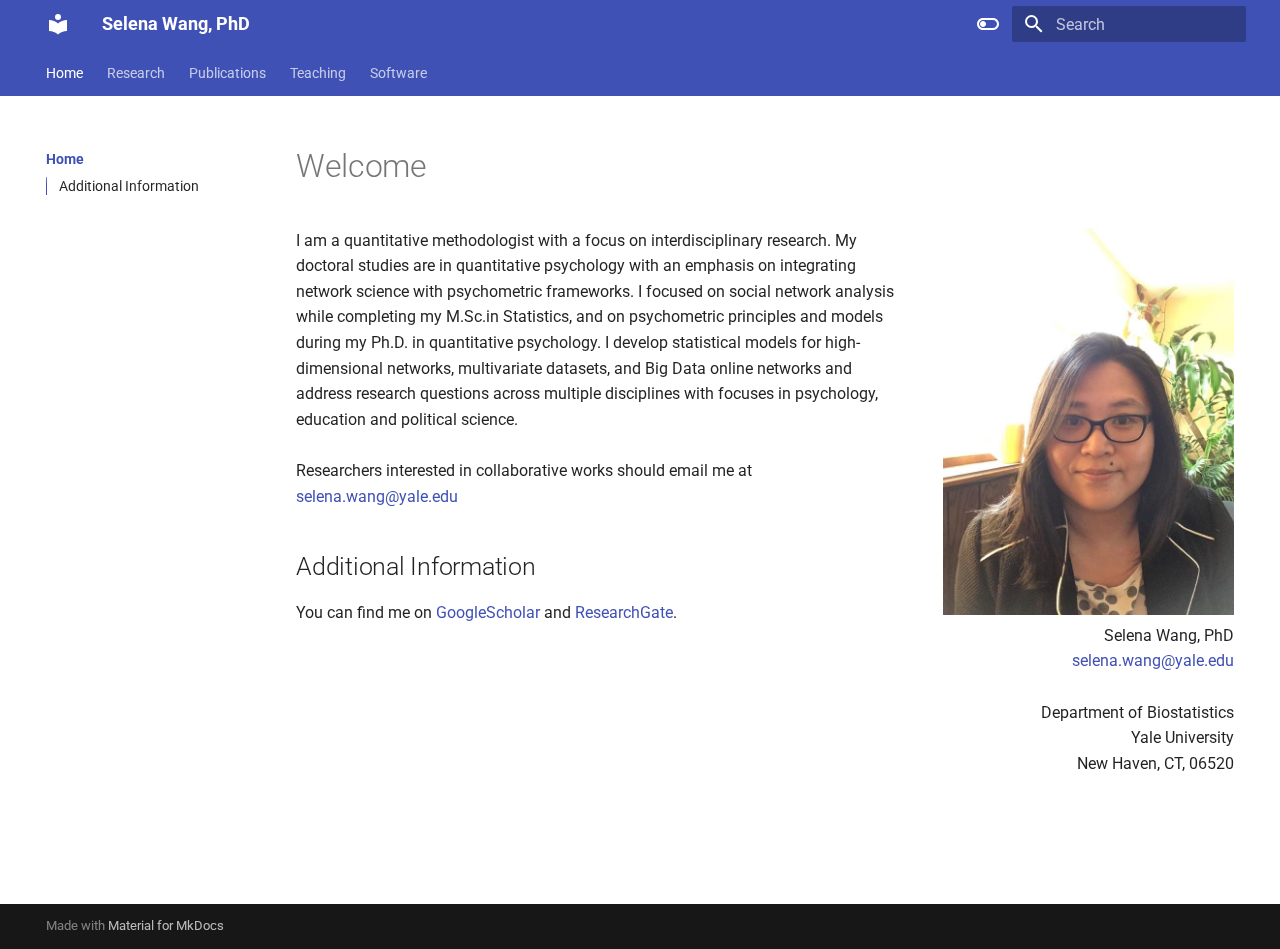
<file: site/home/index.html>
<!doctype html>
<html lang="en" class="no-js">
  <head>
    
      <meta charset="utf-8">
      <meta name="viewport" content="width=device-width,initial-scale=1">
      
      
      
      
      
        <link rel="next" href="../research/">
      
      
      <link rel="icon" href="../assets/images/favicon.png">
      <meta name="generator" content="mkdocs-1.5.2, mkdocs-material-9.2.8">
    
    
      
        <title>Home - Selena Wang, PhD</title>
      
    
    
      <link rel="stylesheet" href="../assets/stylesheets/main.046329b4.min.css">
      
        
        <link rel="stylesheet" href="../assets/stylesheets/palette.85d0ee34.min.css">
      
      


    
    
      
    
    
      
        
        
        <link rel="preconnect" href="https://fonts.gstatic.com" crossorigin>
        <link rel="stylesheet" href="https://fonts.googleapis.com/css?family=Roboto:300,300i,400,400i,700,700i%7CRoboto+Mono:400,400i,700,700i&display=fallback">
        <style>:root{--md-text-font:"Roboto";--md-code-font:"Roboto Mono"}</style>
      
    
    
      <link rel="stylesheet" href="../styles/extra.css">
    
    <script>__md_scope=new URL("..",location),__md_hash=e=>[...e].reduce((e,_)=>(e<<5)-e+_.charCodeAt(0),0),__md_get=(e,_=localStorage,t=__md_scope)=>JSON.parse(_.getItem(t.pathname+"."+e)),__md_set=(e,_,t=localStorage,a=__md_scope)=>{try{t.setItem(a.pathname+"."+e,JSON.stringify(_))}catch(e){}}</script>
    
      

    
    
    
  </head>
  
  
    
    
      
    
    
    
    
    <body dir="ltr" data-md-color-scheme="default" data-md-color-primary="indigo" data-md-color-accent="orange">
  
    
    
      <script>var palette=__md_get("__palette");if(palette&&"object"==typeof palette.color)for(var key of Object.keys(palette.color))document.body.setAttribute("data-md-color-"+key,palette.color[key])</script>
    
    <input class="md-toggle" data-md-toggle="drawer" type="checkbox" id="__drawer" autocomplete="off">
    <input class="md-toggle" data-md-toggle="search" type="checkbox" id="__search" autocomplete="off">
    <label class="md-overlay" for="__drawer"></label>
    <div data-md-component="skip">
      
        
        <a href="#welcome" class="md-skip">
          Skip to content
        </a>
      
    </div>
    <div data-md-component="announce">
      
    </div>
    
    
      

<header class="md-header" data-md-component="header">
  <nav class="md-header__inner md-grid" aria-label="Header">
    <a href=".." title="Selena Wang, PhD" class="md-header__button md-logo" aria-label="Selena Wang, PhD" data-md-component="logo">
      
  
  <svg xmlns="http://www.w3.org/2000/svg" viewBox="0 0 24 24"><path d="M12 8a3 3 0 0 0 3-3 3 3 0 0 0-3-3 3 3 0 0 0-3 3 3 3 0 0 0 3 3m0 3.54C9.64 9.35 6.5 8 3 8v11c3.5 0 6.64 1.35 9 3.54 2.36-2.19 5.5-3.54 9-3.54V8c-3.5 0-6.64 1.35-9 3.54Z"/></svg>

    </a>
    <label class="md-header__button md-icon" for="__drawer">
      
      <svg xmlns="http://www.w3.org/2000/svg" viewBox="0 0 24 24"><path d="M3 6h18v2H3V6m0 5h18v2H3v-2m0 5h18v2H3v-2Z"/></svg>
    </label>
    <div class="md-header__title" data-md-component="header-title">
      <div class="md-header__ellipsis">
        <div class="md-header__topic">
          <span class="md-ellipsis">
            Selena Wang, PhD
          </span>
        </div>
        <div class="md-header__topic" data-md-component="header-topic">
          <span class="md-ellipsis">
            
              Home
            
          </span>
        </div>
      </div>
    </div>
    
      
        <form class="md-header__option" data-md-component="palette">
  
    
    
    
    <input class="md-option" data-md-color-media="(prefers-color-scheme: light)" data-md-color-scheme="default" data-md-color-primary="indigo" data-md-color-accent="orange"  aria-label="Switch to dark mode"  type="radio" name="__palette" id="__palette_1">
    
      <label class="md-header__button md-icon" title="Switch to dark mode" for="__palette_2" hidden>
        <svg xmlns="http://www.w3.org/2000/svg" viewBox="0 0 24 24"><path d="M17 6H7c-3.31 0-6 2.69-6 6s2.69 6 6 6h10c3.31 0 6-2.69 6-6s-2.69-6-6-6zm0 10H7c-2.21 0-4-1.79-4-4s1.79-4 4-4h10c2.21 0 4 1.79 4 4s-1.79 4-4 4zM7 9c-1.66 0-3 1.34-3 3s1.34 3 3 3 3-1.34 3-3-1.34-3-3-3z"/></svg>
      </label>
    
  
    
    
    
    <input class="md-option" data-md-color-media="(prefers-color-scheme: dark)" data-md-color-scheme="slate" data-md-color-primary="indigo" data-md-color-accent="orange"  aria-label="Switch to light mode"  type="radio" name="__palette" id="__palette_2">
    
      <label class="md-header__button md-icon" title="Switch to light mode" for="__palette_1" hidden>
        <svg xmlns="http://www.w3.org/2000/svg" viewBox="0 0 24 24"><path d="M17 7H7a5 5 0 0 0-5 5 5 5 0 0 0 5 5h10a5 5 0 0 0 5-5 5 5 0 0 0-5-5m0 8a3 3 0 0 1-3-3 3 3 0 0 1 3-3 3 3 0 0 1 3 3 3 3 0 0 1-3 3Z"/></svg>
      </label>
    
  
</form>
      
    
    
    
      <label class="md-header__button md-icon" for="__search">
        
        <svg xmlns="http://www.w3.org/2000/svg" viewBox="0 0 24 24"><path d="M9.5 3A6.5 6.5 0 0 1 16 9.5c0 1.61-.59 3.09-1.56 4.23l.27.27h.79l5 5-1.5 1.5-5-5v-.79l-.27-.27A6.516 6.516 0 0 1 9.5 16 6.5 6.5 0 0 1 3 9.5 6.5 6.5 0 0 1 9.5 3m0 2C7 5 5 7 5 9.5S7 14 9.5 14 14 12 14 9.5 12 5 9.5 5Z"/></svg>
      </label>
      <div class="md-search" data-md-component="search" role="dialog">
  <label class="md-search__overlay" for="__search"></label>
  <div class="md-search__inner" role="search">
    <form class="md-search__form" name="search">
      <input type="text" class="md-search__input" name="query" aria-label="Search" placeholder="Search" autocapitalize="off" autocorrect="off" autocomplete="off" spellcheck="false" data-md-component="search-query" required>
      <label class="md-search__icon md-icon" for="__search">
        
        <svg xmlns="http://www.w3.org/2000/svg" viewBox="0 0 24 24"><path d="M9.5 3A6.5 6.5 0 0 1 16 9.5c0 1.61-.59 3.09-1.56 4.23l.27.27h.79l5 5-1.5 1.5-5-5v-.79l-.27-.27A6.516 6.516 0 0 1 9.5 16 6.5 6.5 0 0 1 3 9.5 6.5 6.5 0 0 1 9.5 3m0 2C7 5 5 7 5 9.5S7 14 9.5 14 14 12 14 9.5 12 5 9.5 5Z"/></svg>
        
        <svg xmlns="http://www.w3.org/2000/svg" viewBox="0 0 24 24"><path d="M20 11v2H8l5.5 5.5-1.42 1.42L4.16 12l7.92-7.92L13.5 5.5 8 11h12Z"/></svg>
      </label>
      <nav class="md-search__options" aria-label="Search">
        
        <button type="reset" class="md-search__icon md-icon" title="Clear" aria-label="Clear" tabindex="-1">
          
          <svg xmlns="http://www.w3.org/2000/svg" viewBox="0 0 24 24"><path d="M19 6.41 17.59 5 12 10.59 6.41 5 5 6.41 10.59 12 5 17.59 6.41 19 12 13.41 17.59 19 19 17.59 13.41 12 19 6.41Z"/></svg>
        </button>
      </nav>
      
    </form>
    <div class="md-search__output">
      <div class="md-search__scrollwrap" data-md-scrollfix>
        <div class="md-search-result" data-md-component="search-result">
          <div class="md-search-result__meta">
            Initializing search
          </div>
          <ol class="md-search-result__list" role="presentation"></ol>
        </div>
      </div>
    </div>
  </div>
</div>
    
    
  </nav>
  
</header>
    
    <div class="md-container" data-md-component="container">
      
      
        
          
            
<nav class="md-tabs" aria-label="Tabs" data-md-component="tabs">
  <div class="md-grid">
    <ul class="md-tabs__list">
      
        
  
  
    
  
  
    <li class="md-tabs__item md-tabs__item--active">
      <a href="./" class="md-tabs__link">
        
  
    
  
  Home

      </a>
    </li>
  

      
        
  
  
  
    <li class="md-tabs__item">
      <a href="../research/" class="md-tabs__link">
        
  
    
  
  Research

      </a>
    </li>
  

      
        
  
  
  
    <li class="md-tabs__item">
      <a href="../publications/" class="md-tabs__link">
        
  
    
  
  Publications

      </a>
    </li>
  

      
        
  
  
  
    <li class="md-tabs__item">
      <a href="../teaching/" class="md-tabs__link">
        
  
    
  
  Teaching

      </a>
    </li>
  

      
        
  
  
  
    <li class="md-tabs__item">
      <a href="../software/" class="md-tabs__link">
        
  
    
  
  Software

      </a>
    </li>
  

      
    </ul>
  </div>
</nav>
          
        
      
      <main class="md-main" data-md-component="main">
        <div class="md-main__inner md-grid">
          
            
              
              <div class="md-sidebar md-sidebar--primary" data-md-component="sidebar" data-md-type="navigation" >
                <div class="md-sidebar__scrollwrap">
                  <div class="md-sidebar__inner">
                    


  


  

<nav class="md-nav md-nav--primary md-nav--lifted md-nav--integrated" aria-label="Navigation" data-md-level="0">
  <label class="md-nav__title" for="__drawer">
    <a href=".." title="Selena Wang, PhD" class="md-nav__button md-logo" aria-label="Selena Wang, PhD" data-md-component="logo">
      
  
  <svg xmlns="http://www.w3.org/2000/svg" viewBox="0 0 24 24"><path d="M12 8a3 3 0 0 0 3-3 3 3 0 0 0-3-3 3 3 0 0 0-3 3 3 3 0 0 0 3 3m0 3.54C9.64 9.35 6.5 8 3 8v11c3.5 0 6.64 1.35 9 3.54 2.36-2.19 5.5-3.54 9-3.54V8c-3.5 0-6.64 1.35-9 3.54Z"/></svg>

    </a>
    Selena Wang, PhD
  </label>
  
  <ul class="md-nav__list" data-md-scrollfix>
    
      
      
  
  
    
  
  
    <li class="md-nav__item md-nav__item--active">
      
      <input class="md-nav__toggle md-toggle" type="checkbox" id="__toc">
      
      
        
      
      
        <label class="md-nav__link md-nav__link--active" for="__toc">
          
  
  <span class="md-ellipsis">
    Home
  </span>
  

          <span class="md-nav__icon md-icon"></span>
        </label>
      
      <a href="./" class="md-nav__link md-nav__link--active">
        
  
  <span class="md-ellipsis">
    Home
  </span>
  

      </a>
      
        

<nav class="md-nav md-nav--secondary" aria-label="Table of contents">
  
  
  
    
  
  
    <label class="md-nav__title" for="__toc">
      <span class="md-nav__icon md-icon"></span>
      Table of contents
    </label>
    <ul class="md-nav__list" data-md-component="toc" data-md-scrollfix>
      
        <li class="md-nav__item">
  <a href="#additional-information" class="md-nav__link">
    Additional Information
  </a>
  
</li>
      
    </ul>
  
</nav>
      
    </li>
  

    
      
      
  
  
  
    <li class="md-nav__item">
      <a href="../research/" class="md-nav__link">
        
  
  <span class="md-ellipsis">
    Research
  </span>
  

      </a>
    </li>
  

    
      
      
  
  
  
    <li class="md-nav__item">
      <a href="../publications/" class="md-nav__link">
        
  
  <span class="md-ellipsis">
    Publications
  </span>
  

      </a>
    </li>
  

    
      
      
  
  
  
    <li class="md-nav__item">
      <a href="../teaching/" class="md-nav__link">
        
  
  <span class="md-ellipsis">
    Teaching
  </span>
  

      </a>
    </li>
  

    
      
      
  
  
  
    <li class="md-nav__item">
      <a href="../software/" class="md-nav__link">
        
  
  <span class="md-ellipsis">
    Software
  </span>
  

      </a>
    </li>
  

    
  </ul>
</nav>
                  </div>
                </div>
              </div>
            
            
          
          
            <div class="md-content" data-md-component="content">
              <article class="md-content__inner md-typeset">
                
                  


<h1 id="welcome">Welcome</h1>
<p><span class="right-col">
    <img alt="Me" src="../images/profile.png" />
    Selena Wang, PhD<br/>
    <a href="mailto: selena.wang@yale.edu">selena.wang@yale.edu</a><br/>
    <br/>
    Department of Biostatistics<br/>
    Yale University<br/>
    New Haven, CT, 06520
    <br/>
    <br/>
    <br/>
    <br/>
    <br/>
    <br/>
</span>
<span class="left-col">
    I am a quantitative methodologist with a focus on interdisciplinary research. My doctoral studies are in quantitative psychology with an emphasis on integrating network science with psychometric frameworks. I focused on social network analysis while completing my M.Sc.in Statistics, and on psychometric principles and models during my Ph.D. in quantitative psychology. I develop statistical models for high-dimensional networks, multivariate datasets, and Big Data online networks and address research questions across multiple disciplines with focuses in psychology, education and political science. 
    <br/>
    <br/>
    Researchers interested in collaborative works should email me at <a href="mailto: selena.wang@yale.edu">selena.wang@yale.edu</a>
</span></p>
<h2 id="additional-information">Additional Information</h2>
<p>You can find me on <a href="https://scholar.google.com/citations?user=fNviUbsAAAAJ&amp;hl=en&amp;oi=ao">GoogleScholar</a> and <a href="https://www.researchgate.net/profile/Selena-Wang-2">ResearchGate</a>. </p>





                
              </article>
            </div>
          
          
  <script>var tabs=__md_get("__tabs");if(Array.isArray(tabs))e:for(var set of document.querySelectorAll(".tabbed-set")){var tab,labels=set.querySelector(".tabbed-labels");for(tab of tabs)for(var label of labels.getElementsByTagName("label"))if(label.innerText.trim()===tab){var input=document.getElementById(label.htmlFor);input.checked=!0;continue e}}</script>

        </div>
        
      </main>
      
        <footer class="md-footer">
  
  <div class="md-footer-meta md-typeset">
    <div class="md-footer-meta__inner md-grid">
      <div class="md-copyright">
  
  
    Made with
    <a href="https://squidfunk.github.io/mkdocs-material/" target="_blank" rel="noopener">
      Material for MkDocs
    </a>
  
</div>
      
    </div>
  </div>
</footer>
      
    </div>
    <div class="md-dialog" data-md-component="dialog">
      <div class="md-dialog__inner md-typeset"></div>
    </div>
    
    <script id="__config" type="application/json">{"base": "..", "features": ["navigation.instant", "navigation.tracking", "navigation.tabs", "navigation.sections", "content.code.copy", "content.code.annotate", "toc.integrate", "content.tabs.link"], "search": "../assets/javascripts/workers/search.dfff1995.min.js", "translations": {"clipboard.copied": "Copied to clipboard", "clipboard.copy": "Copy to clipboard", "search.result.more.one": "1 more on this page", "search.result.more.other": "# more on this page", "search.result.none": "No matching documents", "search.result.one": "1 matching document", "search.result.other": "# matching documents", "search.result.placeholder": "Type to start searching", "search.result.term.missing": "Missing", "select.version": "Select version"}}</script>
    
    
      <script src="../assets/javascripts/bundle.dff1b7c8.min.js"></script>
      
    
  </body>
</html>
</file>
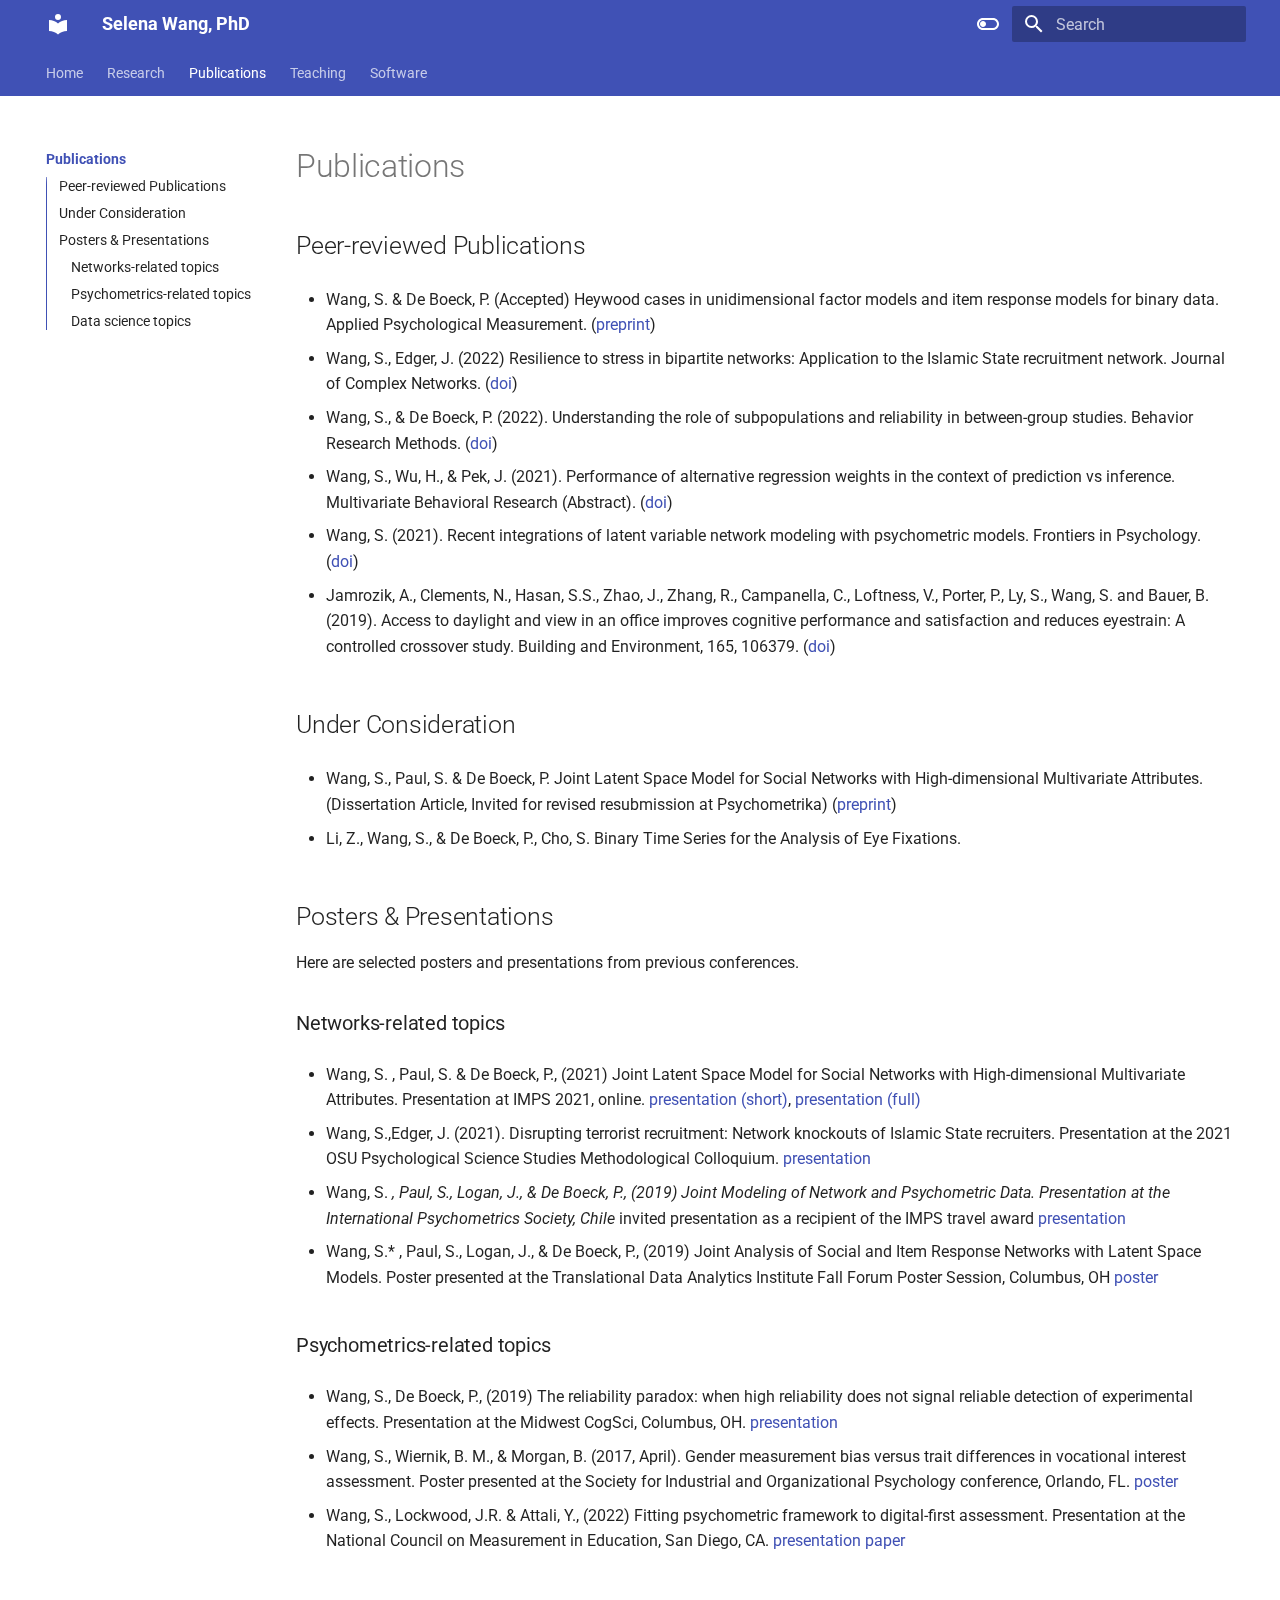
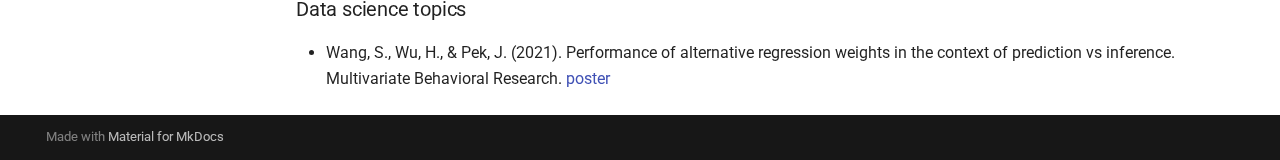
<file: site/publications/index.html>
<!doctype html>
<html lang="en" class="no-js">
  <head>
    
      <meta charset="utf-8">
      <meta name="viewport" content="width=device-width,initial-scale=1">
      
      
      
      
        <link rel="prev" href="../research/">
      
      
        <link rel="next" href="../teaching/">
      
      
      <link rel="icon" href="../assets/images/favicon.png">
      <meta name="generator" content="mkdocs-1.5.2, mkdocs-material-9.2.8">
    
    
      
        <title>Publications - Selena Wang, PhD</title>
      
    
    
      <link rel="stylesheet" href="../assets/stylesheets/main.046329b4.min.css">
      
        
        <link rel="stylesheet" href="../assets/stylesheets/palette.85d0ee34.min.css">
      
      


    
    
      
    
    
      
        
        
        <link rel="preconnect" href="https://fonts.gstatic.com" crossorigin>
        <link rel="stylesheet" href="https://fonts.googleapis.com/css?family=Roboto:300,300i,400,400i,700,700i%7CRoboto+Mono:400,400i,700,700i&display=fallback">
        <style>:root{--md-text-font:"Roboto";--md-code-font:"Roboto Mono"}</style>
      
    
    
      <link rel="stylesheet" href="../styles/extra.css">
    
    <script>__md_scope=new URL("..",location),__md_hash=e=>[...e].reduce((e,_)=>(e<<5)-e+_.charCodeAt(0),0),__md_get=(e,_=localStorage,t=__md_scope)=>JSON.parse(_.getItem(t.pathname+"."+e)),__md_set=(e,_,t=localStorage,a=__md_scope)=>{try{t.setItem(a.pathname+"."+e,JSON.stringify(_))}catch(e){}}</script>
    
      

    
    
    
  </head>
  
  
    
    
      
    
    
    
    
    <body dir="ltr" data-md-color-scheme="default" data-md-color-primary="indigo" data-md-color-accent="orange">
  
    
    
      <script>var palette=__md_get("__palette");if(palette&&"object"==typeof palette.color)for(var key of Object.keys(palette.color))document.body.setAttribute("data-md-color-"+key,palette.color[key])</script>
    
    <input class="md-toggle" data-md-toggle="drawer" type="checkbox" id="__drawer" autocomplete="off">
    <input class="md-toggle" data-md-toggle="search" type="checkbox" id="__search" autocomplete="off">
    <label class="md-overlay" for="__drawer"></label>
    <div data-md-component="skip">
      
        
        <a href="#peer-reviewed-publications" class="md-skip">
          Skip to content
        </a>
      
    </div>
    <div data-md-component="announce">
      
    </div>
    
    
      

<header class="md-header" data-md-component="header">
  <nav class="md-header__inner md-grid" aria-label="Header">
    <a href=".." title="Selena Wang, PhD" class="md-header__button md-logo" aria-label="Selena Wang, PhD" data-md-component="logo">
      
  
  <svg xmlns="http://www.w3.org/2000/svg" viewBox="0 0 24 24"><path d="M12 8a3 3 0 0 0 3-3 3 3 0 0 0-3-3 3 3 0 0 0-3 3 3 3 0 0 0 3 3m0 3.54C9.64 9.35 6.5 8 3 8v11c3.5 0 6.64 1.35 9 3.54 2.36-2.19 5.5-3.54 9-3.54V8c-3.5 0-6.64 1.35-9 3.54Z"/></svg>

    </a>
    <label class="md-header__button md-icon" for="__drawer">
      
      <svg xmlns="http://www.w3.org/2000/svg" viewBox="0 0 24 24"><path d="M3 6h18v2H3V6m0 5h18v2H3v-2m0 5h18v2H3v-2Z"/></svg>
    </label>
    <div class="md-header__title" data-md-component="header-title">
      <div class="md-header__ellipsis">
        <div class="md-header__topic">
          <span class="md-ellipsis">
            Selena Wang, PhD
          </span>
        </div>
        <div class="md-header__topic" data-md-component="header-topic">
          <span class="md-ellipsis">
            
              Publications
            
          </span>
        </div>
      </div>
    </div>
    
      
        <form class="md-header__option" data-md-component="palette">
  
    
    
    
    <input class="md-option" data-md-color-media="(prefers-color-scheme: light)" data-md-color-scheme="default" data-md-color-primary="indigo" data-md-color-accent="orange"  aria-label="Switch to dark mode"  type="radio" name="__palette" id="__palette_1">
    
      <label class="md-header__button md-icon" title="Switch to dark mode" for="__palette_2" hidden>
        <svg xmlns="http://www.w3.org/2000/svg" viewBox="0 0 24 24"><path d="M17 6H7c-3.31 0-6 2.69-6 6s2.69 6 6 6h10c3.31 0 6-2.69 6-6s-2.69-6-6-6zm0 10H7c-2.21 0-4-1.79-4-4s1.79-4 4-4h10c2.21 0 4 1.79 4 4s-1.79 4-4 4zM7 9c-1.66 0-3 1.34-3 3s1.34 3 3 3 3-1.34 3-3-1.34-3-3-3z"/></svg>
      </label>
    
  
    
    
    
    <input class="md-option" data-md-color-media="(prefers-color-scheme: dark)" data-md-color-scheme="slate" data-md-color-primary="indigo" data-md-color-accent="orange"  aria-label="Switch to light mode"  type="radio" name="__palette" id="__palette_2">
    
      <label class="md-header__button md-icon" title="Switch to light mode" for="__palette_1" hidden>
        <svg xmlns="http://www.w3.org/2000/svg" viewBox="0 0 24 24"><path d="M17 7H7a5 5 0 0 0-5 5 5 5 0 0 0 5 5h10a5 5 0 0 0 5-5 5 5 0 0 0-5-5m0 8a3 3 0 0 1-3-3 3 3 0 0 1 3-3 3 3 0 0 1 3 3 3 3 0 0 1-3 3Z"/></svg>
      </label>
    
  
</form>
      
    
    
    
      <label class="md-header__button md-icon" for="__search">
        
        <svg xmlns="http://www.w3.org/2000/svg" viewBox="0 0 24 24"><path d="M9.5 3A6.5 6.5 0 0 1 16 9.5c0 1.61-.59 3.09-1.56 4.23l.27.27h.79l5 5-1.5 1.5-5-5v-.79l-.27-.27A6.516 6.516 0 0 1 9.5 16 6.5 6.5 0 0 1 3 9.5 6.5 6.5 0 0 1 9.5 3m0 2C7 5 5 7 5 9.5S7 14 9.5 14 14 12 14 9.5 12 5 9.5 5Z"/></svg>
      </label>
      <div class="md-search" data-md-component="search" role="dialog">
  <label class="md-search__overlay" for="__search"></label>
  <div class="md-search__inner" role="search">
    <form class="md-search__form" name="search">
      <input type="text" class="md-search__input" name="query" aria-label="Search" placeholder="Search" autocapitalize="off" autocorrect="off" autocomplete="off" spellcheck="false" data-md-component="search-query" required>
      <label class="md-search__icon md-icon" for="__search">
        
        <svg xmlns="http://www.w3.org/2000/svg" viewBox="0 0 24 24"><path d="M9.5 3A6.5 6.5 0 0 1 16 9.5c0 1.61-.59 3.09-1.56 4.23l.27.27h.79l5 5-1.5 1.5-5-5v-.79l-.27-.27A6.516 6.516 0 0 1 9.5 16 6.5 6.5 0 0 1 3 9.5 6.5 6.5 0 0 1 9.5 3m0 2C7 5 5 7 5 9.5S7 14 9.5 14 14 12 14 9.5 12 5 9.5 5Z"/></svg>
        
        <svg xmlns="http://www.w3.org/2000/svg" viewBox="0 0 24 24"><path d="M20 11v2H8l5.5 5.5-1.42 1.42L4.16 12l7.92-7.92L13.5 5.5 8 11h12Z"/></svg>
      </label>
      <nav class="md-search__options" aria-label="Search">
        
        <button type="reset" class="md-search__icon md-icon" title="Clear" aria-label="Clear" tabindex="-1">
          
          <svg xmlns="http://www.w3.org/2000/svg" viewBox="0 0 24 24"><path d="M19 6.41 17.59 5 12 10.59 6.41 5 5 6.41 10.59 12 5 17.59 6.41 19 12 13.41 17.59 19 19 17.59 13.41 12 19 6.41Z"/></svg>
        </button>
      </nav>
      
    </form>
    <div class="md-search__output">
      <div class="md-search__scrollwrap" data-md-scrollfix>
        <div class="md-search-result" data-md-component="search-result">
          <div class="md-search-result__meta">
            Initializing search
          </div>
          <ol class="md-search-result__list" role="presentation"></ol>
        </div>
      </div>
    </div>
  </div>
</div>
    
    
  </nav>
  
</header>
    
    <div class="md-container" data-md-component="container">
      
      
        
          
            
<nav class="md-tabs" aria-label="Tabs" data-md-component="tabs">
  <div class="md-grid">
    <ul class="md-tabs__list">
      
        
  
  
  
    <li class="md-tabs__item">
      <a href="../home/" class="md-tabs__link">
        
  
    
  
  Home

      </a>
    </li>
  

      
        
  
  
  
    <li class="md-tabs__item">
      <a href="../research/" class="md-tabs__link">
        
  
    
  
  Research

      </a>
    </li>
  

      
        
  
  
    
  
  
    <li class="md-tabs__item md-tabs__item--active">
      <a href="./" class="md-tabs__link">
        
  
    
  
  Publications

      </a>
    </li>
  

      
        
  
  
  
    <li class="md-tabs__item">
      <a href="../teaching/" class="md-tabs__link">
        
  
    
  
  Teaching

      </a>
    </li>
  

      
        
  
  
  
    <li class="md-tabs__item">
      <a href="../software/" class="md-tabs__link">
        
  
    
  
  Software

      </a>
    </li>
  

      
    </ul>
  </div>
</nav>
          
        
      
      <main class="md-main" data-md-component="main">
        <div class="md-main__inner md-grid">
          
            
              
              <div class="md-sidebar md-sidebar--primary" data-md-component="sidebar" data-md-type="navigation" >
                <div class="md-sidebar__scrollwrap">
                  <div class="md-sidebar__inner">
                    


  


  

<nav class="md-nav md-nav--primary md-nav--lifted md-nav--integrated" aria-label="Navigation" data-md-level="0">
  <label class="md-nav__title" for="__drawer">
    <a href=".." title="Selena Wang, PhD" class="md-nav__button md-logo" aria-label="Selena Wang, PhD" data-md-component="logo">
      
  
  <svg xmlns="http://www.w3.org/2000/svg" viewBox="0 0 24 24"><path d="M12 8a3 3 0 0 0 3-3 3 3 0 0 0-3-3 3 3 0 0 0-3 3 3 3 0 0 0 3 3m0 3.54C9.64 9.35 6.5 8 3 8v11c3.5 0 6.64 1.35 9 3.54 2.36-2.19 5.5-3.54 9-3.54V8c-3.5 0-6.64 1.35-9 3.54Z"/></svg>

    </a>
    Selena Wang, PhD
  </label>
  
  <ul class="md-nav__list" data-md-scrollfix>
    
      
      
  
  
  
    <li class="md-nav__item">
      <a href="../home/" class="md-nav__link">
        
  
  <span class="md-ellipsis">
    Home
  </span>
  

      </a>
    </li>
  

    
      
      
  
  
  
    <li class="md-nav__item">
      <a href="../research/" class="md-nav__link">
        
  
  <span class="md-ellipsis">
    Research
  </span>
  

      </a>
    </li>
  

    
      
      
  
  
    
  
  
    <li class="md-nav__item md-nav__item--active">
      
      <input class="md-nav__toggle md-toggle" type="checkbox" id="__toc">
      
      
      
        <label class="md-nav__link md-nav__link--active" for="__toc">
          
  
  <span class="md-ellipsis">
    Publications
  </span>
  

          <span class="md-nav__icon md-icon"></span>
        </label>
      
      <a href="./" class="md-nav__link md-nav__link--active">
        
  
  <span class="md-ellipsis">
    Publications
  </span>
  

      </a>
      
        

<nav class="md-nav md-nav--secondary" aria-label="Table of contents">
  
  
  
  
    <label class="md-nav__title" for="__toc">
      <span class="md-nav__icon md-icon"></span>
      Table of contents
    </label>
    <ul class="md-nav__list" data-md-component="toc" data-md-scrollfix>
      
        <li class="md-nav__item">
  <a href="#peer-reviewed-publications" class="md-nav__link">
    Peer-reviewed Publications
  </a>
  
</li>
      
        <li class="md-nav__item">
  <a href="#under-consideration" class="md-nav__link">
    Under Consideration
  </a>
  
</li>
      
        <li class="md-nav__item">
  <a href="#posters-presentations" class="md-nav__link">
    Posters &amp; Presentations
  </a>
  
    <nav class="md-nav" aria-label="Posters & Presentations">
      <ul class="md-nav__list">
        
          <li class="md-nav__item">
  <a href="#networks-related-topics" class="md-nav__link">
    Networks-related topics
  </a>
  
</li>
        
          <li class="md-nav__item">
  <a href="#psychometrics-related-topics" class="md-nav__link">
    Psychometrics-related topics
  </a>
  
</li>
        
          <li class="md-nav__item">
  <a href="#data-science-topics" class="md-nav__link">
    Data science topics
  </a>
  
</li>
        
      </ul>
    </nav>
  
</li>
      
    </ul>
  
</nav>
      
    </li>
  

    
      
      
  
  
  
    <li class="md-nav__item">
      <a href="../teaching/" class="md-nav__link">
        
  
  <span class="md-ellipsis">
    Teaching
  </span>
  

      </a>
    </li>
  

    
      
      
  
  
  
    <li class="md-nav__item">
      <a href="../software/" class="md-nav__link">
        
  
  <span class="md-ellipsis">
    Software
  </span>
  

      </a>
    </li>
  

    
  </ul>
</nav>
                  </div>
                </div>
              </div>
            
            
          
          
            <div class="md-content" data-md-component="content">
              <article class="md-content__inner md-typeset">
                
                  


  <h1>Publications</h1>

<h2 id="peer-reviewed-publications">Peer-reviewed Publications</h2>
<ul>
<li>
<p>Wang, S. &amp; De Boeck, P. (Accepted) Heywood cases in unidimensional factor models and item response models for binary data. Applied Psychological Measurement. (<a href="https://arxiv.org/abs/2108.04925">preprint</a>)</p>
</li>
<li>
<p>Wang, S., Edger, J. (2022) Resilience to stress in bipartite networks: Application to the Islamic State recruitment network. Journal of Complex Networks. (<a href="https://academic.oup.com/comnet/article-abstract/doi/10.1093/comnet/cnac017/6647930">doi</a>)</p>
</li>
<li>
<p>Wang, S., &amp; De Boeck, P. (2022). Understanding the role of subpopulations and reliability in between-group studies. Behavior Research Methods. (<a href="https://link.springer.com/article/10.3758/s13428-021-01700-8">doi</a>)</p>
</li>
<li>
<p>Wang, S., Wu, H., &amp; Pek, J. (2021). Performance of alternative regression weights in the context of prediction vs inference. Multivariate Behavioral Research (Abstract). (<a href="https://www.tandfonline.com/doi/full/10.1080/00273171.2021.2009330">doi</a>)</p>
</li>
<li>
<p>Wang, S. (2021). Recent integrations of latent variable network modeling with psychometric models. Frontiers in Psychology. (<a href="https://www.frontiersin.org/articles/10.3389/fpsyg.2021.773289/full">doi</a>)</p>
</li>
<li>
<p>Jamrozik, A., Clements, N., Hasan, S.S., Zhao, J., Zhang, R., Campanella, C., Loftness, V., Porter, P., Ly, S., Wang, S. and Bauer, B. (2019). Access to daylight and view in an office improves cognitive performance and satisfaction and reduces eyestrain: A controlled crossover study. Building and Environment, 165, 106379. (<a href="https://www.sciencedirect.com/science/article/pii/S036013231930589X?via%3Dihub">doi</a>)</p>
</li>
</ul>
<h2 id="under-consideration">Under Consideration</h2>
<ul>
<li>
<p>Wang, S., Paul, S. &amp; De Boeck, P. Joint Latent Space Model for Social Networks with High-dimensional Multivariate Attributes. (Dissertation Article, Invited for revised resubmission at Psychometrika) (<a href="https://www.researchgate.net/publication/336869456_Joint_Analysis_of_Social_and_Item_Response_Networks_with_Latent_Space_Models">preprint</a>)</p>
</li>
<li>
<p>Li, Z., Wang, S., &amp; De Boeck, P., Cho, S. Binary Time Series for the Analysis of Eye Fixations.</p>
</li>
</ul>
<h2 id="posters-presentations">Posters &amp; Presentations</h2>
<p>Here are selected posters and presentations from previous conferences.</p>
<h3 id="networks-related-topics">Networks-related topics</h3>
<ul>
<li>
<p>Wang, S. , Paul, S. &amp; De Boeck, P., (2021) Joint Latent Space Model for Social Networks with High-dimensional Multivariate Attributes. Presentation at IMPS 2021, online. <a href="https://www.selenawangcv.com/files/05202021network_small.pdf">presentation (short)</a>, <a href="https://www.selenawangcv.com/files/04082021network.pdf">presentation (full)</a></p>
</li>
<li>
<p>Wang, S.,Edger, J. (2021). Disrupting terrorist recruitment: Network knockouts of Islamic State recruiters. Presentation at the 2021 OSU Psychological Science Studies Methodological Colloquium. <a href="https://www.selenawangcv.com/files/isis_network.pdf">presentation</a></p>
</li>
<li>
<p>Wang, S.<em> , Paul, S., Logan, J., &amp; De Boeck, P., (2019) Joint Modeling of Network and Psychometric Data. Presentation at the International Psychometrics Society, Chile </em>invited presentation as a recipient of the IMPS travel award <a href="https://www.selenawangcv.com/files/09222019NetworkPresentation.pdf">presentation</a></p>
</li>
<li>
<p>Wang, S.* , Paul, S., Logan, J., &amp; De Boeck, P., (2019) Joint Analysis of Social and Item Response Networks with Latent Space Models. Poster presented at the Translational Data Analytics Institute Fall Forum Poster Session, Columbus, OH <a href="https://www.selenawangcv.com/files/02042020networkposter.pdf">poster</a></p>
</li>
</ul>
<h3 id="psychometrics-related-topics">Psychometrics-related topics</h3>
<ul>
<li>
<p>Wang, S., De Boeck, P., (2019) The reliability paradox: when high reliability does not signal reliable detection of experimental effects. Presentation at the Midwest CogSci, Columbus, OH. <a href="https://www.selenawangcv.com/files/Reliability_presentation.pdf">presentation</a></p>
</li>
<li>
<p>Wang, S., Wiernik, B. M., &amp; Morgan, B. (2017, April). Gender measurement bias versus trait differences in vocational interest assessment. Poster presented at the Society for Industrial and Organizational Psychology conference, Orlando, FL. <a href="https://www.selenawangcv.com/files/SIOP%20gender%20DIF-2.pdf">poster</a></p>
</li>
<li>
<p>Wang, S., Lockwood, J.R. &amp; Attali, Y., (2022) Fitting psychometric framework to digital-first assessment. Presentation at the National Council on Measurement in Education, San Diego, CA. <a href="https://www.selenawangcv.com/files/duolingopresent.pdf">presentation paper</a></p>
</li>
</ul>
<h3 id="data-science-topics">Data science topics</h3>
<ul>
<li>Wang, S., Wu, H., &amp; Pek, J. (2021). Performance of alternative regression weights in the context of prediction vs inference. Multivariate Behavioral Research. <a href="https://www.selenawangcv.com/files/poster_1.pdf">poster</a></li>
</ul>





                
              </article>
            </div>
          
          
  <script>var tabs=__md_get("__tabs");if(Array.isArray(tabs))e:for(var set of document.querySelectorAll(".tabbed-set")){var tab,labels=set.querySelector(".tabbed-labels");for(tab of tabs)for(var label of labels.getElementsByTagName("label"))if(label.innerText.trim()===tab){var input=document.getElementById(label.htmlFor);input.checked=!0;continue e}}</script>

        </div>
        
      </main>
      
        <footer class="md-footer">
  
  <div class="md-footer-meta md-typeset">
    <div class="md-footer-meta__inner md-grid">
      <div class="md-copyright">
  
  
    Made with
    <a href="https://squidfunk.github.io/mkdocs-material/" target="_blank" rel="noopener">
      Material for MkDocs
    </a>
  
</div>
      
    </div>
  </div>
</footer>
      
    </div>
    <div class="md-dialog" data-md-component="dialog">
      <div class="md-dialog__inner md-typeset"></div>
    </div>
    
    <script id="__config" type="application/json">{"base": "..", "features": ["navigation.instant", "navigation.tracking", "navigation.tabs", "navigation.sections", "content.code.copy", "content.code.annotate", "toc.integrate", "content.tabs.link"], "search": "../assets/javascripts/workers/search.dfff1995.min.js", "translations": {"clipboard.copied": "Copied to clipboard", "clipboard.copy": "Copy to clipboard", "search.result.more.one": "1 more on this page", "search.result.more.other": "# more on this page", "search.result.none": "No matching documents", "search.result.one": "1 matching document", "search.result.other": "# matching documents", "search.result.placeholder": "Type to start searching", "search.result.term.missing": "Missing", "select.version": "Select version"}}</script>
    
    
      <script src="../assets/javascripts/bundle.dff1b7c8.min.js"></script>
      
    
  </body>
</html>
</file>
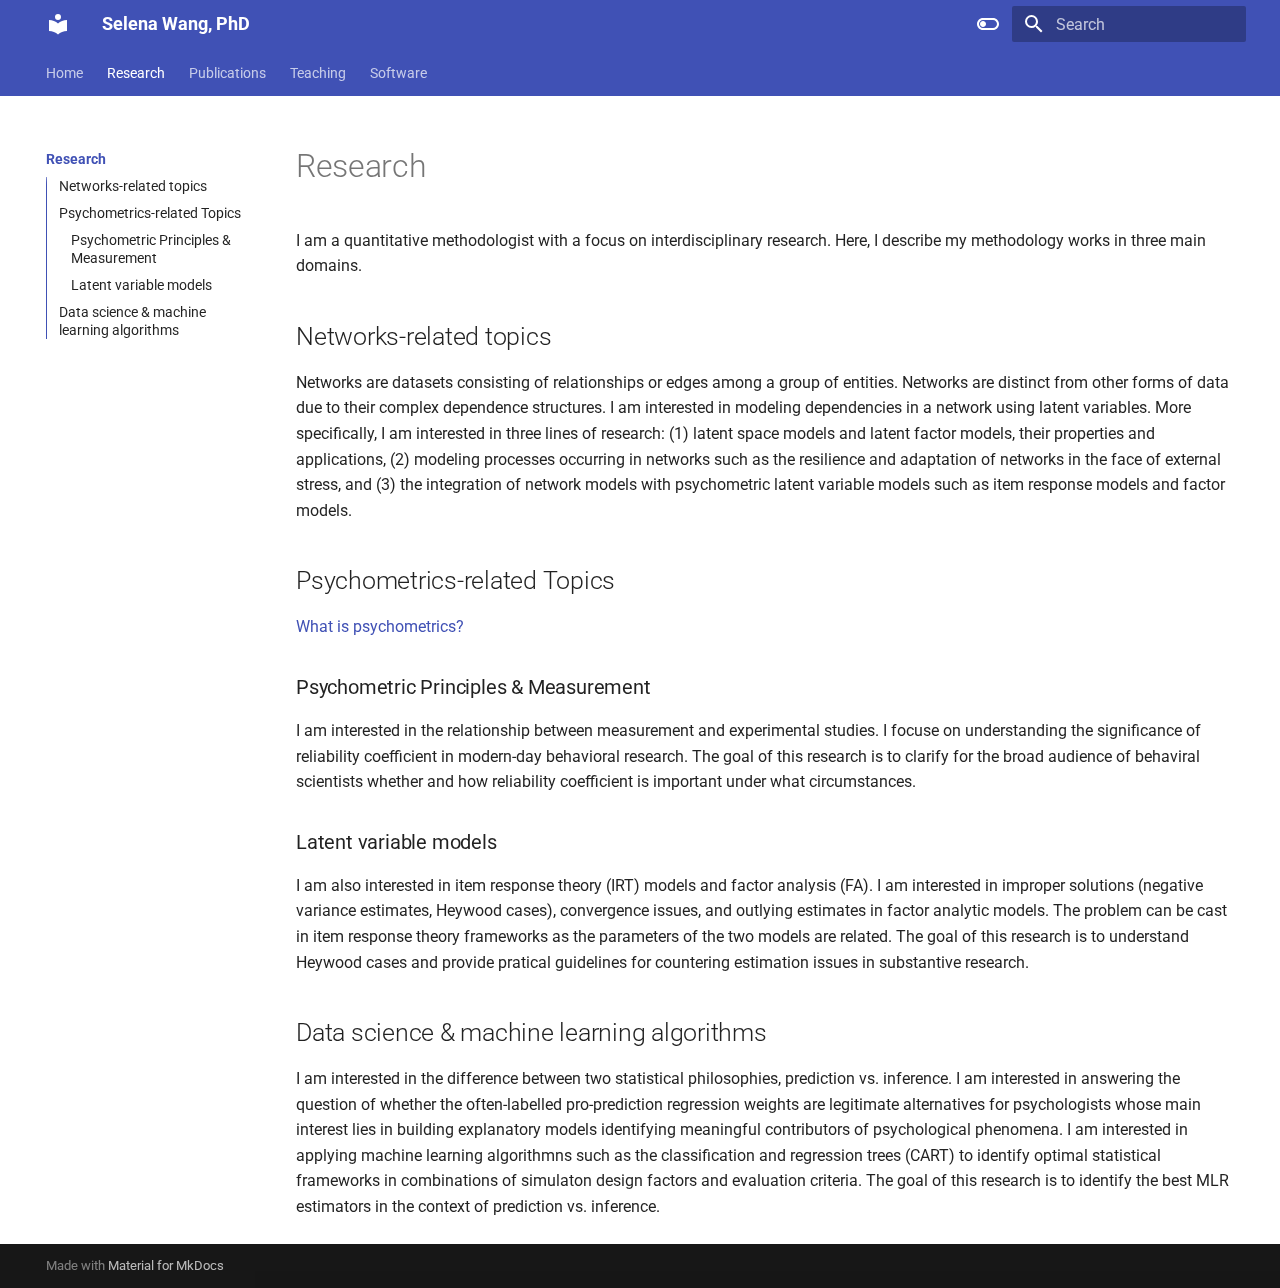
<file: site/research/index.html>
<!doctype html>
<html lang="en" class="no-js">
  <head>
    
      <meta charset="utf-8">
      <meta name="viewport" content="width=device-width,initial-scale=1">
      
      
      
      
        <link rel="prev" href="../home/">
      
      
        <link rel="next" href="../publications/">
      
      
      <link rel="icon" href="../assets/images/favicon.png">
      <meta name="generator" content="mkdocs-1.5.2, mkdocs-material-9.2.8">
    
    
      
        <title>Research - Selena Wang, PhD</title>
      
    
    
      <link rel="stylesheet" href="../assets/stylesheets/main.046329b4.min.css">
      
        
        <link rel="stylesheet" href="../assets/stylesheets/palette.85d0ee34.min.css">
      
      


    
    
      
    
    
      
        
        
        <link rel="preconnect" href="https://fonts.gstatic.com" crossorigin>
        <link rel="stylesheet" href="https://fonts.googleapis.com/css?family=Roboto:300,300i,400,400i,700,700i%7CRoboto+Mono:400,400i,700,700i&display=fallback">
        <style>:root{--md-text-font:"Roboto";--md-code-font:"Roboto Mono"}</style>
      
    
    
      <link rel="stylesheet" href="../styles/extra.css">
    
    <script>__md_scope=new URL("..",location),__md_hash=e=>[...e].reduce((e,_)=>(e<<5)-e+_.charCodeAt(0),0),__md_get=(e,_=localStorage,t=__md_scope)=>JSON.parse(_.getItem(t.pathname+"."+e)),__md_set=(e,_,t=localStorage,a=__md_scope)=>{try{t.setItem(a.pathname+"."+e,JSON.stringify(_))}catch(e){}}</script>
    
      

    
    
    
  </head>
  
  
    
    
      
    
    
    
    
    <body dir="ltr" data-md-color-scheme="default" data-md-color-primary="indigo" data-md-color-accent="orange">
  
    
    
      <script>var palette=__md_get("__palette");if(palette&&"object"==typeof palette.color)for(var key of Object.keys(palette.color))document.body.setAttribute("data-md-color-"+key,palette.color[key])</script>
    
    <input class="md-toggle" data-md-toggle="drawer" type="checkbox" id="__drawer" autocomplete="off">
    <input class="md-toggle" data-md-toggle="search" type="checkbox" id="__search" autocomplete="off">
    <label class="md-overlay" for="__drawer"></label>
    <div data-md-component="skip">
      
        
        <a href="#networks-related-topics" class="md-skip">
          Skip to content
        </a>
      
    </div>
    <div data-md-component="announce">
      
    </div>
    
    
      

<header class="md-header" data-md-component="header">
  <nav class="md-header__inner md-grid" aria-label="Header">
    <a href=".." title="Selena Wang, PhD" class="md-header__button md-logo" aria-label="Selena Wang, PhD" data-md-component="logo">
      
  
  <svg xmlns="http://www.w3.org/2000/svg" viewBox="0 0 24 24"><path d="M12 8a3 3 0 0 0 3-3 3 3 0 0 0-3-3 3 3 0 0 0-3 3 3 3 0 0 0 3 3m0 3.54C9.64 9.35 6.5 8 3 8v11c3.5 0 6.64 1.35 9 3.54 2.36-2.19 5.5-3.54 9-3.54V8c-3.5 0-6.64 1.35-9 3.54Z"/></svg>

    </a>
    <label class="md-header__button md-icon" for="__drawer">
      
      <svg xmlns="http://www.w3.org/2000/svg" viewBox="0 0 24 24"><path d="M3 6h18v2H3V6m0 5h18v2H3v-2m0 5h18v2H3v-2Z"/></svg>
    </label>
    <div class="md-header__title" data-md-component="header-title">
      <div class="md-header__ellipsis">
        <div class="md-header__topic">
          <span class="md-ellipsis">
            Selena Wang, PhD
          </span>
        </div>
        <div class="md-header__topic" data-md-component="header-topic">
          <span class="md-ellipsis">
            
              Research
            
          </span>
        </div>
      </div>
    </div>
    
      
        <form class="md-header__option" data-md-component="palette">
  
    
    
    
    <input class="md-option" data-md-color-media="(prefers-color-scheme: light)" data-md-color-scheme="default" data-md-color-primary="indigo" data-md-color-accent="orange"  aria-label="Switch to dark mode"  type="radio" name="__palette" id="__palette_1">
    
      <label class="md-header__button md-icon" title="Switch to dark mode" for="__palette_2" hidden>
        <svg xmlns="http://www.w3.org/2000/svg" viewBox="0 0 24 24"><path d="M17 6H7c-3.31 0-6 2.69-6 6s2.69 6 6 6h10c3.31 0 6-2.69 6-6s-2.69-6-6-6zm0 10H7c-2.21 0-4-1.79-4-4s1.79-4 4-4h10c2.21 0 4 1.79 4 4s-1.79 4-4 4zM7 9c-1.66 0-3 1.34-3 3s1.34 3 3 3 3-1.34 3-3-1.34-3-3-3z"/></svg>
      </label>
    
  
    
    
    
    <input class="md-option" data-md-color-media="(prefers-color-scheme: dark)" data-md-color-scheme="slate" data-md-color-primary="indigo" data-md-color-accent="orange"  aria-label="Switch to light mode"  type="radio" name="__palette" id="__palette_2">
    
      <label class="md-header__button md-icon" title="Switch to light mode" for="__palette_1" hidden>
        <svg xmlns="http://www.w3.org/2000/svg" viewBox="0 0 24 24"><path d="M17 7H7a5 5 0 0 0-5 5 5 5 0 0 0 5 5h10a5 5 0 0 0 5-5 5 5 0 0 0-5-5m0 8a3 3 0 0 1-3-3 3 3 0 0 1 3-3 3 3 0 0 1 3 3 3 3 0 0 1-3 3Z"/></svg>
      </label>
    
  
</form>
      
    
    
    
      <label class="md-header__button md-icon" for="__search">
        
        <svg xmlns="http://www.w3.org/2000/svg" viewBox="0 0 24 24"><path d="M9.5 3A6.5 6.5 0 0 1 16 9.5c0 1.61-.59 3.09-1.56 4.23l.27.27h.79l5 5-1.5 1.5-5-5v-.79l-.27-.27A6.516 6.516 0 0 1 9.5 16 6.5 6.5 0 0 1 3 9.5 6.5 6.5 0 0 1 9.5 3m0 2C7 5 5 7 5 9.5S7 14 9.5 14 14 12 14 9.5 12 5 9.5 5Z"/></svg>
      </label>
      <div class="md-search" data-md-component="search" role="dialog">
  <label class="md-search__overlay" for="__search"></label>
  <div class="md-search__inner" role="search">
    <form class="md-search__form" name="search">
      <input type="text" class="md-search__input" name="query" aria-label="Search" placeholder="Search" autocapitalize="off" autocorrect="off" autocomplete="off" spellcheck="false" data-md-component="search-query" required>
      <label class="md-search__icon md-icon" for="__search">
        
        <svg xmlns="http://www.w3.org/2000/svg" viewBox="0 0 24 24"><path d="M9.5 3A6.5 6.5 0 0 1 16 9.5c0 1.61-.59 3.09-1.56 4.23l.27.27h.79l5 5-1.5 1.5-5-5v-.79l-.27-.27A6.516 6.516 0 0 1 9.5 16 6.5 6.5 0 0 1 3 9.5 6.5 6.5 0 0 1 9.5 3m0 2C7 5 5 7 5 9.5S7 14 9.5 14 14 12 14 9.5 12 5 9.5 5Z"/></svg>
        
        <svg xmlns="http://www.w3.org/2000/svg" viewBox="0 0 24 24"><path d="M20 11v2H8l5.5 5.5-1.42 1.42L4.16 12l7.92-7.92L13.5 5.5 8 11h12Z"/></svg>
      </label>
      <nav class="md-search__options" aria-label="Search">
        
        <button type="reset" class="md-search__icon md-icon" title="Clear" aria-label="Clear" tabindex="-1">
          
          <svg xmlns="http://www.w3.org/2000/svg" viewBox="0 0 24 24"><path d="M19 6.41 17.59 5 12 10.59 6.41 5 5 6.41 10.59 12 5 17.59 6.41 19 12 13.41 17.59 19 19 17.59 13.41 12 19 6.41Z"/></svg>
        </button>
      </nav>
      
    </form>
    <div class="md-search__output">
      <div class="md-search__scrollwrap" data-md-scrollfix>
        <div class="md-search-result" data-md-component="search-result">
          <div class="md-search-result__meta">
            Initializing search
          </div>
          <ol class="md-search-result__list" role="presentation"></ol>
        </div>
      </div>
    </div>
  </div>
</div>
    
    
  </nav>
  
</header>
    
    <div class="md-container" data-md-component="container">
      
      
        
          
            
<nav class="md-tabs" aria-label="Tabs" data-md-component="tabs">
  <div class="md-grid">
    <ul class="md-tabs__list">
      
        
  
  
  
    <li class="md-tabs__item">
      <a href="../home/" class="md-tabs__link">
        
  
    
  
  Home

      </a>
    </li>
  

      
        
  
  
    
  
  
    <li class="md-tabs__item md-tabs__item--active">
      <a href="./" class="md-tabs__link">
        
  
    
  
  Research

      </a>
    </li>
  

      
        
  
  
  
    <li class="md-tabs__item">
      <a href="../publications/" class="md-tabs__link">
        
  
    
  
  Publications

      </a>
    </li>
  

      
        
  
  
  
    <li class="md-tabs__item">
      <a href="../teaching/" class="md-tabs__link">
        
  
    
  
  Teaching

      </a>
    </li>
  

      
        
  
  
  
    <li class="md-tabs__item">
      <a href="../software/" class="md-tabs__link">
        
  
    
  
  Software

      </a>
    </li>
  

      
    </ul>
  </div>
</nav>
          
        
      
      <main class="md-main" data-md-component="main">
        <div class="md-main__inner md-grid">
          
            
              
              <div class="md-sidebar md-sidebar--primary" data-md-component="sidebar" data-md-type="navigation" >
                <div class="md-sidebar__scrollwrap">
                  <div class="md-sidebar__inner">
                    


  


  

<nav class="md-nav md-nav--primary md-nav--lifted md-nav--integrated" aria-label="Navigation" data-md-level="0">
  <label class="md-nav__title" for="__drawer">
    <a href=".." title="Selena Wang, PhD" class="md-nav__button md-logo" aria-label="Selena Wang, PhD" data-md-component="logo">
      
  
  <svg xmlns="http://www.w3.org/2000/svg" viewBox="0 0 24 24"><path d="M12 8a3 3 0 0 0 3-3 3 3 0 0 0-3-3 3 3 0 0 0-3 3 3 3 0 0 0 3 3m0 3.54C9.64 9.35 6.5 8 3 8v11c3.5 0 6.64 1.35 9 3.54 2.36-2.19 5.5-3.54 9-3.54V8c-3.5 0-6.64 1.35-9 3.54Z"/></svg>

    </a>
    Selena Wang, PhD
  </label>
  
  <ul class="md-nav__list" data-md-scrollfix>
    
      
      
  
  
  
    <li class="md-nav__item">
      <a href="../home/" class="md-nav__link">
        
  
  <span class="md-ellipsis">
    Home
  </span>
  

      </a>
    </li>
  

    
      
      
  
  
    
  
  
    <li class="md-nav__item md-nav__item--active">
      
      <input class="md-nav__toggle md-toggle" type="checkbox" id="__toc">
      
      
      
        <label class="md-nav__link md-nav__link--active" for="__toc">
          
  
  <span class="md-ellipsis">
    Research
  </span>
  

          <span class="md-nav__icon md-icon"></span>
        </label>
      
      <a href="./" class="md-nav__link md-nav__link--active">
        
  
  <span class="md-ellipsis">
    Research
  </span>
  

      </a>
      
        

<nav class="md-nav md-nav--secondary" aria-label="Table of contents">
  
  
  
  
    <label class="md-nav__title" for="__toc">
      <span class="md-nav__icon md-icon"></span>
      Table of contents
    </label>
    <ul class="md-nav__list" data-md-component="toc" data-md-scrollfix>
      
        <li class="md-nav__item">
  <a href="#networks-related-topics" class="md-nav__link">
    Networks-related topics
  </a>
  
</li>
      
        <li class="md-nav__item">
  <a href="#psychometrics-related-topics" class="md-nav__link">
    Psychometrics-related Topics
  </a>
  
    <nav class="md-nav" aria-label="Psychometrics-related Topics">
      <ul class="md-nav__list">
        
          <li class="md-nav__item">
  <a href="#psychometric-principles-measurement" class="md-nav__link">
    Psychometric Principles &amp; Measurement
  </a>
  
</li>
        
          <li class="md-nav__item">
  <a href="#latent-variable-models" class="md-nav__link">
    Latent variable models
  </a>
  
</li>
        
      </ul>
    </nav>
  
</li>
      
        <li class="md-nav__item">
  <a href="#data-science-machine-learning-algorithms" class="md-nav__link">
    Data science &amp; machine learning algorithms
  </a>
  
</li>
      
    </ul>
  
</nav>
      
    </li>
  

    
      
      
  
  
  
    <li class="md-nav__item">
      <a href="../publications/" class="md-nav__link">
        
  
  <span class="md-ellipsis">
    Publications
  </span>
  

      </a>
    </li>
  

    
      
      
  
  
  
    <li class="md-nav__item">
      <a href="../teaching/" class="md-nav__link">
        
  
  <span class="md-ellipsis">
    Teaching
  </span>
  

      </a>
    </li>
  

    
      
      
  
  
  
    <li class="md-nav__item">
      <a href="../software/" class="md-nav__link">
        
  
  <span class="md-ellipsis">
    Software
  </span>
  

      </a>
    </li>
  

    
  </ul>
</nav>
                  </div>
                </div>
              </div>
            
            
          
          
            <div class="md-content" data-md-component="content">
              <article class="md-content__inner md-typeset">
                
                  


  <h1>Research</h1>

<p>I am a quantitative methodologist with a focus on interdisciplinary research. Here, I describe my methodology works in three main domains. </p>
<h2 id="networks-related-topics">Networks-related topics</h2>
<p>Networks are datasets consisting of relationships or edges among a group of entities. Networks are distinct from other forms of data due to their complex dependence structures. I am interested in modeling dependencies in a network using latent variables. More specifically, I am interested in three lines of research: (1) latent space models and latent factor models, their properties and applications, (2) modeling processes occurring in networks such as the resilience and adaptation of networks in the face of external stress, and (3) the integration of network models with psychometric latent variable models such as item response models and factor models. </p>
<h2 id="psychometrics-related-topics">Psychometrics-related Topics</h2>
<p><a href="https://www.psychometricsociety.org/what-psychometrics" target="_blank">What is psychometrics?</a></p>
<h3 id="psychometric-principles-measurement">Psychometric Principles &amp; Measurement</h3>
<p>I am interested in the relationship between measurement and experimental studies. I focuse on understanding the significance of reliability coefficient in modern-day behavioral research. The goal of this research is to clarify for the broad audience of behaviral scientists whether and how reliability coefficient is important under what circumstances.</p>
<h3 id="latent-variable-models">Latent variable models</h3>
<p>I am also interested in item response theory (IRT) models and factor analysis (FA). I am interested in improper solutions (negative variance estimates, Heywood cases), convergence issues, and outlying estimates in factor analytic models. The problem can be cast in item response theory frameworks as the parameters of the two models are related. The goal of this research is to understand Heywood cases and provide pratical guidelines for countering estimation issues in substantive research. </p>
<h2 id="data-science-machine-learning-algorithms">Data science &amp; machine learning algorithms</h2>
<p>I am interested in the difference between two statistical philosophies, prediction vs. inference. I am interested in answering the question of whether the often-labelled pro-prediction regression weights are legitimate alternatives for psychologists whose main interest lies in building explanatory models identifying meaningful contributors of psychological phenomena. I am interested in applying machine learning algorithmns such as the classification and regression trees (CART) to identify optimal statistical frameworks in combinations of simulaton design factors and evaluation criteria. The goal of this research is to identify the best MLR estimators in the context of prediction vs. inference. </p>





                
              </article>
            </div>
          
          
  <script>var tabs=__md_get("__tabs");if(Array.isArray(tabs))e:for(var set of document.querySelectorAll(".tabbed-set")){var tab,labels=set.querySelector(".tabbed-labels");for(tab of tabs)for(var label of labels.getElementsByTagName("label"))if(label.innerText.trim()===tab){var input=document.getElementById(label.htmlFor);input.checked=!0;continue e}}</script>

        </div>
        
      </main>
      
        <footer class="md-footer">
  
  <div class="md-footer-meta md-typeset">
    <div class="md-footer-meta__inner md-grid">
      <div class="md-copyright">
  
  
    Made with
    <a href="https://squidfunk.github.io/mkdocs-material/" target="_blank" rel="noopener">
      Material for MkDocs
    </a>
  
</div>
      
    </div>
  </div>
</footer>
      
    </div>
    <div class="md-dialog" data-md-component="dialog">
      <div class="md-dialog__inner md-typeset"></div>
    </div>
    
    <script id="__config" type="application/json">{"base": "..", "features": ["navigation.instant", "navigation.tracking", "navigation.tabs", "navigation.sections", "content.code.copy", "content.code.annotate", "toc.integrate", "content.tabs.link"], "search": "../assets/javascripts/workers/search.dfff1995.min.js", "translations": {"clipboard.copied": "Copied to clipboard", "clipboard.copy": "Copy to clipboard", "search.result.more.one": "1 more on this page", "search.result.more.other": "# more on this page", "search.result.none": "No matching documents", "search.result.one": "1 matching document", "search.result.other": "# matching documents", "search.result.placeholder": "Type to start searching", "search.result.term.missing": "Missing", "select.version": "Select version"}}</script>
    
    
      <script src="../assets/javascripts/bundle.dff1b7c8.min.js"></script>
      
    
  </body>
</html>
</file>
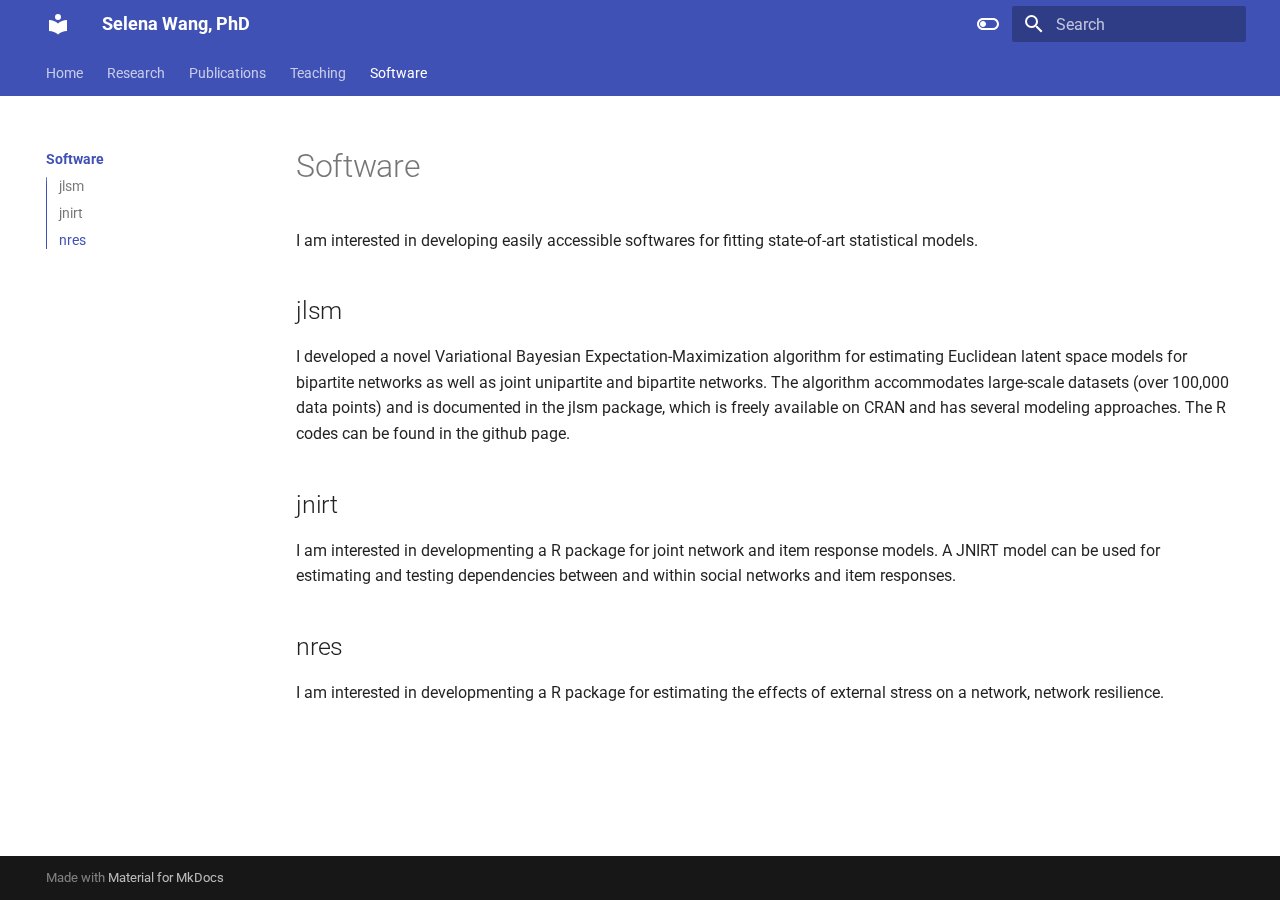
<file: site/software/index.html>
<!doctype html>
<html lang="en" class="no-js">
  <head>
    
      <meta charset="utf-8">
      <meta name="viewport" content="width=device-width,initial-scale=1">
      
      
      
      
        <link rel="prev" href="../teaching/">
      
      
      
      <link rel="icon" href="../assets/images/favicon.png">
      <meta name="generator" content="mkdocs-1.5.2, mkdocs-material-9.2.8">
    
    
      
        <title>Software - Selena Wang, PhD</title>
      
    
    
      <link rel="stylesheet" href="../assets/stylesheets/main.046329b4.min.css">
      
        
        <link rel="stylesheet" href="../assets/stylesheets/palette.85d0ee34.min.css">
      
      


    
    
      
    
    
      
        
        
        <link rel="preconnect" href="https://fonts.gstatic.com" crossorigin>
        <link rel="stylesheet" href="https://fonts.googleapis.com/css?family=Roboto:300,300i,400,400i,700,700i%7CRoboto+Mono:400,400i,700,700i&display=fallback">
        <style>:root{--md-text-font:"Roboto";--md-code-font:"Roboto Mono"}</style>
      
    
    
      <link rel="stylesheet" href="../styles/extra.css">
    
    <script>__md_scope=new URL("..",location),__md_hash=e=>[...e].reduce((e,_)=>(e<<5)-e+_.charCodeAt(0),0),__md_get=(e,_=localStorage,t=__md_scope)=>JSON.parse(_.getItem(t.pathname+"."+e)),__md_set=(e,_,t=localStorage,a=__md_scope)=>{try{t.setItem(a.pathname+"."+e,JSON.stringify(_))}catch(e){}}</script>
    
      

    
    
    
  </head>
  
  
    
    
      
    
    
    
    
    <body dir="ltr" data-md-color-scheme="default" data-md-color-primary="indigo" data-md-color-accent="orange">
  
    
    
      <script>var palette=__md_get("__palette");if(palette&&"object"==typeof palette.color)for(var key of Object.keys(palette.color))document.body.setAttribute("data-md-color-"+key,palette.color[key])</script>
    
    <input class="md-toggle" data-md-toggle="drawer" type="checkbox" id="__drawer" autocomplete="off">
    <input class="md-toggle" data-md-toggle="search" type="checkbox" id="__search" autocomplete="off">
    <label class="md-overlay" for="__drawer"></label>
    <div data-md-component="skip">
      
        
        <a href="#jlsm" class="md-skip">
          Skip to content
        </a>
      
    </div>
    <div data-md-component="announce">
      
    </div>
    
    
      

<header class="md-header" data-md-component="header">
  <nav class="md-header__inner md-grid" aria-label="Header">
    <a href=".." title="Selena Wang, PhD" class="md-header__button md-logo" aria-label="Selena Wang, PhD" data-md-component="logo">
      
  
  <svg xmlns="http://www.w3.org/2000/svg" viewBox="0 0 24 24"><path d="M12 8a3 3 0 0 0 3-3 3 3 0 0 0-3-3 3 3 0 0 0-3 3 3 3 0 0 0 3 3m0 3.54C9.64 9.35 6.5 8 3 8v11c3.5 0 6.64 1.35 9 3.54 2.36-2.19 5.5-3.54 9-3.54V8c-3.5 0-6.64 1.35-9 3.54Z"/></svg>

    </a>
    <label class="md-header__button md-icon" for="__drawer">
      
      <svg xmlns="http://www.w3.org/2000/svg" viewBox="0 0 24 24"><path d="M3 6h18v2H3V6m0 5h18v2H3v-2m0 5h18v2H3v-2Z"/></svg>
    </label>
    <div class="md-header__title" data-md-component="header-title">
      <div class="md-header__ellipsis">
        <div class="md-header__topic">
          <span class="md-ellipsis">
            Selena Wang, PhD
          </span>
        </div>
        <div class="md-header__topic" data-md-component="header-topic">
          <span class="md-ellipsis">
            
              Software
            
          </span>
        </div>
      </div>
    </div>
    
      
        <form class="md-header__option" data-md-component="palette">
  
    
    
    
    <input class="md-option" data-md-color-media="(prefers-color-scheme: light)" data-md-color-scheme="default" data-md-color-primary="indigo" data-md-color-accent="orange"  aria-label="Switch to dark mode"  type="radio" name="__palette" id="__palette_1">
    
      <label class="md-header__button md-icon" title="Switch to dark mode" for="__palette_2" hidden>
        <svg xmlns="http://www.w3.org/2000/svg" viewBox="0 0 24 24"><path d="M17 6H7c-3.31 0-6 2.69-6 6s2.69 6 6 6h10c3.31 0 6-2.69 6-6s-2.69-6-6-6zm0 10H7c-2.21 0-4-1.79-4-4s1.79-4 4-4h10c2.21 0 4 1.79 4 4s-1.79 4-4 4zM7 9c-1.66 0-3 1.34-3 3s1.34 3 3 3 3-1.34 3-3-1.34-3-3-3z"/></svg>
      </label>
    
  
    
    
    
    <input class="md-option" data-md-color-media="(prefers-color-scheme: dark)" data-md-color-scheme="slate" data-md-color-primary="indigo" data-md-color-accent="orange"  aria-label="Switch to light mode"  type="radio" name="__palette" id="__palette_2">
    
      <label class="md-header__button md-icon" title="Switch to light mode" for="__palette_1" hidden>
        <svg xmlns="http://www.w3.org/2000/svg" viewBox="0 0 24 24"><path d="M17 7H7a5 5 0 0 0-5 5 5 5 0 0 0 5 5h10a5 5 0 0 0 5-5 5 5 0 0 0-5-5m0 8a3 3 0 0 1-3-3 3 3 0 0 1 3-3 3 3 0 0 1 3 3 3 3 0 0 1-3 3Z"/></svg>
      </label>
    
  
</form>
      
    
    
    
      <label class="md-header__button md-icon" for="__search">
        
        <svg xmlns="http://www.w3.org/2000/svg" viewBox="0 0 24 24"><path d="M9.5 3A6.5 6.5 0 0 1 16 9.5c0 1.61-.59 3.09-1.56 4.23l.27.27h.79l5 5-1.5 1.5-5-5v-.79l-.27-.27A6.516 6.516 0 0 1 9.5 16 6.5 6.5 0 0 1 3 9.5 6.5 6.5 0 0 1 9.5 3m0 2C7 5 5 7 5 9.5S7 14 9.5 14 14 12 14 9.5 12 5 9.5 5Z"/></svg>
      </label>
      <div class="md-search" data-md-component="search" role="dialog">
  <label class="md-search__overlay" for="__search"></label>
  <div class="md-search__inner" role="search">
    <form class="md-search__form" name="search">
      <input type="text" class="md-search__input" name="query" aria-label="Search" placeholder="Search" autocapitalize="off" autocorrect="off" autocomplete="off" spellcheck="false" data-md-component="search-query" required>
      <label class="md-search__icon md-icon" for="__search">
        
        <svg xmlns="http://www.w3.org/2000/svg" viewBox="0 0 24 24"><path d="M9.5 3A6.5 6.5 0 0 1 16 9.5c0 1.61-.59 3.09-1.56 4.23l.27.27h.79l5 5-1.5 1.5-5-5v-.79l-.27-.27A6.516 6.516 0 0 1 9.5 16 6.5 6.5 0 0 1 3 9.5 6.5 6.5 0 0 1 9.5 3m0 2C7 5 5 7 5 9.5S7 14 9.5 14 14 12 14 9.5 12 5 9.5 5Z"/></svg>
        
        <svg xmlns="http://www.w3.org/2000/svg" viewBox="0 0 24 24"><path d="M20 11v2H8l5.5 5.5-1.42 1.42L4.16 12l7.92-7.92L13.5 5.5 8 11h12Z"/></svg>
      </label>
      <nav class="md-search__options" aria-label="Search">
        
        <button type="reset" class="md-search__icon md-icon" title="Clear" aria-label="Clear" tabindex="-1">
          
          <svg xmlns="http://www.w3.org/2000/svg" viewBox="0 0 24 24"><path d="M19 6.41 17.59 5 12 10.59 6.41 5 5 6.41 10.59 12 5 17.59 6.41 19 12 13.41 17.59 19 19 17.59 13.41 12 19 6.41Z"/></svg>
        </button>
      </nav>
      
    </form>
    <div class="md-search__output">
      <div class="md-search__scrollwrap" data-md-scrollfix>
        <div class="md-search-result" data-md-component="search-result">
          <div class="md-search-result__meta">
            Initializing search
          </div>
          <ol class="md-search-result__list" role="presentation"></ol>
        </div>
      </div>
    </div>
  </div>
</div>
    
    
  </nav>
  
</header>
    
    <div class="md-container" data-md-component="container">
      
      
        
          
            
<nav class="md-tabs" aria-label="Tabs" data-md-component="tabs">
  <div class="md-grid">
    <ul class="md-tabs__list">
      
        
  
  
  
    <li class="md-tabs__item">
      <a href="../home/" class="md-tabs__link">
        
  
    
  
  Home

      </a>
    </li>
  

      
        
  
  
  
    <li class="md-tabs__item">
      <a href="../research/" class="md-tabs__link">
        
  
    
  
  Research

      </a>
    </li>
  

      
        
  
  
  
    <li class="md-tabs__item">
      <a href="../publications/" class="md-tabs__link">
        
  
    
  
  Publications

      </a>
    </li>
  

      
        
  
  
  
    <li class="md-tabs__item">
      <a href="../teaching/" class="md-tabs__link">
        
  
    
  
  Teaching

      </a>
    </li>
  

      
        
  
  
    
  
  
    <li class="md-tabs__item md-tabs__item--active">
      <a href="./" class="md-tabs__link">
        
  
    
  
  Software

      </a>
    </li>
  

      
    </ul>
  </div>
</nav>
          
        
      
      <main class="md-main" data-md-component="main">
        <div class="md-main__inner md-grid">
          
            
              
              <div class="md-sidebar md-sidebar--primary" data-md-component="sidebar" data-md-type="navigation" >
                <div class="md-sidebar__scrollwrap">
                  <div class="md-sidebar__inner">
                    


  


  

<nav class="md-nav md-nav--primary md-nav--lifted md-nav--integrated" aria-label="Navigation" data-md-level="0">
  <label class="md-nav__title" for="__drawer">
    <a href=".." title="Selena Wang, PhD" class="md-nav__button md-logo" aria-label="Selena Wang, PhD" data-md-component="logo">
      
  
  <svg xmlns="http://www.w3.org/2000/svg" viewBox="0 0 24 24"><path d="M12 8a3 3 0 0 0 3-3 3 3 0 0 0-3-3 3 3 0 0 0-3 3 3 3 0 0 0 3 3m0 3.54C9.64 9.35 6.5 8 3 8v11c3.5 0 6.64 1.35 9 3.54 2.36-2.19 5.5-3.54 9-3.54V8c-3.5 0-6.64 1.35-9 3.54Z"/></svg>

    </a>
    Selena Wang, PhD
  </label>
  
  <ul class="md-nav__list" data-md-scrollfix>
    
      
      
  
  
  
    <li class="md-nav__item">
      <a href="../home/" class="md-nav__link">
        
  
  <span class="md-ellipsis">
    Home
  </span>
  

      </a>
    </li>
  

    
      
      
  
  
  
    <li class="md-nav__item">
      <a href="../research/" class="md-nav__link">
        
  
  <span class="md-ellipsis">
    Research
  </span>
  

      </a>
    </li>
  

    
      
      
  
  
  
    <li class="md-nav__item">
      <a href="../publications/" class="md-nav__link">
        
  
  <span class="md-ellipsis">
    Publications
  </span>
  

      </a>
    </li>
  

    
      
      
  
  
  
    <li class="md-nav__item">
      <a href="../teaching/" class="md-nav__link">
        
  
  <span class="md-ellipsis">
    Teaching
  </span>
  

      </a>
    </li>
  

    
      
      
  
  
    
  
  
    <li class="md-nav__item md-nav__item--active">
      
      <input class="md-nav__toggle md-toggle" type="checkbox" id="__toc">
      
      
      
        <label class="md-nav__link md-nav__link--active" for="__toc">
          
  
  <span class="md-ellipsis">
    Software
  </span>
  

          <span class="md-nav__icon md-icon"></span>
        </label>
      
      <a href="./" class="md-nav__link md-nav__link--active">
        
  
  <span class="md-ellipsis">
    Software
  </span>
  

      </a>
      
        

<nav class="md-nav md-nav--secondary" aria-label="Table of contents">
  
  
  
  
    <label class="md-nav__title" for="__toc">
      <span class="md-nav__icon md-icon"></span>
      Table of contents
    </label>
    <ul class="md-nav__list" data-md-component="toc" data-md-scrollfix>
      
        <li class="md-nav__item">
  <a href="#jlsm" class="md-nav__link">
    jlsm
  </a>
  
</li>
      
        <li class="md-nav__item">
  <a href="#jnirt" class="md-nav__link">
    jnirt
  </a>
  
</li>
      
        <li class="md-nav__item">
  <a href="#nres" class="md-nav__link">
    nres
  </a>
  
</li>
      
    </ul>
  
</nav>
      
    </li>
  

    
  </ul>
</nav>
                  </div>
                </div>
              </div>
            
            
          
          
            <div class="md-content" data-md-component="content">
              <article class="md-content__inner md-typeset">
                
                  


  <h1>Software</h1>

<p>I am interested in developing easily accessible softwares for fitting state-of-art statistical models.</p>
<h2 id="jlsm">jlsm</h2>
<p>I developed a novel Variational Bayesian Expectation-Maximization algorithm for estimating Euclidean latent space models for bipartite networks as well as joint unipartite and bipartite networks. The algorithm accommodates large-scale datasets (over 100,000 data points) and is documented in the jlsm package, which is freely available on CRAN and has several modeling approaches. The R codes can be found in the github page.</p>
<h2 id="jnirt">jnirt</h2>
<p>I am interested in developmenting a R package for joint network and item response models. A JNIRT model can be used for estimating and testing dependencies between and within social networks and item responses.</p>
<h2 id="nres">nres</h2>
<p>I am interested in developmenting a R package for estimating the effects of external stress on a network, network resilience. </p>





                
              </article>
            </div>
          
          
  <script>var tabs=__md_get("__tabs");if(Array.isArray(tabs))e:for(var set of document.querySelectorAll(".tabbed-set")){var tab,labels=set.querySelector(".tabbed-labels");for(tab of tabs)for(var label of labels.getElementsByTagName("label"))if(label.innerText.trim()===tab){var input=document.getElementById(label.htmlFor);input.checked=!0;continue e}}</script>

        </div>
        
      </main>
      
        <footer class="md-footer">
  
  <div class="md-footer-meta md-typeset">
    <div class="md-footer-meta__inner md-grid">
      <div class="md-copyright">
  
  
    Made with
    <a href="https://squidfunk.github.io/mkdocs-material/" target="_blank" rel="noopener">
      Material for MkDocs
    </a>
  
</div>
      
    </div>
  </div>
</footer>
      
    </div>
    <div class="md-dialog" data-md-component="dialog">
      <div class="md-dialog__inner md-typeset"></div>
    </div>
    
    <script id="__config" type="application/json">{"base": "..", "features": ["navigation.instant", "navigation.tracking", "navigation.tabs", "navigation.sections", "content.code.copy", "content.code.annotate", "toc.integrate", "content.tabs.link"], "search": "../assets/javascripts/workers/search.dfff1995.min.js", "translations": {"clipboard.copied": "Copied to clipboard", "clipboard.copy": "Copy to clipboard", "search.result.more.one": "1 more on this page", "search.result.more.other": "# more on this page", "search.result.none": "No matching documents", "search.result.one": "1 matching document", "search.result.other": "# matching documents", "search.result.placeholder": "Type to start searching", "search.result.term.missing": "Missing", "select.version": "Select version"}}</script>
    
    
      <script src="../assets/javascripts/bundle.dff1b7c8.min.js"></script>
      
    
  </body>
</html>
</file>
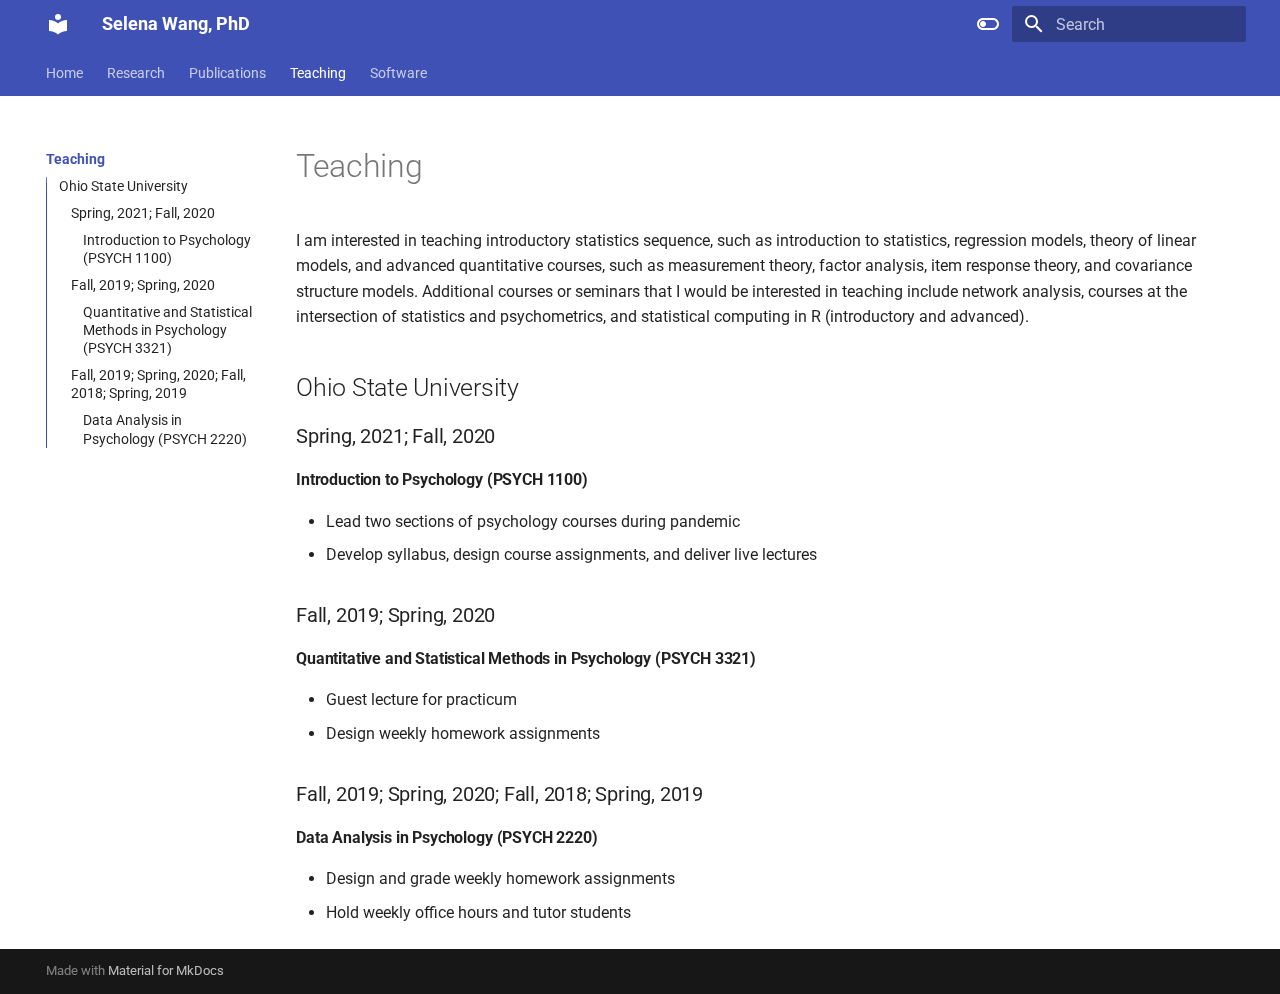
<file: site/teaching/index.html>
<!doctype html>
<html lang="en" class="no-js">
  <head>
    
      <meta charset="utf-8">
      <meta name="viewport" content="width=device-width,initial-scale=1">
      
      
      
      
        <link rel="prev" href="../publications/">
      
      
        <link rel="next" href="../software/">
      
      
      <link rel="icon" href="../assets/images/favicon.png">
      <meta name="generator" content="mkdocs-1.5.2, mkdocs-material-9.2.8">
    
    
      
        <title>Teaching - Selena Wang, PhD</title>
      
    
    
      <link rel="stylesheet" href="../assets/stylesheets/main.046329b4.min.css">
      
        
        <link rel="stylesheet" href="../assets/stylesheets/palette.85d0ee34.min.css">
      
      


    
    
      
    
    
      
        
        
        <link rel="preconnect" href="https://fonts.gstatic.com" crossorigin>
        <link rel="stylesheet" href="https://fonts.googleapis.com/css?family=Roboto:300,300i,400,400i,700,700i%7CRoboto+Mono:400,400i,700,700i&display=fallback">
        <style>:root{--md-text-font:"Roboto";--md-code-font:"Roboto Mono"}</style>
      
    
    
      <link rel="stylesheet" href="../styles/extra.css">
    
    <script>__md_scope=new URL("..",location),__md_hash=e=>[...e].reduce((e,_)=>(e<<5)-e+_.charCodeAt(0),0),__md_get=(e,_=localStorage,t=__md_scope)=>JSON.parse(_.getItem(t.pathname+"."+e)),__md_set=(e,_,t=localStorage,a=__md_scope)=>{try{t.setItem(a.pathname+"."+e,JSON.stringify(_))}catch(e){}}</script>
    
      

    
    
    
  </head>
  
  
    
    
      
    
    
    
    
    <body dir="ltr" data-md-color-scheme="default" data-md-color-primary="indigo" data-md-color-accent="orange">
  
    
    
      <script>var palette=__md_get("__palette");if(palette&&"object"==typeof palette.color)for(var key of Object.keys(palette.color))document.body.setAttribute("data-md-color-"+key,palette.color[key])</script>
    
    <input class="md-toggle" data-md-toggle="drawer" type="checkbox" id="__drawer" autocomplete="off">
    <input class="md-toggle" data-md-toggle="search" type="checkbox" id="__search" autocomplete="off">
    <label class="md-overlay" for="__drawer"></label>
    <div data-md-component="skip">
      
        
        <a href="#ohio-state-university" class="md-skip">
          Skip to content
        </a>
      
    </div>
    <div data-md-component="announce">
      
    </div>
    
    
      

<header class="md-header" data-md-component="header">
  <nav class="md-header__inner md-grid" aria-label="Header">
    <a href=".." title="Selena Wang, PhD" class="md-header__button md-logo" aria-label="Selena Wang, PhD" data-md-component="logo">
      
  
  <svg xmlns="http://www.w3.org/2000/svg" viewBox="0 0 24 24"><path d="M12 8a3 3 0 0 0 3-3 3 3 0 0 0-3-3 3 3 0 0 0-3 3 3 3 0 0 0 3 3m0 3.54C9.64 9.35 6.5 8 3 8v11c3.5 0 6.64 1.35 9 3.54 2.36-2.19 5.5-3.54 9-3.54V8c-3.5 0-6.64 1.35-9 3.54Z"/></svg>

    </a>
    <label class="md-header__button md-icon" for="__drawer">
      
      <svg xmlns="http://www.w3.org/2000/svg" viewBox="0 0 24 24"><path d="M3 6h18v2H3V6m0 5h18v2H3v-2m0 5h18v2H3v-2Z"/></svg>
    </label>
    <div class="md-header__title" data-md-component="header-title">
      <div class="md-header__ellipsis">
        <div class="md-header__topic">
          <span class="md-ellipsis">
            Selena Wang, PhD
          </span>
        </div>
        <div class="md-header__topic" data-md-component="header-topic">
          <span class="md-ellipsis">
            
              Teaching
            
          </span>
        </div>
      </div>
    </div>
    
      
        <form class="md-header__option" data-md-component="palette">
  
    
    
    
    <input class="md-option" data-md-color-media="(prefers-color-scheme: light)" data-md-color-scheme="default" data-md-color-primary="indigo" data-md-color-accent="orange"  aria-label="Switch to dark mode"  type="radio" name="__palette" id="__palette_1">
    
      <label class="md-header__button md-icon" title="Switch to dark mode" for="__palette_2" hidden>
        <svg xmlns="http://www.w3.org/2000/svg" viewBox="0 0 24 24"><path d="M17 6H7c-3.31 0-6 2.69-6 6s2.69 6 6 6h10c3.31 0 6-2.69 6-6s-2.69-6-6-6zm0 10H7c-2.21 0-4-1.79-4-4s1.79-4 4-4h10c2.21 0 4 1.79 4 4s-1.79 4-4 4zM7 9c-1.66 0-3 1.34-3 3s1.34 3 3 3 3-1.34 3-3-1.34-3-3-3z"/></svg>
      </label>
    
  
    
    
    
    <input class="md-option" data-md-color-media="(prefers-color-scheme: dark)" data-md-color-scheme="slate" data-md-color-primary="indigo" data-md-color-accent="orange"  aria-label="Switch to light mode"  type="radio" name="__palette" id="__palette_2">
    
      <label class="md-header__button md-icon" title="Switch to light mode" for="__palette_1" hidden>
        <svg xmlns="http://www.w3.org/2000/svg" viewBox="0 0 24 24"><path d="M17 7H7a5 5 0 0 0-5 5 5 5 0 0 0 5 5h10a5 5 0 0 0 5-5 5 5 0 0 0-5-5m0 8a3 3 0 0 1-3-3 3 3 0 0 1 3-3 3 3 0 0 1 3 3 3 3 0 0 1-3 3Z"/></svg>
      </label>
    
  
</form>
      
    
    
    
      <label class="md-header__button md-icon" for="__search">
        
        <svg xmlns="http://www.w3.org/2000/svg" viewBox="0 0 24 24"><path d="M9.5 3A6.5 6.5 0 0 1 16 9.5c0 1.61-.59 3.09-1.56 4.23l.27.27h.79l5 5-1.5 1.5-5-5v-.79l-.27-.27A6.516 6.516 0 0 1 9.5 16 6.5 6.5 0 0 1 3 9.5 6.5 6.5 0 0 1 9.5 3m0 2C7 5 5 7 5 9.5S7 14 9.5 14 14 12 14 9.5 12 5 9.5 5Z"/></svg>
      </label>
      <div class="md-search" data-md-component="search" role="dialog">
  <label class="md-search__overlay" for="__search"></label>
  <div class="md-search__inner" role="search">
    <form class="md-search__form" name="search">
      <input type="text" class="md-search__input" name="query" aria-label="Search" placeholder="Search" autocapitalize="off" autocorrect="off" autocomplete="off" spellcheck="false" data-md-component="search-query" required>
      <label class="md-search__icon md-icon" for="__search">
        
        <svg xmlns="http://www.w3.org/2000/svg" viewBox="0 0 24 24"><path d="M9.5 3A6.5 6.5 0 0 1 16 9.5c0 1.61-.59 3.09-1.56 4.23l.27.27h.79l5 5-1.5 1.5-5-5v-.79l-.27-.27A6.516 6.516 0 0 1 9.5 16 6.5 6.5 0 0 1 3 9.5 6.5 6.5 0 0 1 9.5 3m0 2C7 5 5 7 5 9.5S7 14 9.5 14 14 12 14 9.5 12 5 9.5 5Z"/></svg>
        
        <svg xmlns="http://www.w3.org/2000/svg" viewBox="0 0 24 24"><path d="M20 11v2H8l5.5 5.5-1.42 1.42L4.16 12l7.92-7.92L13.5 5.5 8 11h12Z"/></svg>
      </label>
      <nav class="md-search__options" aria-label="Search">
        
        <button type="reset" class="md-search__icon md-icon" title="Clear" aria-label="Clear" tabindex="-1">
          
          <svg xmlns="http://www.w3.org/2000/svg" viewBox="0 0 24 24"><path d="M19 6.41 17.59 5 12 10.59 6.41 5 5 6.41 10.59 12 5 17.59 6.41 19 12 13.41 17.59 19 19 17.59 13.41 12 19 6.41Z"/></svg>
        </button>
      </nav>
      
    </form>
    <div class="md-search__output">
      <div class="md-search__scrollwrap" data-md-scrollfix>
        <div class="md-search-result" data-md-component="search-result">
          <div class="md-search-result__meta">
            Initializing search
          </div>
          <ol class="md-search-result__list" role="presentation"></ol>
        </div>
      </div>
    </div>
  </div>
</div>
    
    
  </nav>
  
</header>
    
    <div class="md-container" data-md-component="container">
      
      
        
          
            
<nav class="md-tabs" aria-label="Tabs" data-md-component="tabs">
  <div class="md-grid">
    <ul class="md-tabs__list">
      
        
  
  
  
    <li class="md-tabs__item">
      <a href="../home/" class="md-tabs__link">
        
  
    
  
  Home

      </a>
    </li>
  

      
        
  
  
  
    <li class="md-tabs__item">
      <a href="../research/" class="md-tabs__link">
        
  
    
  
  Research

      </a>
    </li>
  

      
        
  
  
  
    <li class="md-tabs__item">
      <a href="../publications/" class="md-tabs__link">
        
  
    
  
  Publications

      </a>
    </li>
  

      
        
  
  
    
  
  
    <li class="md-tabs__item md-tabs__item--active">
      <a href="./" class="md-tabs__link">
        
  
    
  
  Teaching

      </a>
    </li>
  

      
        
  
  
  
    <li class="md-tabs__item">
      <a href="../software/" class="md-tabs__link">
        
  
    
  
  Software

      </a>
    </li>
  

      
    </ul>
  </div>
</nav>
          
        
      
      <main class="md-main" data-md-component="main">
        <div class="md-main__inner md-grid">
          
            
              
              <div class="md-sidebar md-sidebar--primary" data-md-component="sidebar" data-md-type="navigation" >
                <div class="md-sidebar__scrollwrap">
                  <div class="md-sidebar__inner">
                    


  


  

<nav class="md-nav md-nav--primary md-nav--lifted md-nav--integrated" aria-label="Navigation" data-md-level="0">
  <label class="md-nav__title" for="__drawer">
    <a href=".." title="Selena Wang, PhD" class="md-nav__button md-logo" aria-label="Selena Wang, PhD" data-md-component="logo">
      
  
  <svg xmlns="http://www.w3.org/2000/svg" viewBox="0 0 24 24"><path d="M12 8a3 3 0 0 0 3-3 3 3 0 0 0-3-3 3 3 0 0 0-3 3 3 3 0 0 0 3 3m0 3.54C9.64 9.35 6.5 8 3 8v11c3.5 0 6.64 1.35 9 3.54 2.36-2.19 5.5-3.54 9-3.54V8c-3.5 0-6.64 1.35-9 3.54Z"/></svg>

    </a>
    Selena Wang, PhD
  </label>
  
  <ul class="md-nav__list" data-md-scrollfix>
    
      
      
  
  
  
    <li class="md-nav__item">
      <a href="../home/" class="md-nav__link">
        
  
  <span class="md-ellipsis">
    Home
  </span>
  

      </a>
    </li>
  

    
      
      
  
  
  
    <li class="md-nav__item">
      <a href="../research/" class="md-nav__link">
        
  
  <span class="md-ellipsis">
    Research
  </span>
  

      </a>
    </li>
  

    
      
      
  
  
  
    <li class="md-nav__item">
      <a href="../publications/" class="md-nav__link">
        
  
  <span class="md-ellipsis">
    Publications
  </span>
  

      </a>
    </li>
  

    
      
      
  
  
    
  
  
    <li class="md-nav__item md-nav__item--active">
      
      <input class="md-nav__toggle md-toggle" type="checkbox" id="__toc">
      
      
      
        <label class="md-nav__link md-nav__link--active" for="__toc">
          
  
  <span class="md-ellipsis">
    Teaching
  </span>
  

          <span class="md-nav__icon md-icon"></span>
        </label>
      
      <a href="./" class="md-nav__link md-nav__link--active">
        
  
  <span class="md-ellipsis">
    Teaching
  </span>
  

      </a>
      
        

<nav class="md-nav md-nav--secondary" aria-label="Table of contents">
  
  
  
  
    <label class="md-nav__title" for="__toc">
      <span class="md-nav__icon md-icon"></span>
      Table of contents
    </label>
    <ul class="md-nav__list" data-md-component="toc" data-md-scrollfix>
      
        <li class="md-nav__item">
  <a href="#ohio-state-university" class="md-nav__link">
    Ohio State University
  </a>
  
    <nav class="md-nav" aria-label="Ohio State University">
      <ul class="md-nav__list">
        
          <li class="md-nav__item">
  <a href="#spring-2021-fall-2020" class="md-nav__link">
    Spring, 2021; Fall, 2020
  </a>
  
    <nav class="md-nav" aria-label="Spring, 2021; Fall, 2020">
      <ul class="md-nav__list">
        
          <li class="md-nav__item">
  <a href="#introduction-to-psychology-psych-1100" class="md-nav__link">
    Introduction to Psychology (PSYCH 1100)
  </a>
  
</li>
        
      </ul>
    </nav>
  
</li>
        
          <li class="md-nav__item">
  <a href="#fall-2019-spring-2020" class="md-nav__link">
    Fall, 2019; Spring, 2020
  </a>
  
    <nav class="md-nav" aria-label="Fall, 2019; Spring, 2020">
      <ul class="md-nav__list">
        
          <li class="md-nav__item">
  <a href="#quantitative-and-statistical-methods-in-psychology-psych-3321" class="md-nav__link">
    Quantitative and Statistical Methods in Psychology (PSYCH 3321)
  </a>
  
</li>
        
      </ul>
    </nav>
  
</li>
        
          <li class="md-nav__item">
  <a href="#fall-2019-spring-2020-fall-2018-spring-2019" class="md-nav__link">
    Fall, 2019; Spring, 2020; Fall, 2018; Spring, 2019
  </a>
  
    <nav class="md-nav" aria-label="Fall, 2019; Spring, 2020; Fall, 2018; Spring, 2019">
      <ul class="md-nav__list">
        
          <li class="md-nav__item">
  <a href="#data-analysis-in-psychology-psych-2220" class="md-nav__link">
    Data Analysis in Psychology (PSYCH 2220)
  </a>
  
</li>
        
      </ul>
    </nav>
  
</li>
        
      </ul>
    </nav>
  
</li>
      
    </ul>
  
</nav>
      
    </li>
  

    
      
      
  
  
  
    <li class="md-nav__item">
      <a href="../software/" class="md-nav__link">
        
  
  <span class="md-ellipsis">
    Software
  </span>
  

      </a>
    </li>
  

    
  </ul>
</nav>
                  </div>
                </div>
              </div>
            
            
          
          
            <div class="md-content" data-md-component="content">
              <article class="md-content__inner md-typeset">
                
                  


  <h1>Teaching</h1>

<p>I am interested in teaching introductory statistics sequence, such as introduction to statistics, regression models, theory of linear models, and advanced quantitative courses, such as measurement theory, factor analysis, item response theory, and covariance structure models. Additional courses or seminars that I would be interested in teaching include network analysis, courses at the intersection of statistics and psychometrics, and statistical computing in R (introductory and advanced). </p>
<h2 id="ohio-state-university">Ohio State University</h2>
<h3 id="spring-2021-fall-2020">Spring, 2021; Fall, 2020</h3>
<h4 id="introduction-to-psychology-psych-1100">Introduction to Psychology (PSYCH 1100)</h4>
<ul>
<li>Lead two sections of psychology courses during pandemic  </li>
<li>Develop syllabus, design course assignments, and deliver live lectures</li>
</ul>
<h3 id="fall-2019-spring-2020">Fall, 2019; Spring, 2020</h3>
<h4 id="quantitative-and-statistical-methods-in-psychology-psych-3321">Quantitative and Statistical Methods in Psychology (PSYCH 3321)</h4>
<ul>
<li>Guest lecture for practicum  </li>
<li>Design weekly homework assignments</li>
</ul>
<h3 id="fall-2019-spring-2020-fall-2018-spring-2019">Fall, 2019; Spring, 2020; Fall, 2018; Spring, 2019</h3>
<h4 id="data-analysis-in-psychology-psych-2220">Data Analysis in Psychology (PSYCH 2220)</h4>
<ul>
<li>Design and grade weekly homework assignments  </li>
<li>Hold weekly office hours and tutor students  </li>
</ul>





                
              </article>
            </div>
          
          
  <script>var tabs=__md_get("__tabs");if(Array.isArray(tabs))e:for(var set of document.querySelectorAll(".tabbed-set")){var tab,labels=set.querySelector(".tabbed-labels");for(tab of tabs)for(var label of labels.getElementsByTagName("label"))if(label.innerText.trim()===tab){var input=document.getElementById(label.htmlFor);input.checked=!0;continue e}}</script>

        </div>
        
      </main>
      
        <footer class="md-footer">
  
  <div class="md-footer-meta md-typeset">
    <div class="md-footer-meta__inner md-grid">
      <div class="md-copyright">
  
  
    Made with
    <a href="https://squidfunk.github.io/mkdocs-material/" target="_blank" rel="noopener">
      Material for MkDocs
    </a>
  
</div>
      
    </div>
  </div>
</footer>
      
    </div>
    <div class="md-dialog" data-md-component="dialog">
      <div class="md-dialog__inner md-typeset"></div>
    </div>
    
    <script id="__config" type="application/json">{"base": "..", "features": ["navigation.instant", "navigation.tracking", "navigation.tabs", "navigation.sections", "content.code.copy", "content.code.annotate", "toc.integrate", "content.tabs.link"], "search": "../assets/javascripts/workers/search.dfff1995.min.js", "translations": {"clipboard.copied": "Copied to clipboard", "clipboard.copy": "Copy to clipboard", "search.result.more.one": "1 more on this page", "search.result.more.other": "# more on this page", "search.result.none": "No matching documents", "search.result.one": "1 matching document", "search.result.other": "# matching documents", "search.result.placeholder": "Type to start searching", "search.result.term.missing": "Missing", "select.version": "Select version"}}</script>
    
    
      <script src="../assets/javascripts/bundle.dff1b7c8.min.js"></script>
      
    
  </body>
</html>
</file>
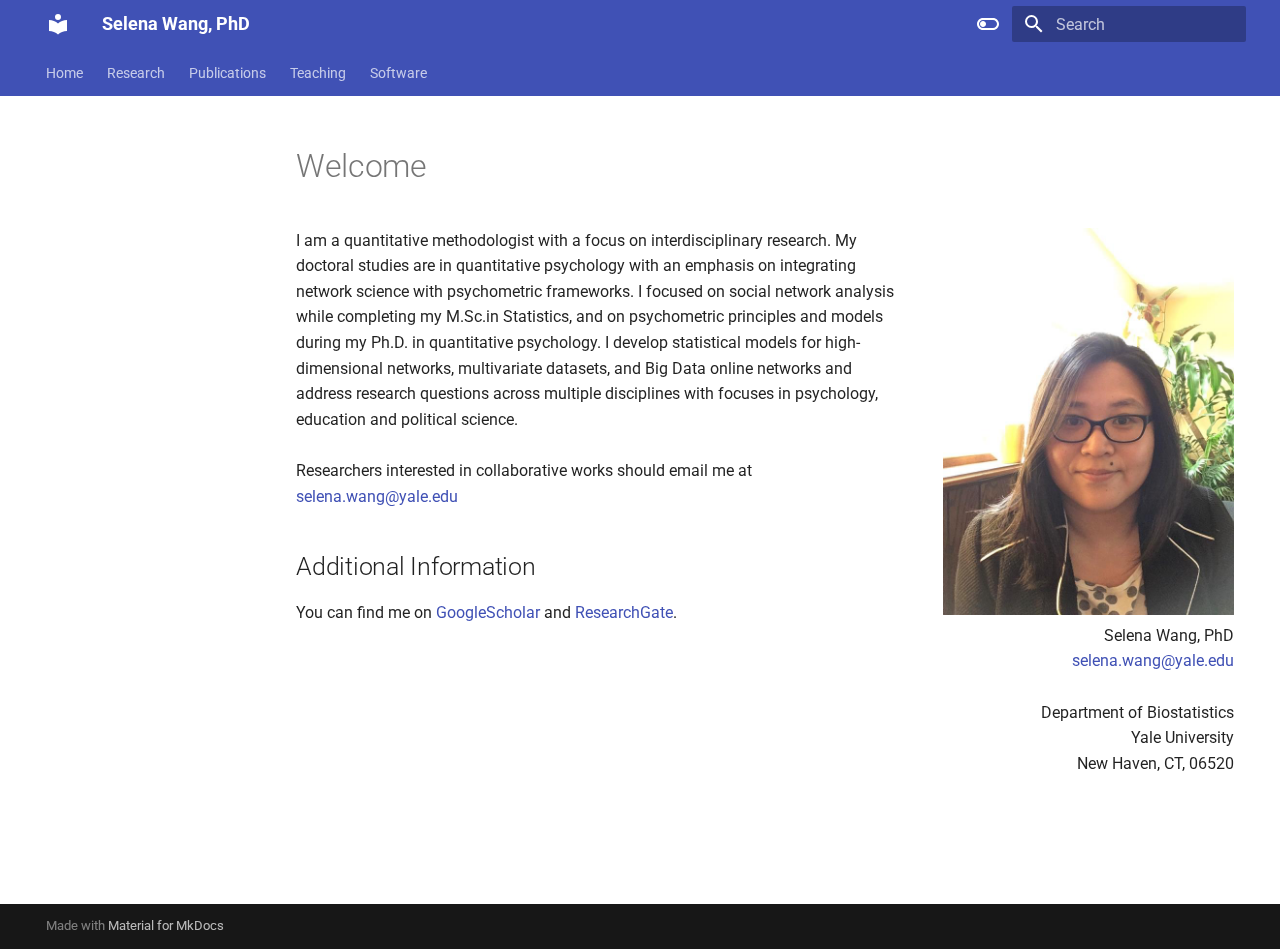
<file: site/home/home/index.html>
<!doctype html>
<html lang="en" class="no-js">
  <head>
    
      <meta charset="utf-8">
      <meta name="viewport" content="width=device-width,initial-scale=1">
      
      
      
      
      
      
      <link rel="icon" href="../../assets/images/favicon.png">
      <meta name="generator" content="mkdocs-1.5.2, mkdocs-material-9.2.8">
    
    
      
        <title>Welcome - Selena Wang, PhD</title>
      
    
    
      <link rel="stylesheet" href="../../assets/stylesheets/main.046329b4.min.css">
      
        
        <link rel="stylesheet" href="../../assets/stylesheets/palette.85d0ee34.min.css">
      
      


    
    
      
    
    
      
        
        
        <link rel="preconnect" href="https://fonts.gstatic.com" crossorigin>
        <link rel="stylesheet" href="https://fonts.googleapis.com/css?family=Roboto:300,300i,400,400i,700,700i%7CRoboto+Mono:400,400i,700,700i&display=fallback">
        <style>:root{--md-text-font:"Roboto";--md-code-font:"Roboto Mono"}</style>
      
    
    
      <link rel="stylesheet" href="../../styles/extra.css">
    
    <script>__md_scope=new URL("../..",location),__md_hash=e=>[...e].reduce((e,_)=>(e<<5)-e+_.charCodeAt(0),0),__md_get=(e,_=localStorage,t=__md_scope)=>JSON.parse(_.getItem(t.pathname+"."+e)),__md_set=(e,_,t=localStorage,a=__md_scope)=>{try{t.setItem(a.pathname+"."+e,JSON.stringify(_))}catch(e){}}</script>
    
      

    
    
    
  </head>
  
  
    
    
      
    
    
    
    
    <body dir="ltr" data-md-color-scheme="default" data-md-color-primary="indigo" data-md-color-accent="orange">
  
    
    
      <script>var palette=__md_get("__palette");if(palette&&"object"==typeof palette.color)for(var key of Object.keys(palette.color))document.body.setAttribute("data-md-color-"+key,palette.color[key])</script>
    
    <input class="md-toggle" data-md-toggle="drawer" type="checkbox" id="__drawer" autocomplete="off">
    <input class="md-toggle" data-md-toggle="search" type="checkbox" id="__search" autocomplete="off">
    <label class="md-overlay" for="__drawer"></label>
    <div data-md-component="skip">
      
        
        <a href="#welcome" class="md-skip">
          Skip to content
        </a>
      
    </div>
    <div data-md-component="announce">
      
    </div>
    
    
      

<header class="md-header" data-md-component="header">
  <nav class="md-header__inner md-grid" aria-label="Header">
    <a href="../.." title="Selena Wang, PhD" class="md-header__button md-logo" aria-label="Selena Wang, PhD" data-md-component="logo">
      
  
  <svg xmlns="http://www.w3.org/2000/svg" viewBox="0 0 24 24"><path d="M12 8a3 3 0 0 0 3-3 3 3 0 0 0-3-3 3 3 0 0 0-3 3 3 3 0 0 0 3 3m0 3.54C9.64 9.35 6.5 8 3 8v11c3.5 0 6.64 1.35 9 3.54 2.36-2.19 5.5-3.54 9-3.54V8c-3.5 0-6.64 1.35-9 3.54Z"/></svg>

    </a>
    <label class="md-header__button md-icon" for="__drawer">
      
      <svg xmlns="http://www.w3.org/2000/svg" viewBox="0 0 24 24"><path d="M3 6h18v2H3V6m0 5h18v2H3v-2m0 5h18v2H3v-2Z"/></svg>
    </label>
    <div class="md-header__title" data-md-component="header-title">
      <div class="md-header__ellipsis">
        <div class="md-header__topic">
          <span class="md-ellipsis">
            Selena Wang, PhD
          </span>
        </div>
        <div class="md-header__topic" data-md-component="header-topic">
          <span class="md-ellipsis">
            
              Welcome
            
          </span>
        </div>
      </div>
    </div>
    
      
        <form class="md-header__option" data-md-component="palette">
  
    
    
    
    <input class="md-option" data-md-color-media="(prefers-color-scheme: light)" data-md-color-scheme="default" data-md-color-primary="indigo" data-md-color-accent="orange"  aria-label="Switch to dark mode"  type="radio" name="__palette" id="__palette_1">
    
      <label class="md-header__button md-icon" title="Switch to dark mode" for="__palette_2" hidden>
        <svg xmlns="http://www.w3.org/2000/svg" viewBox="0 0 24 24"><path d="M17 6H7c-3.31 0-6 2.69-6 6s2.69 6 6 6h10c3.31 0 6-2.69 6-6s-2.69-6-6-6zm0 10H7c-2.21 0-4-1.79-4-4s1.79-4 4-4h10c2.21 0 4 1.79 4 4s-1.79 4-4 4zM7 9c-1.66 0-3 1.34-3 3s1.34 3 3 3 3-1.34 3-3-1.34-3-3-3z"/></svg>
      </label>
    
  
    
    
    
    <input class="md-option" data-md-color-media="(prefers-color-scheme: dark)" data-md-color-scheme="slate" data-md-color-primary="indigo" data-md-color-accent="orange"  aria-label="Switch to light mode"  type="radio" name="__palette" id="__palette_2">
    
      <label class="md-header__button md-icon" title="Switch to light mode" for="__palette_1" hidden>
        <svg xmlns="http://www.w3.org/2000/svg" viewBox="0 0 24 24"><path d="M17 7H7a5 5 0 0 0-5 5 5 5 0 0 0 5 5h10a5 5 0 0 0 5-5 5 5 0 0 0-5-5m0 8a3 3 0 0 1-3-3 3 3 0 0 1 3-3 3 3 0 0 1 3 3 3 3 0 0 1-3 3Z"/></svg>
      </label>
    
  
</form>
      
    
    
    
      <label class="md-header__button md-icon" for="__search">
        
        <svg xmlns="http://www.w3.org/2000/svg" viewBox="0 0 24 24"><path d="M9.5 3A6.5 6.5 0 0 1 16 9.5c0 1.61-.59 3.09-1.56 4.23l.27.27h.79l5 5-1.5 1.5-5-5v-.79l-.27-.27A6.516 6.516 0 0 1 9.5 16 6.5 6.5 0 0 1 3 9.5 6.5 6.5 0 0 1 9.5 3m0 2C7 5 5 7 5 9.5S7 14 9.5 14 14 12 14 9.5 12 5 9.5 5Z"/></svg>
      </label>
      <div class="md-search" data-md-component="search" role="dialog">
  <label class="md-search__overlay" for="__search"></label>
  <div class="md-search__inner" role="search">
    <form class="md-search__form" name="search">
      <input type="text" class="md-search__input" name="query" aria-label="Search" placeholder="Search" autocapitalize="off" autocorrect="off" autocomplete="off" spellcheck="false" data-md-component="search-query" required>
      <label class="md-search__icon md-icon" for="__search">
        
        <svg xmlns="http://www.w3.org/2000/svg" viewBox="0 0 24 24"><path d="M9.5 3A6.5 6.5 0 0 1 16 9.5c0 1.61-.59 3.09-1.56 4.23l.27.27h.79l5 5-1.5 1.5-5-5v-.79l-.27-.27A6.516 6.516 0 0 1 9.5 16 6.5 6.5 0 0 1 3 9.5 6.5 6.5 0 0 1 9.5 3m0 2C7 5 5 7 5 9.5S7 14 9.5 14 14 12 14 9.5 12 5 9.5 5Z"/></svg>
        
        <svg xmlns="http://www.w3.org/2000/svg" viewBox="0 0 24 24"><path d="M20 11v2H8l5.5 5.5-1.42 1.42L4.16 12l7.92-7.92L13.5 5.5 8 11h12Z"/></svg>
      </label>
      <nav class="md-search__options" aria-label="Search">
        
        <button type="reset" class="md-search__icon md-icon" title="Clear" aria-label="Clear" tabindex="-1">
          
          <svg xmlns="http://www.w3.org/2000/svg" viewBox="0 0 24 24"><path d="M19 6.41 17.59 5 12 10.59 6.41 5 5 6.41 10.59 12 5 17.59 6.41 19 12 13.41 17.59 19 19 17.59 13.41 12 19 6.41Z"/></svg>
        </button>
      </nav>
      
    </form>
    <div class="md-search__output">
      <div class="md-search__scrollwrap" data-md-scrollfix>
        <div class="md-search-result" data-md-component="search-result">
          <div class="md-search-result__meta">
            Initializing search
          </div>
          <ol class="md-search-result__list" role="presentation"></ol>
        </div>
      </div>
    </div>
  </div>
</div>
    
    
  </nav>
  
</header>
    
    <div class="md-container" data-md-component="container">
      
      
        
          
            
<nav class="md-tabs" aria-label="Tabs" data-md-component="tabs">
  <div class="md-grid">
    <ul class="md-tabs__list">
      
        
  
  
  
    <li class="md-tabs__item">
      <a href="../" class="md-tabs__link">
        
  
    
  
  Home

      </a>
    </li>
  

      
        
  
  
  
    <li class="md-tabs__item">
      <a href="../../research/" class="md-tabs__link">
        
  
    
  
  Research

      </a>
    </li>
  

      
        
  
  
  
    <li class="md-tabs__item">
      <a href="../../publications/" class="md-tabs__link">
        
  
    
  
  Publications

      </a>
    </li>
  

      
        
  
  
  
    <li class="md-tabs__item">
      <a href="../../teaching/" class="md-tabs__link">
        
  
    
  
  Teaching

      </a>
    </li>
  

      
        
  
  
  
    <li class="md-tabs__item">
      <a href="../../software/" class="md-tabs__link">
        
  
    
  
  Software

      </a>
    </li>
  

      
    </ul>
  </div>
</nav>
          
        
      
      <main class="md-main" data-md-component="main">
        <div class="md-main__inner md-grid">
          
            
              
              <div class="md-sidebar md-sidebar--primary" data-md-component="sidebar" data-md-type="navigation" >
                <div class="md-sidebar__scrollwrap">
                  <div class="md-sidebar__inner">
                    


  


  

<nav class="md-nav md-nav--primary md-nav--lifted md-nav--integrated" aria-label="Navigation" data-md-level="0">
  <label class="md-nav__title" for="__drawer">
    <a href="../.." title="Selena Wang, PhD" class="md-nav__button md-logo" aria-label="Selena Wang, PhD" data-md-component="logo">
      
  
  <svg xmlns="http://www.w3.org/2000/svg" viewBox="0 0 24 24"><path d="M12 8a3 3 0 0 0 3-3 3 3 0 0 0-3-3 3 3 0 0 0-3 3 3 3 0 0 0 3 3m0 3.54C9.64 9.35 6.5 8 3 8v11c3.5 0 6.64 1.35 9 3.54 2.36-2.19 5.5-3.54 9-3.54V8c-3.5 0-6.64 1.35-9 3.54Z"/></svg>

    </a>
    Selena Wang, PhD
  </label>
  
  <ul class="md-nav__list" data-md-scrollfix>
    
      
      
  
  
  
    <li class="md-nav__item">
      <a href="../" class="md-nav__link">
        
  
  <span class="md-ellipsis">
    Home
  </span>
  

      </a>
    </li>
  

    
      
      
  
  
  
    <li class="md-nav__item">
      <a href="../../research/" class="md-nav__link">
        
  
  <span class="md-ellipsis">
    Research
  </span>
  

      </a>
    </li>
  

    
      
      
  
  
  
    <li class="md-nav__item">
      <a href="../../publications/" class="md-nav__link">
        
  
  <span class="md-ellipsis">
    Publications
  </span>
  

      </a>
    </li>
  

    
      
      
  
  
  
    <li class="md-nav__item">
      <a href="../../teaching/" class="md-nav__link">
        
  
  <span class="md-ellipsis">
    Teaching
  </span>
  

      </a>
    </li>
  

    
      
      
  
  
  
    <li class="md-nav__item">
      <a href="../../software/" class="md-nav__link">
        
  
  <span class="md-ellipsis">
    Software
  </span>
  

      </a>
    </li>
  

    
  </ul>
</nav>
                  </div>
                </div>
              </div>
            
            
          
          
            <div class="md-content" data-md-component="content">
              <article class="md-content__inner md-typeset">
                
                  


<h1 id="welcome">Welcome</h1>
<p><span class="right-col">
    <img alt="Me" src="../../images/profile.png" />
    Selena Wang, PhD<br/>
    <a href="mailto: selena.wang@yale.edu">selena.wang@yale.edu</a><br/>
    <br/>
    Department of Biostatistics<br/>
    Yale University<br/>
    New Haven, CT, 06520
    <br/>
    <br/>
    <br/>
    <br/>
    <br/>
    <br/>
</span>
<span class="left-col">
    I am a quantitative methodologist with a focus on interdisciplinary research. My doctoral studies are in quantitative psychology with an emphasis on integrating network science with psychometric frameworks. I focused on social network analysis while completing my M.Sc.in Statistics, and on psychometric principles and models during my Ph.D. in quantitative psychology. I develop statistical models for high-dimensional networks, multivariate datasets, and Big Data online networks and address research questions across multiple disciplines with focuses in psychology, education and political science. 
    <br/>
    <br/>
    Researchers interested in collaborative works should email me at <a href="mailto: selena.wang@yale.edu">selena.wang@yale.edu</a>
</span></p>
<h2 id="additional-information">Additional Information</h2>
<p>You can find me on <a href="https://scholar.google.com/citations?user=fNviUbsAAAAJ&amp;hl=en&amp;oi=ao">GoogleScholar</a> and <a href="https://www.researchgate.net/profile/Selena-Wang-2">ResearchGate</a>. </p>





                
              </article>
            </div>
          
          
  <script>var tabs=__md_get("__tabs");if(Array.isArray(tabs))e:for(var set of document.querySelectorAll(".tabbed-set")){var tab,labels=set.querySelector(".tabbed-labels");for(tab of tabs)for(var label of labels.getElementsByTagName("label"))if(label.innerText.trim()===tab){var input=document.getElementById(label.htmlFor);input.checked=!0;continue e}}</script>

        </div>
        
      </main>
      
        <footer class="md-footer">
  
  <div class="md-footer-meta md-typeset">
    <div class="md-footer-meta__inner md-grid">
      <div class="md-copyright">
  
  
    Made with
    <a href="https://squidfunk.github.io/mkdocs-material/" target="_blank" rel="noopener">
      Material for MkDocs
    </a>
  
</div>
      
    </div>
  </div>
</footer>
      
    </div>
    <div class="md-dialog" data-md-component="dialog">
      <div class="md-dialog__inner md-typeset"></div>
    </div>
    
    <script id="__config" type="application/json">{"base": "../..", "features": ["navigation.instant", "navigation.tracking", "navigation.tabs", "navigation.sections", "content.code.copy", "content.code.annotate", "toc.integrate", "content.tabs.link"], "search": "../../assets/javascripts/workers/search.dfff1995.min.js", "translations": {"clipboard.copied": "Copied to clipboard", "clipboard.copy": "Copy to clipboard", "search.result.more.one": "1 more on this page", "search.result.more.other": "# more on this page", "search.result.none": "No matching documents", "search.result.one": "1 matching document", "search.result.other": "# matching documents", "search.result.placeholder": "Type to start searching", "search.result.term.missing": "Missing", "select.version": "Select version"}}</script>
    
    
      <script src="../../assets/javascripts/bundle.dff1b7c8.min.js"></script>
      
    
  </body>
</html>
</file>
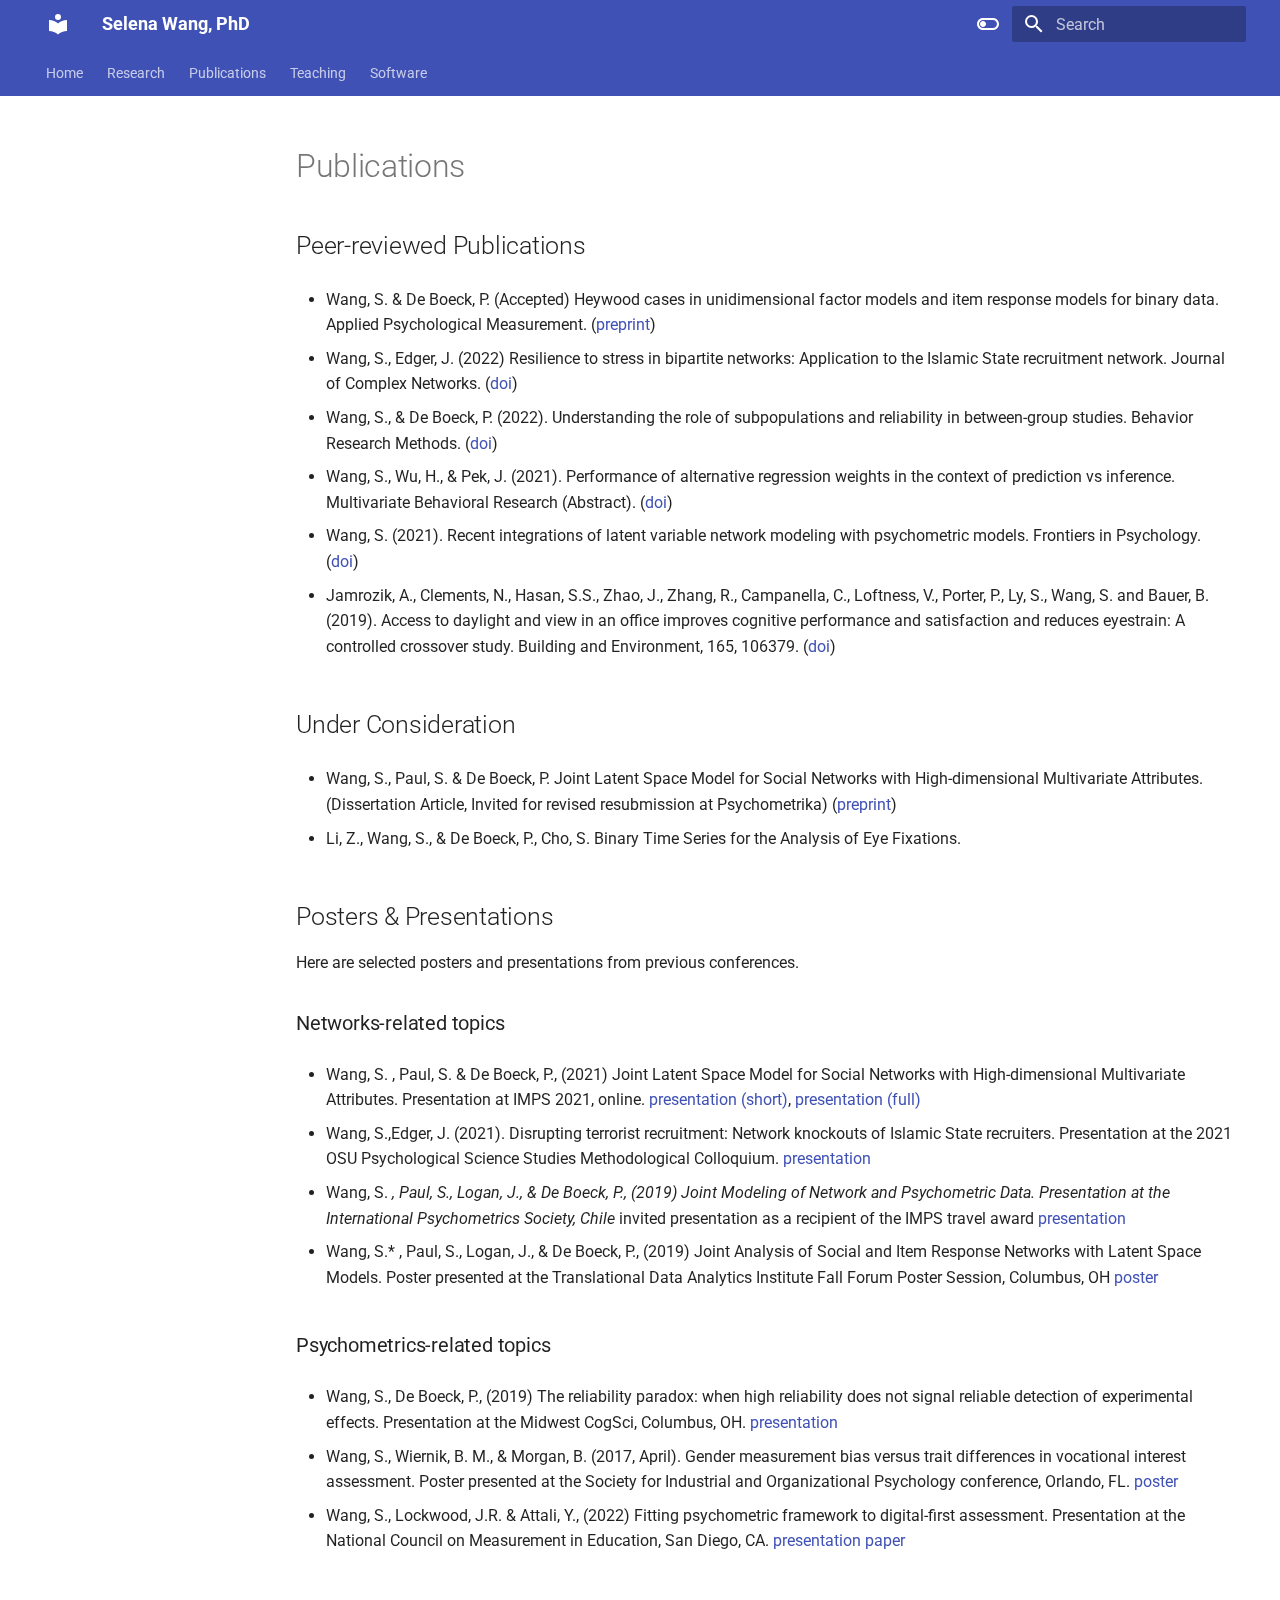
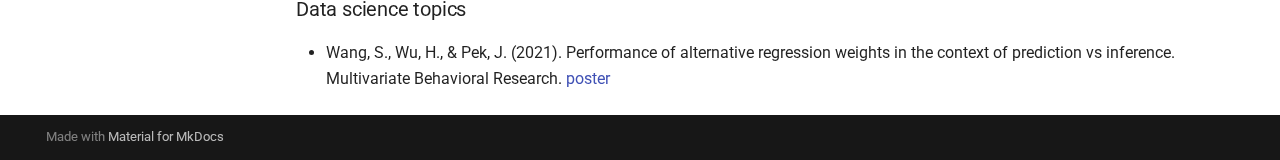
<file: site/publications/publications/index.html>
<!doctype html>
<html lang="en" class="no-js">
  <head>
    
      <meta charset="utf-8">
      <meta name="viewport" content="width=device-width,initial-scale=1">
      
      
      
      
      
      
      <link rel="icon" href="../../assets/images/favicon.png">
      <meta name="generator" content="mkdocs-1.5.2, mkdocs-material-9.2.8">
    
    
      
        <title>Publications - Selena Wang, PhD</title>
      
    
    
      <link rel="stylesheet" href="../../assets/stylesheets/main.046329b4.min.css">
      
        
        <link rel="stylesheet" href="../../assets/stylesheets/palette.85d0ee34.min.css">
      
      


    
    
      
    
    
      
        
        
        <link rel="preconnect" href="https://fonts.gstatic.com" crossorigin>
        <link rel="stylesheet" href="https://fonts.googleapis.com/css?family=Roboto:300,300i,400,400i,700,700i%7CRoboto+Mono:400,400i,700,700i&display=fallback">
        <style>:root{--md-text-font:"Roboto";--md-code-font:"Roboto Mono"}</style>
      
    
    
      <link rel="stylesheet" href="../../styles/extra.css">
    
    <script>__md_scope=new URL("../..",location),__md_hash=e=>[...e].reduce((e,_)=>(e<<5)-e+_.charCodeAt(0),0),__md_get=(e,_=localStorage,t=__md_scope)=>JSON.parse(_.getItem(t.pathname+"."+e)),__md_set=(e,_,t=localStorage,a=__md_scope)=>{try{t.setItem(a.pathname+"."+e,JSON.stringify(_))}catch(e){}}</script>
    
      

    
    
    
  </head>
  
  
    
    
      
    
    
    
    
    <body dir="ltr" data-md-color-scheme="default" data-md-color-primary="indigo" data-md-color-accent="orange">
  
    
    
      <script>var palette=__md_get("__palette");if(palette&&"object"==typeof palette.color)for(var key of Object.keys(palette.color))document.body.setAttribute("data-md-color-"+key,palette.color[key])</script>
    
    <input class="md-toggle" data-md-toggle="drawer" type="checkbox" id="__drawer" autocomplete="off">
    <input class="md-toggle" data-md-toggle="search" type="checkbox" id="__search" autocomplete="off">
    <label class="md-overlay" for="__drawer"></label>
    <div data-md-component="skip">
      
        
        <a href="#peer-reviewed-publications" class="md-skip">
          Skip to content
        </a>
      
    </div>
    <div data-md-component="announce">
      
    </div>
    
    
      

<header class="md-header" data-md-component="header">
  <nav class="md-header__inner md-grid" aria-label="Header">
    <a href="../.." title="Selena Wang, PhD" class="md-header__button md-logo" aria-label="Selena Wang, PhD" data-md-component="logo">
      
  
  <svg xmlns="http://www.w3.org/2000/svg" viewBox="0 0 24 24"><path d="M12 8a3 3 0 0 0 3-3 3 3 0 0 0-3-3 3 3 0 0 0-3 3 3 3 0 0 0 3 3m0 3.54C9.64 9.35 6.5 8 3 8v11c3.5 0 6.64 1.35 9 3.54 2.36-2.19 5.5-3.54 9-3.54V8c-3.5 0-6.64 1.35-9 3.54Z"/></svg>

    </a>
    <label class="md-header__button md-icon" for="__drawer">
      
      <svg xmlns="http://www.w3.org/2000/svg" viewBox="0 0 24 24"><path d="M3 6h18v2H3V6m0 5h18v2H3v-2m0 5h18v2H3v-2Z"/></svg>
    </label>
    <div class="md-header__title" data-md-component="header-title">
      <div class="md-header__ellipsis">
        <div class="md-header__topic">
          <span class="md-ellipsis">
            Selena Wang, PhD
          </span>
        </div>
        <div class="md-header__topic" data-md-component="header-topic">
          <span class="md-ellipsis">
            
              Publications
            
          </span>
        </div>
      </div>
    </div>
    
      
        <form class="md-header__option" data-md-component="palette">
  
    
    
    
    <input class="md-option" data-md-color-media="(prefers-color-scheme: light)" data-md-color-scheme="default" data-md-color-primary="indigo" data-md-color-accent="orange"  aria-label="Switch to dark mode"  type="radio" name="__palette" id="__palette_1">
    
      <label class="md-header__button md-icon" title="Switch to dark mode" for="__palette_2" hidden>
        <svg xmlns="http://www.w3.org/2000/svg" viewBox="0 0 24 24"><path d="M17 6H7c-3.31 0-6 2.69-6 6s2.69 6 6 6h10c3.31 0 6-2.69 6-6s-2.69-6-6-6zm0 10H7c-2.21 0-4-1.79-4-4s1.79-4 4-4h10c2.21 0 4 1.79 4 4s-1.79 4-4 4zM7 9c-1.66 0-3 1.34-3 3s1.34 3 3 3 3-1.34 3-3-1.34-3-3-3z"/></svg>
      </label>
    
  
    
    
    
    <input class="md-option" data-md-color-media="(prefers-color-scheme: dark)" data-md-color-scheme="slate" data-md-color-primary="indigo" data-md-color-accent="orange"  aria-label="Switch to light mode"  type="radio" name="__palette" id="__palette_2">
    
      <label class="md-header__button md-icon" title="Switch to light mode" for="__palette_1" hidden>
        <svg xmlns="http://www.w3.org/2000/svg" viewBox="0 0 24 24"><path d="M17 7H7a5 5 0 0 0-5 5 5 5 0 0 0 5 5h10a5 5 0 0 0 5-5 5 5 0 0 0-5-5m0 8a3 3 0 0 1-3-3 3 3 0 0 1 3-3 3 3 0 0 1 3 3 3 3 0 0 1-3 3Z"/></svg>
      </label>
    
  
</form>
      
    
    
    
      <label class="md-header__button md-icon" for="__search">
        
        <svg xmlns="http://www.w3.org/2000/svg" viewBox="0 0 24 24"><path d="M9.5 3A6.5 6.5 0 0 1 16 9.5c0 1.61-.59 3.09-1.56 4.23l.27.27h.79l5 5-1.5 1.5-5-5v-.79l-.27-.27A6.516 6.516 0 0 1 9.5 16 6.5 6.5 0 0 1 3 9.5 6.5 6.5 0 0 1 9.5 3m0 2C7 5 5 7 5 9.5S7 14 9.5 14 14 12 14 9.5 12 5 9.5 5Z"/></svg>
      </label>
      <div class="md-search" data-md-component="search" role="dialog">
  <label class="md-search__overlay" for="__search"></label>
  <div class="md-search__inner" role="search">
    <form class="md-search__form" name="search">
      <input type="text" class="md-search__input" name="query" aria-label="Search" placeholder="Search" autocapitalize="off" autocorrect="off" autocomplete="off" spellcheck="false" data-md-component="search-query" required>
      <label class="md-search__icon md-icon" for="__search">
        
        <svg xmlns="http://www.w3.org/2000/svg" viewBox="0 0 24 24"><path d="M9.5 3A6.5 6.5 0 0 1 16 9.5c0 1.61-.59 3.09-1.56 4.23l.27.27h.79l5 5-1.5 1.5-5-5v-.79l-.27-.27A6.516 6.516 0 0 1 9.5 16 6.5 6.5 0 0 1 3 9.5 6.5 6.5 0 0 1 9.5 3m0 2C7 5 5 7 5 9.5S7 14 9.5 14 14 12 14 9.5 12 5 9.5 5Z"/></svg>
        
        <svg xmlns="http://www.w3.org/2000/svg" viewBox="0 0 24 24"><path d="M20 11v2H8l5.5 5.5-1.42 1.42L4.16 12l7.92-7.92L13.5 5.5 8 11h12Z"/></svg>
      </label>
      <nav class="md-search__options" aria-label="Search">
        
        <button type="reset" class="md-search__icon md-icon" title="Clear" aria-label="Clear" tabindex="-1">
          
          <svg xmlns="http://www.w3.org/2000/svg" viewBox="0 0 24 24"><path d="M19 6.41 17.59 5 12 10.59 6.41 5 5 6.41 10.59 12 5 17.59 6.41 19 12 13.41 17.59 19 19 17.59 13.41 12 19 6.41Z"/></svg>
        </button>
      </nav>
      
    </form>
    <div class="md-search__output">
      <div class="md-search__scrollwrap" data-md-scrollfix>
        <div class="md-search-result" data-md-component="search-result">
          <div class="md-search-result__meta">
            Initializing search
          </div>
          <ol class="md-search-result__list" role="presentation"></ol>
        </div>
      </div>
    </div>
  </div>
</div>
    
    
  </nav>
  
</header>
    
    <div class="md-container" data-md-component="container">
      
      
        
          
            
<nav class="md-tabs" aria-label="Tabs" data-md-component="tabs">
  <div class="md-grid">
    <ul class="md-tabs__list">
      
        
  
  
  
    <li class="md-tabs__item">
      <a href="../../home/" class="md-tabs__link">
        
  
    
  
  Home

      </a>
    </li>
  

      
        
  
  
  
    <li class="md-tabs__item">
      <a href="../../research/" class="md-tabs__link">
        
  
    
  
  Research

      </a>
    </li>
  

      
        
  
  
  
    <li class="md-tabs__item">
      <a href="../" class="md-tabs__link">
        
  
    
  
  Publications

      </a>
    </li>
  

      
        
  
  
  
    <li class="md-tabs__item">
      <a href="../../teaching/" class="md-tabs__link">
        
  
    
  
  Teaching

      </a>
    </li>
  

      
        
  
  
  
    <li class="md-tabs__item">
      <a href="../../software/" class="md-tabs__link">
        
  
    
  
  Software

      </a>
    </li>
  

      
    </ul>
  </div>
</nav>
          
        
      
      <main class="md-main" data-md-component="main">
        <div class="md-main__inner md-grid">
          
            
              
              <div class="md-sidebar md-sidebar--primary" data-md-component="sidebar" data-md-type="navigation" >
                <div class="md-sidebar__scrollwrap">
                  <div class="md-sidebar__inner">
                    


  


  

<nav class="md-nav md-nav--primary md-nav--lifted md-nav--integrated" aria-label="Navigation" data-md-level="0">
  <label class="md-nav__title" for="__drawer">
    <a href="../.." title="Selena Wang, PhD" class="md-nav__button md-logo" aria-label="Selena Wang, PhD" data-md-component="logo">
      
  
  <svg xmlns="http://www.w3.org/2000/svg" viewBox="0 0 24 24"><path d="M12 8a3 3 0 0 0 3-3 3 3 0 0 0-3-3 3 3 0 0 0-3 3 3 3 0 0 0 3 3m0 3.54C9.64 9.35 6.5 8 3 8v11c3.5 0 6.64 1.35 9 3.54 2.36-2.19 5.5-3.54 9-3.54V8c-3.5 0-6.64 1.35-9 3.54Z"/></svg>

    </a>
    Selena Wang, PhD
  </label>
  
  <ul class="md-nav__list" data-md-scrollfix>
    
      
      
  
  
  
    <li class="md-nav__item">
      <a href="../../home/" class="md-nav__link">
        
  
  <span class="md-ellipsis">
    Home
  </span>
  

      </a>
    </li>
  

    
      
      
  
  
  
    <li class="md-nav__item">
      <a href="../../research/" class="md-nav__link">
        
  
  <span class="md-ellipsis">
    Research
  </span>
  

      </a>
    </li>
  

    
      
      
  
  
  
    <li class="md-nav__item">
      <a href="../" class="md-nav__link">
        
  
  <span class="md-ellipsis">
    Publications
  </span>
  

      </a>
    </li>
  

    
      
      
  
  
  
    <li class="md-nav__item">
      <a href="../../teaching/" class="md-nav__link">
        
  
  <span class="md-ellipsis">
    Teaching
  </span>
  

      </a>
    </li>
  

    
      
      
  
  
  
    <li class="md-nav__item">
      <a href="../../software/" class="md-nav__link">
        
  
  <span class="md-ellipsis">
    Software
  </span>
  

      </a>
    </li>
  

    
  </ul>
</nav>
                  </div>
                </div>
              </div>
            
            
          
          
            <div class="md-content" data-md-component="content">
              <article class="md-content__inner md-typeset">
                
                  


  <h1>Publications</h1>

<h2 id="peer-reviewed-publications">Peer-reviewed Publications</h2>
<ul>
<li>
<p>Wang, S. &amp; De Boeck, P. (Accepted) Heywood cases in unidimensional factor models and item response models for binary data. Applied Psychological Measurement. (<a href="https://arxiv.org/abs/2108.04925">preprint</a>)</p>
</li>
<li>
<p>Wang, S., Edger, J. (2022) Resilience to stress in bipartite networks: Application to the Islamic State recruitment network. Journal of Complex Networks. (<a href="https://academic.oup.com/comnet/article-abstract/doi/10.1093/comnet/cnac017/6647930">doi</a>)</p>
</li>
<li>
<p>Wang, S., &amp; De Boeck, P. (2022). Understanding the role of subpopulations and reliability in between-group studies. Behavior Research Methods. (<a href="https://link.springer.com/article/10.3758/s13428-021-01700-8">doi</a>)</p>
</li>
<li>
<p>Wang, S., Wu, H., &amp; Pek, J. (2021). Performance of alternative regression weights in the context of prediction vs inference. Multivariate Behavioral Research (Abstract). (<a href="https://www.tandfonline.com/doi/full/10.1080/00273171.2021.2009330">doi</a>)</p>
</li>
<li>
<p>Wang, S. (2021). Recent integrations of latent variable network modeling with psychometric models. Frontiers in Psychology. (<a href="https://www.frontiersin.org/articles/10.3389/fpsyg.2021.773289/full">doi</a>)</p>
</li>
<li>
<p>Jamrozik, A., Clements, N., Hasan, S.S., Zhao, J., Zhang, R., Campanella, C., Loftness, V., Porter, P., Ly, S., Wang, S. and Bauer, B. (2019). Access to daylight and view in an office improves cognitive performance and satisfaction and reduces eyestrain: A controlled crossover study. Building and Environment, 165, 106379. (<a href="https://www.sciencedirect.com/science/article/pii/S036013231930589X?via%3Dihub">doi</a>)</p>
</li>
</ul>
<h2 id="under-consideration">Under Consideration</h2>
<ul>
<li>
<p>Wang, S., Paul, S. &amp; De Boeck, P. Joint Latent Space Model for Social Networks with High-dimensional Multivariate Attributes. (Dissertation Article, Invited for revised resubmission at Psychometrika) (<a href="https://www.researchgate.net/publication/336869456_Joint_Analysis_of_Social_and_Item_Response_Networks_with_Latent_Space_Models">preprint</a>)</p>
</li>
<li>
<p>Li, Z., Wang, S., &amp; De Boeck, P., Cho, S. Binary Time Series for the Analysis of Eye Fixations.</p>
</li>
</ul>
<h2 id="posters-presentations">Posters &amp; Presentations</h2>
<p>Here are selected posters and presentations from previous conferences.</p>
<h3 id="networks-related-topics">Networks-related topics</h3>
<ul>
<li>
<p>Wang, S. , Paul, S. &amp; De Boeck, P., (2021) Joint Latent Space Model for Social Networks with High-dimensional Multivariate Attributes. Presentation at IMPS 2021, online. <a href="https://www.selenawangcv.com/files/05202021network_small.pdf">presentation (short)</a>, <a href="https://www.selenawangcv.com/files/04082021network.pdf">presentation (full)</a></p>
</li>
<li>
<p>Wang, S.,Edger, J. (2021). Disrupting terrorist recruitment: Network knockouts of Islamic State recruiters. Presentation at the 2021 OSU Psychological Science Studies Methodological Colloquium. <a href="https://www.selenawangcv.com/files/isis_network.pdf">presentation</a></p>
</li>
<li>
<p>Wang, S.<em> , Paul, S., Logan, J., &amp; De Boeck, P., (2019) Joint Modeling of Network and Psychometric Data. Presentation at the International Psychometrics Society, Chile </em>invited presentation as a recipient of the IMPS travel award <a href="https://www.selenawangcv.com/files/09222019NetworkPresentation.pdf">presentation</a></p>
</li>
<li>
<p>Wang, S.* , Paul, S., Logan, J., &amp; De Boeck, P., (2019) Joint Analysis of Social and Item Response Networks with Latent Space Models. Poster presented at the Translational Data Analytics Institute Fall Forum Poster Session, Columbus, OH <a href="https://www.selenawangcv.com/files/02042020networkposter.pdf">poster</a></p>
</li>
</ul>
<h3 id="psychometrics-related-topics">Psychometrics-related topics</h3>
<ul>
<li>
<p>Wang, S., De Boeck, P., (2019) The reliability paradox: when high reliability does not signal reliable detection of experimental effects. Presentation at the Midwest CogSci, Columbus, OH. <a href="https://www.selenawangcv.com/files/Reliability_presentation.pdf">presentation</a></p>
</li>
<li>
<p>Wang, S., Wiernik, B. M., &amp; Morgan, B. (2017, April). Gender measurement bias versus trait differences in vocational interest assessment. Poster presented at the Society for Industrial and Organizational Psychology conference, Orlando, FL. <a href="https://www.selenawangcv.com/files/SIOP%20gender%20DIF-2.pdf">poster</a></p>
</li>
<li>
<p>Wang, S., Lockwood, J.R. &amp; Attali, Y., (2022) Fitting psychometric framework to digital-first assessment. Presentation at the National Council on Measurement in Education, San Diego, CA. <a href="https://www.selenawangcv.com/files/duolingopresent.pdf">presentation paper</a></p>
</li>
</ul>
<h3 id="data-science-topics">Data science topics</h3>
<ul>
<li>Wang, S., Wu, H., &amp; Pek, J. (2021). Performance of alternative regression weights in the context of prediction vs inference. Multivariate Behavioral Research. <a href="https://www.selenawangcv.com/files/poster_1.pdf">poster</a></li>
</ul>





                
              </article>
            </div>
          
          
  <script>var tabs=__md_get("__tabs");if(Array.isArray(tabs))e:for(var set of document.querySelectorAll(".tabbed-set")){var tab,labels=set.querySelector(".tabbed-labels");for(tab of tabs)for(var label of labels.getElementsByTagName("label"))if(label.innerText.trim()===tab){var input=document.getElementById(label.htmlFor);input.checked=!0;continue e}}</script>

        </div>
        
      </main>
      
        <footer class="md-footer">
  
  <div class="md-footer-meta md-typeset">
    <div class="md-footer-meta__inner md-grid">
      <div class="md-copyright">
  
  
    Made with
    <a href="https://squidfunk.github.io/mkdocs-material/" target="_blank" rel="noopener">
      Material for MkDocs
    </a>
  
</div>
      
    </div>
  </div>
</footer>
      
    </div>
    <div class="md-dialog" data-md-component="dialog">
      <div class="md-dialog__inner md-typeset"></div>
    </div>
    
    <script id="__config" type="application/json">{"base": "../..", "features": ["navigation.instant", "navigation.tracking", "navigation.tabs", "navigation.sections", "content.code.copy", "content.code.annotate", "toc.integrate", "content.tabs.link"], "search": "../../assets/javascripts/workers/search.dfff1995.min.js", "translations": {"clipboard.copied": "Copied to clipboard", "clipboard.copy": "Copy to clipboard", "search.result.more.one": "1 more on this page", "search.result.more.other": "# more on this page", "search.result.none": "No matching documents", "search.result.one": "1 matching document", "search.result.other": "# matching documents", "search.result.placeholder": "Type to start searching", "search.result.term.missing": "Missing", "select.version": "Select version"}}</script>
    
    
      <script src="../../assets/javascripts/bundle.dff1b7c8.min.js"></script>
      
    
  </body>
</html>
</file>
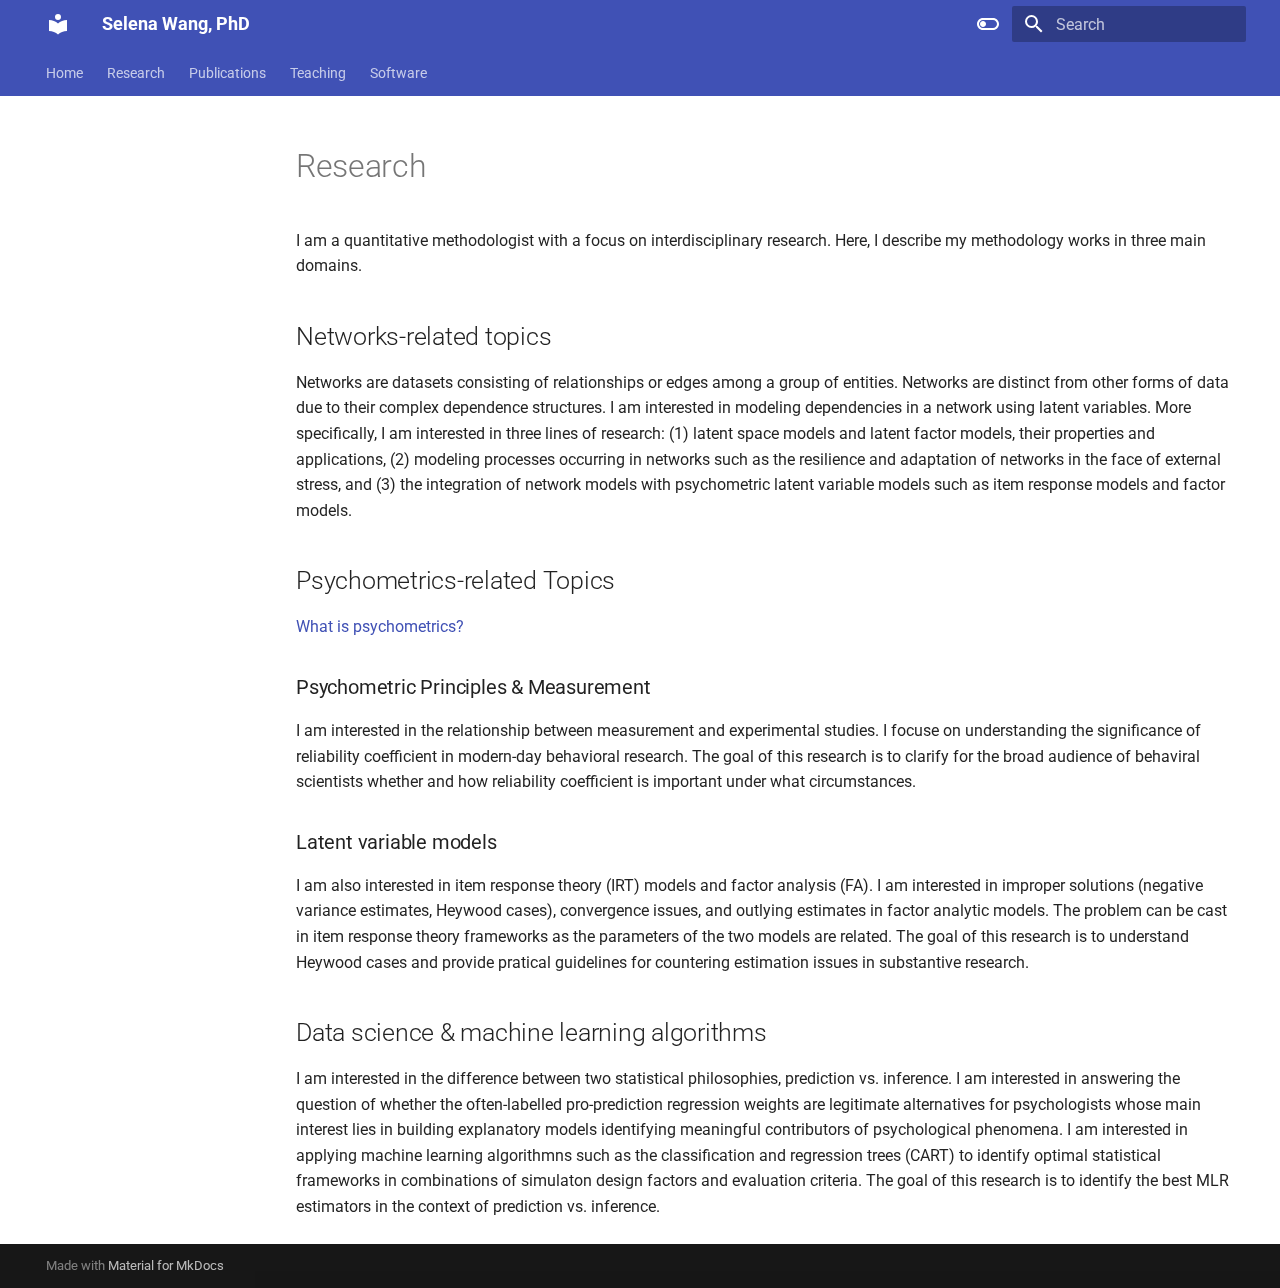
<file: site/research/research/index.html>
<!doctype html>
<html lang="en" class="no-js">
  <head>
    
      <meta charset="utf-8">
      <meta name="viewport" content="width=device-width,initial-scale=1">
      
      
      
      
      
      
      <link rel="icon" href="../../assets/images/favicon.png">
      <meta name="generator" content="mkdocs-1.5.2, mkdocs-material-9.2.8">
    
    
      
        <title>Research - Selena Wang, PhD</title>
      
    
    
      <link rel="stylesheet" href="../../assets/stylesheets/main.046329b4.min.css">
      
        
        <link rel="stylesheet" href="../../assets/stylesheets/palette.85d0ee34.min.css">
      
      


    
    
      
    
    
      
        
        
        <link rel="preconnect" href="https://fonts.gstatic.com" crossorigin>
        <link rel="stylesheet" href="https://fonts.googleapis.com/css?family=Roboto:300,300i,400,400i,700,700i%7CRoboto+Mono:400,400i,700,700i&display=fallback">
        <style>:root{--md-text-font:"Roboto";--md-code-font:"Roboto Mono"}</style>
      
    
    
      <link rel="stylesheet" href="../../styles/extra.css">
    
    <script>__md_scope=new URL("../..",location),__md_hash=e=>[...e].reduce((e,_)=>(e<<5)-e+_.charCodeAt(0),0),__md_get=(e,_=localStorage,t=__md_scope)=>JSON.parse(_.getItem(t.pathname+"."+e)),__md_set=(e,_,t=localStorage,a=__md_scope)=>{try{t.setItem(a.pathname+"."+e,JSON.stringify(_))}catch(e){}}</script>
    
      

    
    
    
  </head>
  
  
    
    
      
    
    
    
    
    <body dir="ltr" data-md-color-scheme="default" data-md-color-primary="indigo" data-md-color-accent="orange">
  
    
    
      <script>var palette=__md_get("__palette");if(palette&&"object"==typeof palette.color)for(var key of Object.keys(palette.color))document.body.setAttribute("data-md-color-"+key,palette.color[key])</script>
    
    <input class="md-toggle" data-md-toggle="drawer" type="checkbox" id="__drawer" autocomplete="off">
    <input class="md-toggle" data-md-toggle="search" type="checkbox" id="__search" autocomplete="off">
    <label class="md-overlay" for="__drawer"></label>
    <div data-md-component="skip">
      
        
        <a href="#networks-related-topics" class="md-skip">
          Skip to content
        </a>
      
    </div>
    <div data-md-component="announce">
      
    </div>
    
    
      

<header class="md-header" data-md-component="header">
  <nav class="md-header__inner md-grid" aria-label="Header">
    <a href="../.." title="Selena Wang, PhD" class="md-header__button md-logo" aria-label="Selena Wang, PhD" data-md-component="logo">
      
  
  <svg xmlns="http://www.w3.org/2000/svg" viewBox="0 0 24 24"><path d="M12 8a3 3 0 0 0 3-3 3 3 0 0 0-3-3 3 3 0 0 0-3 3 3 3 0 0 0 3 3m0 3.54C9.64 9.35 6.5 8 3 8v11c3.5 0 6.64 1.35 9 3.54 2.36-2.19 5.5-3.54 9-3.54V8c-3.5 0-6.64 1.35-9 3.54Z"/></svg>

    </a>
    <label class="md-header__button md-icon" for="__drawer">
      
      <svg xmlns="http://www.w3.org/2000/svg" viewBox="0 0 24 24"><path d="M3 6h18v2H3V6m0 5h18v2H3v-2m0 5h18v2H3v-2Z"/></svg>
    </label>
    <div class="md-header__title" data-md-component="header-title">
      <div class="md-header__ellipsis">
        <div class="md-header__topic">
          <span class="md-ellipsis">
            Selena Wang, PhD
          </span>
        </div>
        <div class="md-header__topic" data-md-component="header-topic">
          <span class="md-ellipsis">
            
              Research
            
          </span>
        </div>
      </div>
    </div>
    
      
        <form class="md-header__option" data-md-component="palette">
  
    
    
    
    <input class="md-option" data-md-color-media="(prefers-color-scheme: light)" data-md-color-scheme="default" data-md-color-primary="indigo" data-md-color-accent="orange"  aria-label="Switch to dark mode"  type="radio" name="__palette" id="__palette_1">
    
      <label class="md-header__button md-icon" title="Switch to dark mode" for="__palette_2" hidden>
        <svg xmlns="http://www.w3.org/2000/svg" viewBox="0 0 24 24"><path d="M17 6H7c-3.31 0-6 2.69-6 6s2.69 6 6 6h10c3.31 0 6-2.69 6-6s-2.69-6-6-6zm0 10H7c-2.21 0-4-1.79-4-4s1.79-4 4-4h10c2.21 0 4 1.79 4 4s-1.79 4-4 4zM7 9c-1.66 0-3 1.34-3 3s1.34 3 3 3 3-1.34 3-3-1.34-3-3-3z"/></svg>
      </label>
    
  
    
    
    
    <input class="md-option" data-md-color-media="(prefers-color-scheme: dark)" data-md-color-scheme="slate" data-md-color-primary="indigo" data-md-color-accent="orange"  aria-label="Switch to light mode"  type="radio" name="__palette" id="__palette_2">
    
      <label class="md-header__button md-icon" title="Switch to light mode" for="__palette_1" hidden>
        <svg xmlns="http://www.w3.org/2000/svg" viewBox="0 0 24 24"><path d="M17 7H7a5 5 0 0 0-5 5 5 5 0 0 0 5 5h10a5 5 0 0 0 5-5 5 5 0 0 0-5-5m0 8a3 3 0 0 1-3-3 3 3 0 0 1 3-3 3 3 0 0 1 3 3 3 3 0 0 1-3 3Z"/></svg>
      </label>
    
  
</form>
      
    
    
    
      <label class="md-header__button md-icon" for="__search">
        
        <svg xmlns="http://www.w3.org/2000/svg" viewBox="0 0 24 24"><path d="M9.5 3A6.5 6.5 0 0 1 16 9.5c0 1.61-.59 3.09-1.56 4.23l.27.27h.79l5 5-1.5 1.5-5-5v-.79l-.27-.27A6.516 6.516 0 0 1 9.5 16 6.5 6.5 0 0 1 3 9.5 6.5 6.5 0 0 1 9.5 3m0 2C7 5 5 7 5 9.5S7 14 9.5 14 14 12 14 9.5 12 5 9.5 5Z"/></svg>
      </label>
      <div class="md-search" data-md-component="search" role="dialog">
  <label class="md-search__overlay" for="__search"></label>
  <div class="md-search__inner" role="search">
    <form class="md-search__form" name="search">
      <input type="text" class="md-search__input" name="query" aria-label="Search" placeholder="Search" autocapitalize="off" autocorrect="off" autocomplete="off" spellcheck="false" data-md-component="search-query" required>
      <label class="md-search__icon md-icon" for="__search">
        
        <svg xmlns="http://www.w3.org/2000/svg" viewBox="0 0 24 24"><path d="M9.5 3A6.5 6.5 0 0 1 16 9.5c0 1.61-.59 3.09-1.56 4.23l.27.27h.79l5 5-1.5 1.5-5-5v-.79l-.27-.27A6.516 6.516 0 0 1 9.5 16 6.5 6.5 0 0 1 3 9.5 6.5 6.5 0 0 1 9.5 3m0 2C7 5 5 7 5 9.5S7 14 9.5 14 14 12 14 9.5 12 5 9.5 5Z"/></svg>
        
        <svg xmlns="http://www.w3.org/2000/svg" viewBox="0 0 24 24"><path d="M20 11v2H8l5.5 5.5-1.42 1.42L4.16 12l7.92-7.92L13.5 5.5 8 11h12Z"/></svg>
      </label>
      <nav class="md-search__options" aria-label="Search">
        
        <button type="reset" class="md-search__icon md-icon" title="Clear" aria-label="Clear" tabindex="-1">
          
          <svg xmlns="http://www.w3.org/2000/svg" viewBox="0 0 24 24"><path d="M19 6.41 17.59 5 12 10.59 6.41 5 5 6.41 10.59 12 5 17.59 6.41 19 12 13.41 17.59 19 19 17.59 13.41 12 19 6.41Z"/></svg>
        </button>
      </nav>
      
    </form>
    <div class="md-search__output">
      <div class="md-search__scrollwrap" data-md-scrollfix>
        <div class="md-search-result" data-md-component="search-result">
          <div class="md-search-result__meta">
            Initializing search
          </div>
          <ol class="md-search-result__list" role="presentation"></ol>
        </div>
      </div>
    </div>
  </div>
</div>
    
    
  </nav>
  
</header>
    
    <div class="md-container" data-md-component="container">
      
      
        
          
            
<nav class="md-tabs" aria-label="Tabs" data-md-component="tabs">
  <div class="md-grid">
    <ul class="md-tabs__list">
      
        
  
  
  
    <li class="md-tabs__item">
      <a href="../../home/" class="md-tabs__link">
        
  
    
  
  Home

      </a>
    </li>
  

      
        
  
  
  
    <li class="md-tabs__item">
      <a href="../" class="md-tabs__link">
        
  
    
  
  Research

      </a>
    </li>
  

      
        
  
  
  
    <li class="md-tabs__item">
      <a href="../../publications/" class="md-tabs__link">
        
  
    
  
  Publications

      </a>
    </li>
  

      
        
  
  
  
    <li class="md-tabs__item">
      <a href="../../teaching/" class="md-tabs__link">
        
  
    
  
  Teaching

      </a>
    </li>
  

      
        
  
  
  
    <li class="md-tabs__item">
      <a href="../../software/" class="md-tabs__link">
        
  
    
  
  Software

      </a>
    </li>
  

      
    </ul>
  </div>
</nav>
          
        
      
      <main class="md-main" data-md-component="main">
        <div class="md-main__inner md-grid">
          
            
              
              <div class="md-sidebar md-sidebar--primary" data-md-component="sidebar" data-md-type="navigation" >
                <div class="md-sidebar__scrollwrap">
                  <div class="md-sidebar__inner">
                    


  


  

<nav class="md-nav md-nav--primary md-nav--lifted md-nav--integrated" aria-label="Navigation" data-md-level="0">
  <label class="md-nav__title" for="__drawer">
    <a href="../.." title="Selena Wang, PhD" class="md-nav__button md-logo" aria-label="Selena Wang, PhD" data-md-component="logo">
      
  
  <svg xmlns="http://www.w3.org/2000/svg" viewBox="0 0 24 24"><path d="M12 8a3 3 0 0 0 3-3 3 3 0 0 0-3-3 3 3 0 0 0-3 3 3 3 0 0 0 3 3m0 3.54C9.64 9.35 6.5 8 3 8v11c3.5 0 6.64 1.35 9 3.54 2.36-2.19 5.5-3.54 9-3.54V8c-3.5 0-6.64 1.35-9 3.54Z"/></svg>

    </a>
    Selena Wang, PhD
  </label>
  
  <ul class="md-nav__list" data-md-scrollfix>
    
      
      
  
  
  
    <li class="md-nav__item">
      <a href="../../home/" class="md-nav__link">
        
  
  <span class="md-ellipsis">
    Home
  </span>
  

      </a>
    </li>
  

    
      
      
  
  
  
    <li class="md-nav__item">
      <a href="../" class="md-nav__link">
        
  
  <span class="md-ellipsis">
    Research
  </span>
  

      </a>
    </li>
  

    
      
      
  
  
  
    <li class="md-nav__item">
      <a href="../../publications/" class="md-nav__link">
        
  
  <span class="md-ellipsis">
    Publications
  </span>
  

      </a>
    </li>
  

    
      
      
  
  
  
    <li class="md-nav__item">
      <a href="../../teaching/" class="md-nav__link">
        
  
  <span class="md-ellipsis">
    Teaching
  </span>
  

      </a>
    </li>
  

    
      
      
  
  
  
    <li class="md-nav__item">
      <a href="../../software/" class="md-nav__link">
        
  
  <span class="md-ellipsis">
    Software
  </span>
  

      </a>
    </li>
  

    
  </ul>
</nav>
                  </div>
                </div>
              </div>
            
            
          
          
            <div class="md-content" data-md-component="content">
              <article class="md-content__inner md-typeset">
                
                  


  <h1>Research</h1>

<p>I am a quantitative methodologist with a focus on interdisciplinary research. Here, I describe my methodology works in three main domains. </p>
<h2 id="networks-related-topics">Networks-related topics</h2>
<p>Networks are datasets consisting of relationships or edges among a group of entities. Networks are distinct from other forms of data due to their complex dependence structures. I am interested in modeling dependencies in a network using latent variables. More specifically, I am interested in three lines of research: (1) latent space models and latent factor models, their properties and applications, (2) modeling processes occurring in networks such as the resilience and adaptation of networks in the face of external stress, and (3) the integration of network models with psychometric latent variable models such as item response models and factor models. </p>
<h2 id="psychometrics-related-topics">Psychometrics-related Topics</h2>
<p><a href="https://www.psychometricsociety.org/what-psychometrics" target="_blank">What is psychometrics?</a></p>
<h3 id="psychometric-principles-measurement">Psychometric Principles &amp; Measurement</h3>
<p>I am interested in the relationship between measurement and experimental studies. I focuse on understanding the significance of reliability coefficient in modern-day behavioral research. The goal of this research is to clarify for the broad audience of behaviral scientists whether and how reliability coefficient is important under what circumstances.</p>
<h3 id="latent-variable-models">Latent variable models</h3>
<p>I am also interested in item response theory (IRT) models and factor analysis (FA). I am interested in improper solutions (negative variance estimates, Heywood cases), convergence issues, and outlying estimates in factor analytic models. The problem can be cast in item response theory frameworks as the parameters of the two models are related. The goal of this research is to understand Heywood cases and provide pratical guidelines for countering estimation issues in substantive research. </p>
<h2 id="data-science-machine-learning-algorithms">Data science &amp; machine learning algorithms</h2>
<p>I am interested in the difference between two statistical philosophies, prediction vs. inference. I am interested in answering the question of whether the often-labelled pro-prediction regression weights are legitimate alternatives for psychologists whose main interest lies in building explanatory models identifying meaningful contributors of psychological phenomena. I am interested in applying machine learning algorithmns such as the classification and regression trees (CART) to identify optimal statistical frameworks in combinations of simulaton design factors and evaluation criteria. The goal of this research is to identify the best MLR estimators in the context of prediction vs. inference. </p>





                
              </article>
            </div>
          
          
  <script>var tabs=__md_get("__tabs");if(Array.isArray(tabs))e:for(var set of document.querySelectorAll(".tabbed-set")){var tab,labels=set.querySelector(".tabbed-labels");for(tab of tabs)for(var label of labels.getElementsByTagName("label"))if(label.innerText.trim()===tab){var input=document.getElementById(label.htmlFor);input.checked=!0;continue e}}</script>

        </div>
        
      </main>
      
        <footer class="md-footer">
  
  <div class="md-footer-meta md-typeset">
    <div class="md-footer-meta__inner md-grid">
      <div class="md-copyright">
  
  
    Made with
    <a href="https://squidfunk.github.io/mkdocs-material/" target="_blank" rel="noopener">
      Material for MkDocs
    </a>
  
</div>
      
    </div>
  </div>
</footer>
      
    </div>
    <div class="md-dialog" data-md-component="dialog">
      <div class="md-dialog__inner md-typeset"></div>
    </div>
    
    <script id="__config" type="application/json">{"base": "../..", "features": ["navigation.instant", "navigation.tracking", "navigation.tabs", "navigation.sections", "content.code.copy", "content.code.annotate", "toc.integrate", "content.tabs.link"], "search": "../../assets/javascripts/workers/search.dfff1995.min.js", "translations": {"clipboard.copied": "Copied to clipboard", "clipboard.copy": "Copy to clipboard", "search.result.more.one": "1 more on this page", "search.result.more.other": "# more on this page", "search.result.none": "No matching documents", "search.result.one": "1 matching document", "search.result.other": "# matching documents", "search.result.placeholder": "Type to start searching", "search.result.term.missing": "Missing", "select.version": "Select version"}}</script>
    
    
      <script src="../../assets/javascripts/bundle.dff1b7c8.min.js"></script>
      
    
  </body>
</html>
</file>
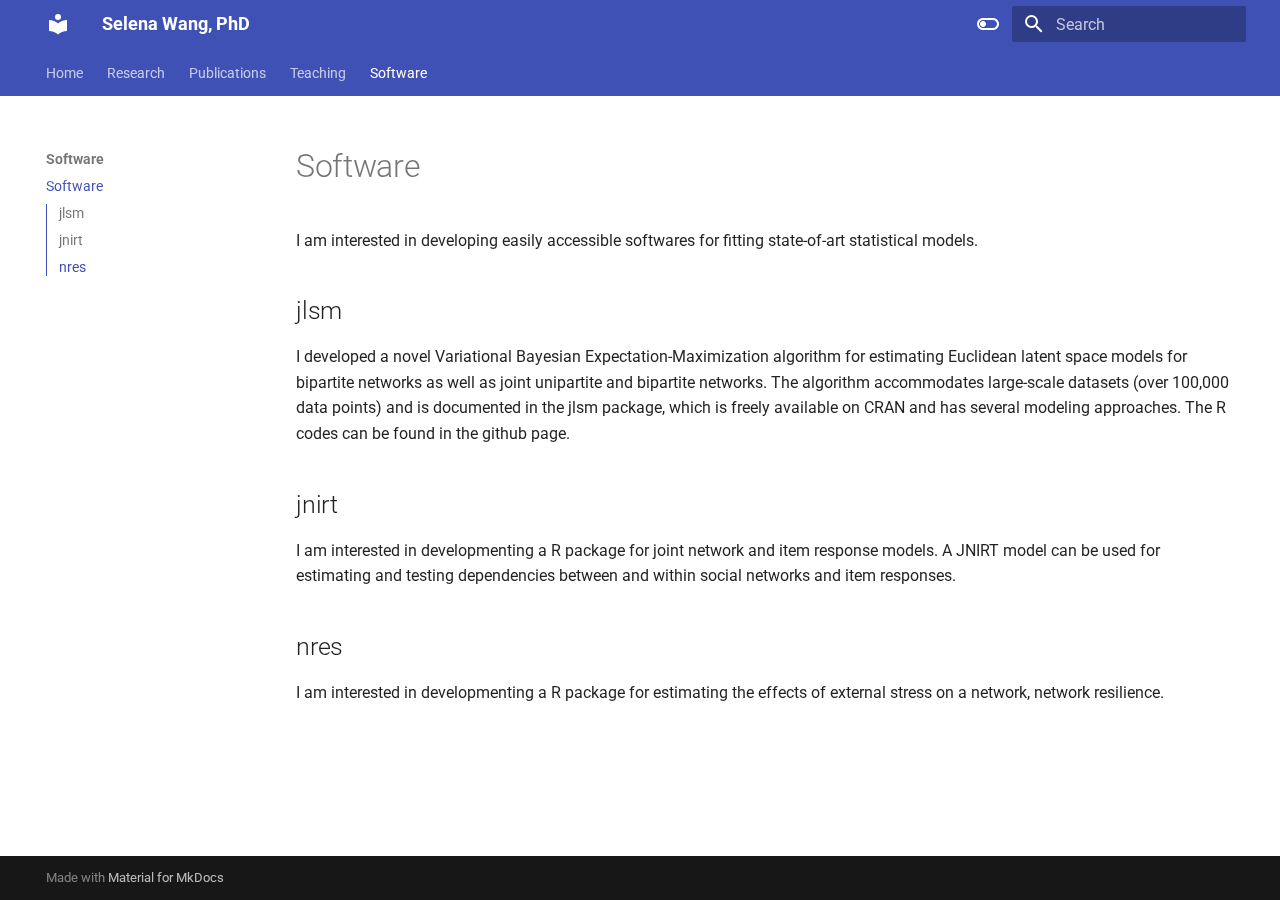
<file: site/software/software/index.html>
<!doctype html>
<html lang="en" class="no-js">
  <head>
    
      <meta charset="utf-8">
      <meta name="viewport" content="width=device-width,initial-scale=1">
      
      
      
      
        <link rel="prev" href="../../teaching/teaching/">
      
      
      
      <link rel="icon" href="../../assets/images/favicon.png">
      <meta name="generator" content="mkdocs-1.5.2, mkdocs-material-9.2.8">
    
    
      
        <title>Software - Selena Wang, PhD</title>
      
    
    
      <link rel="stylesheet" href="../../assets/stylesheets/main.046329b4.min.css">
      
        
        <link rel="stylesheet" href="../../assets/stylesheets/palette.85d0ee34.min.css">
      
      


    
    
      
    
    
      
        
        
        <link rel="preconnect" href="https://fonts.gstatic.com" crossorigin>
        <link rel="stylesheet" href="https://fonts.googleapis.com/css?family=Roboto:300,300i,400,400i,700,700i%7CRoboto+Mono:400,400i,700,700i&display=fallback">
        <style>:root{--md-text-font:"Roboto";--md-code-font:"Roboto Mono"}</style>
      
    
    
      <link rel="stylesheet" href="../../styles/extra.css">
    
    <script>__md_scope=new URL("../..",location),__md_hash=e=>[...e].reduce((e,_)=>(e<<5)-e+_.charCodeAt(0),0),__md_get=(e,_=localStorage,t=__md_scope)=>JSON.parse(_.getItem(t.pathname+"."+e)),__md_set=(e,_,t=localStorage,a=__md_scope)=>{try{t.setItem(a.pathname+"."+e,JSON.stringify(_))}catch(e){}}</script>
    
      

    
    
    
  </head>
  
  
    
    
      
    
    
    
    
    <body dir="ltr" data-md-color-scheme="default" data-md-color-primary="indigo" data-md-color-accent="orange">
  
    
    
      <script>var palette=__md_get("__palette");if(palette&&"object"==typeof palette.color)for(var key of Object.keys(palette.color))document.body.setAttribute("data-md-color-"+key,palette.color[key])</script>
    
    <input class="md-toggle" data-md-toggle="drawer" type="checkbox" id="__drawer" autocomplete="off">
    <input class="md-toggle" data-md-toggle="search" type="checkbox" id="__search" autocomplete="off">
    <label class="md-overlay" for="__drawer"></label>
    <div data-md-component="skip">
      
        
        <a href="#jlsm" class="md-skip">
          Skip to content
        </a>
      
    </div>
    <div data-md-component="announce">
      
    </div>
    
    
      

<header class="md-header" data-md-component="header">
  <nav class="md-header__inner md-grid" aria-label="Header">
    <a href="../.." title="Selena Wang, PhD" class="md-header__button md-logo" aria-label="Selena Wang, PhD" data-md-component="logo">
      
  
  <svg xmlns="http://www.w3.org/2000/svg" viewBox="0 0 24 24"><path d="M12 8a3 3 0 0 0 3-3 3 3 0 0 0-3-3 3 3 0 0 0-3 3 3 3 0 0 0 3 3m0 3.54C9.64 9.35 6.5 8 3 8v11c3.5 0 6.64 1.35 9 3.54 2.36-2.19 5.5-3.54 9-3.54V8c-3.5 0-6.64 1.35-9 3.54Z"/></svg>

    </a>
    <label class="md-header__button md-icon" for="__drawer">
      
      <svg xmlns="http://www.w3.org/2000/svg" viewBox="0 0 24 24"><path d="M3 6h18v2H3V6m0 5h18v2H3v-2m0 5h18v2H3v-2Z"/></svg>
    </label>
    <div class="md-header__title" data-md-component="header-title">
      <div class="md-header__ellipsis">
        <div class="md-header__topic">
          <span class="md-ellipsis">
            Selena Wang, PhD
          </span>
        </div>
        <div class="md-header__topic" data-md-component="header-topic">
          <span class="md-ellipsis">
            
              Software
            
          </span>
        </div>
      </div>
    </div>
    
      
        <form class="md-header__option" data-md-component="palette">
  
    
    
    
    <input class="md-option" data-md-color-media="(prefers-color-scheme: light)" data-md-color-scheme="default" data-md-color-primary="indigo" data-md-color-accent="orange"  aria-label="Switch to dark mode"  type="radio" name="__palette" id="__palette_1">
    
      <label class="md-header__button md-icon" title="Switch to dark mode" for="__palette_2" hidden>
        <svg xmlns="http://www.w3.org/2000/svg" viewBox="0 0 24 24"><path d="M17 6H7c-3.31 0-6 2.69-6 6s2.69 6 6 6h10c3.31 0 6-2.69 6-6s-2.69-6-6-6zm0 10H7c-2.21 0-4-1.79-4-4s1.79-4 4-4h10c2.21 0 4 1.79 4 4s-1.79 4-4 4zM7 9c-1.66 0-3 1.34-3 3s1.34 3 3 3 3-1.34 3-3-1.34-3-3-3z"/></svg>
      </label>
    
  
    
    
    
    <input class="md-option" data-md-color-media="(prefers-color-scheme: dark)" data-md-color-scheme="slate" data-md-color-primary="indigo" data-md-color-accent="orange"  aria-label="Switch to light mode"  type="radio" name="__palette" id="__palette_2">
    
      <label class="md-header__button md-icon" title="Switch to light mode" for="__palette_1" hidden>
        <svg xmlns="http://www.w3.org/2000/svg" viewBox="0 0 24 24"><path d="M17 7H7a5 5 0 0 0-5 5 5 5 0 0 0 5 5h10a5 5 0 0 0 5-5 5 5 0 0 0-5-5m0 8a3 3 0 0 1-3-3 3 3 0 0 1 3-3 3 3 0 0 1 3 3 3 3 0 0 1-3 3Z"/></svg>
      </label>
    
  
</form>
      
    
    
    
      <label class="md-header__button md-icon" for="__search">
        
        <svg xmlns="http://www.w3.org/2000/svg" viewBox="0 0 24 24"><path d="M9.5 3A6.5 6.5 0 0 1 16 9.5c0 1.61-.59 3.09-1.56 4.23l.27.27h.79l5 5-1.5 1.5-5-5v-.79l-.27-.27A6.516 6.516 0 0 1 9.5 16 6.5 6.5 0 0 1 3 9.5 6.5 6.5 0 0 1 9.5 3m0 2C7 5 5 7 5 9.5S7 14 9.5 14 14 12 14 9.5 12 5 9.5 5Z"/></svg>
      </label>
      <div class="md-search" data-md-component="search" role="dialog">
  <label class="md-search__overlay" for="__search"></label>
  <div class="md-search__inner" role="search">
    <form class="md-search__form" name="search">
      <input type="text" class="md-search__input" name="query" aria-label="Search" placeholder="Search" autocapitalize="off" autocorrect="off" autocomplete="off" spellcheck="false" data-md-component="search-query" required>
      <label class="md-search__icon md-icon" for="__search">
        
        <svg xmlns="http://www.w3.org/2000/svg" viewBox="0 0 24 24"><path d="M9.5 3A6.5 6.5 0 0 1 16 9.5c0 1.61-.59 3.09-1.56 4.23l.27.27h.79l5 5-1.5 1.5-5-5v-.79l-.27-.27A6.516 6.516 0 0 1 9.5 16 6.5 6.5 0 0 1 3 9.5 6.5 6.5 0 0 1 9.5 3m0 2C7 5 5 7 5 9.5S7 14 9.5 14 14 12 14 9.5 12 5 9.5 5Z"/></svg>
        
        <svg xmlns="http://www.w3.org/2000/svg" viewBox="0 0 24 24"><path d="M20 11v2H8l5.5 5.5-1.42 1.42L4.16 12l7.92-7.92L13.5 5.5 8 11h12Z"/></svg>
      </label>
      <nav class="md-search__options" aria-label="Search">
        
        <button type="reset" class="md-search__icon md-icon" title="Clear" aria-label="Clear" tabindex="-1">
          
          <svg xmlns="http://www.w3.org/2000/svg" viewBox="0 0 24 24"><path d="M19 6.41 17.59 5 12 10.59 6.41 5 5 6.41 10.59 12 5 17.59 6.41 19 12 13.41 17.59 19 19 17.59 13.41 12 19 6.41Z"/></svg>
        </button>
      </nav>
      
    </form>
    <div class="md-search__output">
      <div class="md-search__scrollwrap" data-md-scrollfix>
        <div class="md-search-result" data-md-component="search-result">
          <div class="md-search-result__meta">
            Initializing search
          </div>
          <ol class="md-search-result__list" role="presentation"></ol>
        </div>
      </div>
    </div>
  </div>
</div>
    
    
  </nav>
  
</header>
    
    <div class="md-container" data-md-component="container">
      
      
        
          
            
<nav class="md-tabs" aria-label="Tabs" data-md-component="tabs">
  <div class="md-grid">
    <ul class="md-tabs__list">
      
        
  
  
  
    
    
      <li class="md-tabs__item">
        <a href="../../home/home/" class="md-tabs__link">
          
  
  Home

        </a>
      </li>
    
  

      
        
  
  
  
    
    
      <li class="md-tabs__item">
        <a href="../../research/research/" class="md-tabs__link">
          
  
  Research

        </a>
      </li>
    
  

      
        
  
  
  
    
    
      <li class="md-tabs__item">
        <a href="../../publications/publications/" class="md-tabs__link">
          
  
  Publications

        </a>
      </li>
    
  

      
        
  
  
  
    
    
      <li class="md-tabs__item">
        <a href="../../teaching/teaching/" class="md-tabs__link">
          
  
  Teaching

        </a>
      </li>
    
  

      
        
  
  
    
  
  
    
    
      <li class="md-tabs__item md-tabs__item--active">
        <a href="./" class="md-tabs__link">
          
  
  Software

        </a>
      </li>
    
  

      
    </ul>
  </div>
</nav>
          
        
      
      <main class="md-main" data-md-component="main">
        <div class="md-main__inner md-grid">
          
            
              
              <div class="md-sidebar md-sidebar--primary" data-md-component="sidebar" data-md-type="navigation" >
                <div class="md-sidebar__scrollwrap">
                  <div class="md-sidebar__inner">
                    


  


  

<nav class="md-nav md-nav--primary md-nav--lifted md-nav--integrated" aria-label="Navigation" data-md-level="0">
  <label class="md-nav__title" for="__drawer">
    <a href="../.." title="Selena Wang, PhD" class="md-nav__button md-logo" aria-label="Selena Wang, PhD" data-md-component="logo">
      
  
  <svg xmlns="http://www.w3.org/2000/svg" viewBox="0 0 24 24"><path d="M12 8a3 3 0 0 0 3-3 3 3 0 0 0-3-3 3 3 0 0 0-3 3 3 3 0 0 0 3 3m0 3.54C9.64 9.35 6.5 8 3 8v11c3.5 0 6.64 1.35 9 3.54 2.36-2.19 5.5-3.54 9-3.54V8c-3.5 0-6.64 1.35-9 3.54Z"/></svg>

    </a>
    Selena Wang, PhD
  </label>
  
  <ul class="md-nav__list" data-md-scrollfix>
    
      
      
  
  
  
    
    
    
    <li class="md-nav__item md-nav__item--nested">
      
        
        
        
        
        <input class="md-nav__toggle md-toggle " type="checkbox" id="__nav_1" >
        
          <label class="md-nav__link" for="__nav_1" id="__nav_1_label" tabindex="0">
            
  
  <span class="md-ellipsis">
    Home
  </span>
  

            <span class="md-nav__icon md-icon"></span>
          </label>
        
        <nav class="md-nav" data-md-level="1" aria-labelledby="__nav_1_label" aria-expanded="false">
          <label class="md-nav__title" for="__nav_1">
            <span class="md-nav__icon md-icon"></span>
            Home
          </label>
          <ul class="md-nav__list" data-md-scrollfix>
            
              
                
  
  
  
    <li class="md-nav__item">
      <a href="../../home/home/" class="md-nav__link">
        
  
  <span class="md-ellipsis">
    Home
  </span>
  

      </a>
    </li>
  

              
            
          </ul>
        </nav>
      
    </li>
  

    
      
      
  
  
  
    
    
    
    <li class="md-nav__item md-nav__item--nested">
      
        
        
        
        
        <input class="md-nav__toggle md-toggle " type="checkbox" id="__nav_2" >
        
          <label class="md-nav__link" for="__nav_2" id="__nav_2_label" tabindex="0">
            
  
  <span class="md-ellipsis">
    Research
  </span>
  

            <span class="md-nav__icon md-icon"></span>
          </label>
        
        <nav class="md-nav" data-md-level="1" aria-labelledby="__nav_2_label" aria-expanded="false">
          <label class="md-nav__title" for="__nav_2">
            <span class="md-nav__icon md-icon"></span>
            Research
          </label>
          <ul class="md-nav__list" data-md-scrollfix>
            
              
                
  
  
  
    <li class="md-nav__item">
      <a href="../../research/research/" class="md-nav__link">
        
  
  <span class="md-ellipsis">
    Research
  </span>
  

      </a>
    </li>
  

              
            
          </ul>
        </nav>
      
    </li>
  

    
      
      
  
  
  
    
    
    
    <li class="md-nav__item md-nav__item--nested">
      
        
        
        
        
        <input class="md-nav__toggle md-toggle " type="checkbox" id="__nav_3" >
        
          <label class="md-nav__link" for="__nav_3" id="__nav_3_label" tabindex="0">
            
  
  <span class="md-ellipsis">
    Publications
  </span>
  

            <span class="md-nav__icon md-icon"></span>
          </label>
        
        <nav class="md-nav" data-md-level="1" aria-labelledby="__nav_3_label" aria-expanded="false">
          <label class="md-nav__title" for="__nav_3">
            <span class="md-nav__icon md-icon"></span>
            Publications
          </label>
          <ul class="md-nav__list" data-md-scrollfix>
            
              
                
  
  
  
    <li class="md-nav__item">
      <a href="../../publications/publications/" class="md-nav__link">
        
  
  <span class="md-ellipsis">
    Publications
  </span>
  

      </a>
    </li>
  

              
            
          </ul>
        </nav>
      
    </li>
  

    
      
      
  
  
  
    
    
    
    <li class="md-nav__item md-nav__item--nested">
      
        
        
        
        
        <input class="md-nav__toggle md-toggle " type="checkbox" id="__nav_4" >
        
          <label class="md-nav__link" for="__nav_4" id="__nav_4_label" tabindex="0">
            
  
  <span class="md-ellipsis">
    Teaching
  </span>
  

            <span class="md-nav__icon md-icon"></span>
          </label>
        
        <nav class="md-nav" data-md-level="1" aria-labelledby="__nav_4_label" aria-expanded="false">
          <label class="md-nav__title" for="__nav_4">
            <span class="md-nav__icon md-icon"></span>
            Teaching
          </label>
          <ul class="md-nav__list" data-md-scrollfix>
            
              
                
  
  
  
    <li class="md-nav__item">
      <a href="../../teaching/teaching/" class="md-nav__link">
        
  
  <span class="md-ellipsis">
    Teaching
  </span>
  

      </a>
    </li>
  

              
            
          </ul>
        </nav>
      
    </li>
  

    
      
      
  
  
    
  
  
    
    
    
    <li class="md-nav__item md-nav__item--active md-nav__item--nested">
      
        
        
        
        
        <input class="md-nav__toggle md-toggle " type="checkbox" id="__nav_5" checked>
        
          <label class="md-nav__link" for="__nav_5" id="__nav_5_label" tabindex="0">
            
  
  <span class="md-ellipsis">
    Software
  </span>
  

            <span class="md-nav__icon md-icon"></span>
          </label>
        
        <nav class="md-nav" data-md-level="1" aria-labelledby="__nav_5_label" aria-expanded="true">
          <label class="md-nav__title" for="__nav_5">
            <span class="md-nav__icon md-icon"></span>
            Software
          </label>
          <ul class="md-nav__list" data-md-scrollfix>
            
              
                
  
  
    
  
  
    <li class="md-nav__item md-nav__item--active">
      
      <input class="md-nav__toggle md-toggle" type="checkbox" id="__toc">
      
      
      
        <label class="md-nav__link md-nav__link--active" for="__toc">
          
  
  <span class="md-ellipsis">
    Software
  </span>
  

          <span class="md-nav__icon md-icon"></span>
        </label>
      
      <a href="./" class="md-nav__link md-nav__link--active">
        
  
  <span class="md-ellipsis">
    Software
  </span>
  

      </a>
      
        

<nav class="md-nav md-nav--secondary" aria-label="Table of contents">
  
  
  
  
    <label class="md-nav__title" for="__toc">
      <span class="md-nav__icon md-icon"></span>
      Table of contents
    </label>
    <ul class="md-nav__list" data-md-component="toc" data-md-scrollfix>
      
        <li class="md-nav__item">
  <a href="#jlsm" class="md-nav__link">
    jlsm
  </a>
  
</li>
      
        <li class="md-nav__item">
  <a href="#jnirt" class="md-nav__link">
    jnirt
  </a>
  
</li>
      
        <li class="md-nav__item">
  <a href="#nres" class="md-nav__link">
    nres
  </a>
  
</li>
      
    </ul>
  
</nav>
      
    </li>
  

              
            
          </ul>
        </nav>
      
    </li>
  

    
  </ul>
</nav>
                  </div>
                </div>
              </div>
            
            
          
          
            <div class="md-content" data-md-component="content">
              <article class="md-content__inner md-typeset">
                
                  


  <h1>Software</h1>

<p>I am interested in developing easily accessible softwares for fitting state-of-art statistical models.</p>
<h2 id="jlsm">jlsm</h2>
<p>I developed a novel Variational Bayesian Expectation-Maximization algorithm for estimating Euclidean latent space models for bipartite networks as well as joint unipartite and bipartite networks. The algorithm accommodates large-scale datasets (over 100,000 data points) and is documented in the jlsm package, which is freely available on CRAN and has several modeling approaches. The R codes can be found in the github page.</p>
<h2 id="jnirt">jnirt</h2>
<p>I am interested in developmenting a R package for joint network and item response models. A JNIRT model can be used for estimating and testing dependencies between and within social networks and item responses.</p>
<h2 id="nres">nres</h2>
<p>I am interested in developmenting a R package for estimating the effects of external stress on a network, network resilience. </p>





                
              </article>
            </div>
          
          
  <script>var tabs=__md_get("__tabs");if(Array.isArray(tabs))e:for(var set of document.querySelectorAll(".tabbed-set")){var tab,labels=set.querySelector(".tabbed-labels");for(tab of tabs)for(var label of labels.getElementsByTagName("label"))if(label.innerText.trim()===tab){var input=document.getElementById(label.htmlFor);input.checked=!0;continue e}}</script>

        </div>
        
      </main>
      
        <footer class="md-footer">
  
  <div class="md-footer-meta md-typeset">
    <div class="md-footer-meta__inner md-grid">
      <div class="md-copyright">
  
  
    Made with
    <a href="https://squidfunk.github.io/mkdocs-material/" target="_blank" rel="noopener">
      Material for MkDocs
    </a>
  
</div>
      
    </div>
  </div>
</footer>
      
    </div>
    <div class="md-dialog" data-md-component="dialog">
      <div class="md-dialog__inner md-typeset"></div>
    </div>
    
    <script id="__config" type="application/json">{"base": "../..", "features": ["navigation.instant", "navigation.tracking", "navigation.tabs", "navigation.sections", "content.code.copy", "content.code.annotate", "toc.integrate", "content.tabs.link"], "search": "../../assets/javascripts/workers/search.dfff1995.min.js", "translations": {"clipboard.copied": "Copied to clipboard", "clipboard.copy": "Copy to clipboard", "search.result.more.one": "1 more on this page", "search.result.more.other": "# more on this page", "search.result.none": "No matching documents", "search.result.one": "1 matching document", "search.result.other": "# matching documents", "search.result.placeholder": "Type to start searching", "search.result.term.missing": "Missing", "select.version": "Select version"}}</script>
    
    
      <script src="../../assets/javascripts/bundle.dff1b7c8.min.js"></script>
      
    
  </body>
</html>
</file>
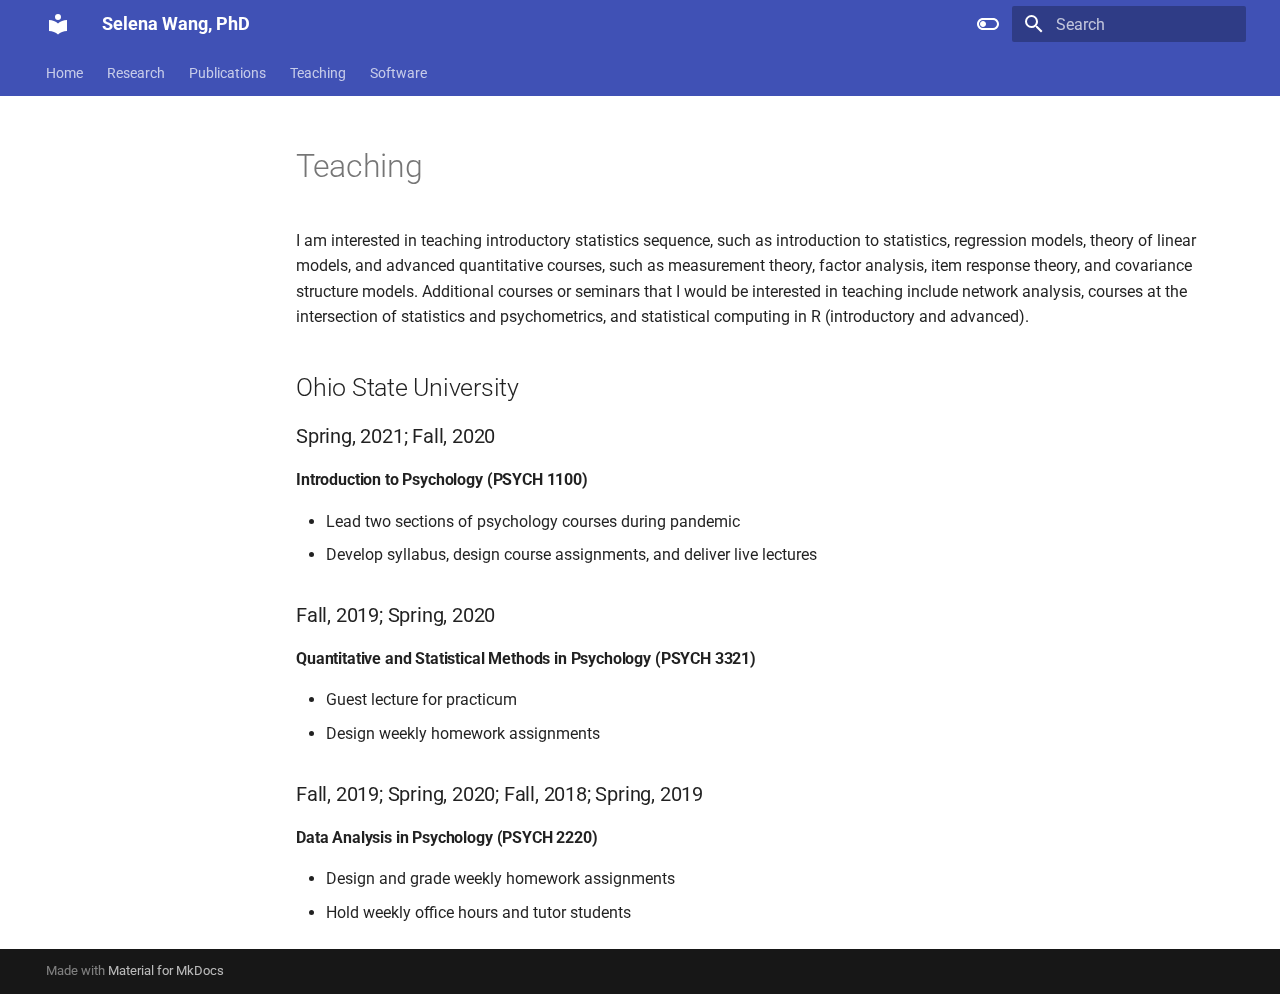
<file: site/teaching/teaching/index.html>
<!doctype html>
<html lang="en" class="no-js">
  <head>
    
      <meta charset="utf-8">
      <meta name="viewport" content="width=device-width,initial-scale=1">
      
      
      
      
      
      
      <link rel="icon" href="../../assets/images/favicon.png">
      <meta name="generator" content="mkdocs-1.5.2, mkdocs-material-9.2.8">
    
    
      
        <title>Teaching - Selena Wang, PhD</title>
      
    
    
      <link rel="stylesheet" href="../../assets/stylesheets/main.046329b4.min.css">
      
        
        <link rel="stylesheet" href="../../assets/stylesheets/palette.85d0ee34.min.css">
      
      


    
    
      
    
    
      
        
        
        <link rel="preconnect" href="https://fonts.gstatic.com" crossorigin>
        <link rel="stylesheet" href="https://fonts.googleapis.com/css?family=Roboto:300,300i,400,400i,700,700i%7CRoboto+Mono:400,400i,700,700i&display=fallback">
        <style>:root{--md-text-font:"Roboto";--md-code-font:"Roboto Mono"}</style>
      
    
    
      <link rel="stylesheet" href="../../styles/extra.css">
    
    <script>__md_scope=new URL("../..",location),__md_hash=e=>[...e].reduce((e,_)=>(e<<5)-e+_.charCodeAt(0),0),__md_get=(e,_=localStorage,t=__md_scope)=>JSON.parse(_.getItem(t.pathname+"."+e)),__md_set=(e,_,t=localStorage,a=__md_scope)=>{try{t.setItem(a.pathname+"."+e,JSON.stringify(_))}catch(e){}}</script>
    
      

    
    
    
  </head>
  
  
    
    
      
    
    
    
    
    <body dir="ltr" data-md-color-scheme="default" data-md-color-primary="indigo" data-md-color-accent="orange">
  
    
    
      <script>var palette=__md_get("__palette");if(palette&&"object"==typeof palette.color)for(var key of Object.keys(palette.color))document.body.setAttribute("data-md-color-"+key,palette.color[key])</script>
    
    <input class="md-toggle" data-md-toggle="drawer" type="checkbox" id="__drawer" autocomplete="off">
    <input class="md-toggle" data-md-toggle="search" type="checkbox" id="__search" autocomplete="off">
    <label class="md-overlay" for="__drawer"></label>
    <div data-md-component="skip">
      
        
        <a href="#ohio-state-university" class="md-skip">
          Skip to content
        </a>
      
    </div>
    <div data-md-component="announce">
      
    </div>
    
    
      

<header class="md-header" data-md-component="header">
  <nav class="md-header__inner md-grid" aria-label="Header">
    <a href="../.." title="Selena Wang, PhD" class="md-header__button md-logo" aria-label="Selena Wang, PhD" data-md-component="logo">
      
  
  <svg xmlns="http://www.w3.org/2000/svg" viewBox="0 0 24 24"><path d="M12 8a3 3 0 0 0 3-3 3 3 0 0 0-3-3 3 3 0 0 0-3 3 3 3 0 0 0 3 3m0 3.54C9.64 9.35 6.5 8 3 8v11c3.5 0 6.64 1.35 9 3.54 2.36-2.19 5.5-3.54 9-3.54V8c-3.5 0-6.64 1.35-9 3.54Z"/></svg>

    </a>
    <label class="md-header__button md-icon" for="__drawer">
      
      <svg xmlns="http://www.w3.org/2000/svg" viewBox="0 0 24 24"><path d="M3 6h18v2H3V6m0 5h18v2H3v-2m0 5h18v2H3v-2Z"/></svg>
    </label>
    <div class="md-header__title" data-md-component="header-title">
      <div class="md-header__ellipsis">
        <div class="md-header__topic">
          <span class="md-ellipsis">
            Selena Wang, PhD
          </span>
        </div>
        <div class="md-header__topic" data-md-component="header-topic">
          <span class="md-ellipsis">
            
              Teaching
            
          </span>
        </div>
      </div>
    </div>
    
      
        <form class="md-header__option" data-md-component="palette">
  
    
    
    
    <input class="md-option" data-md-color-media="(prefers-color-scheme: light)" data-md-color-scheme="default" data-md-color-primary="indigo" data-md-color-accent="orange"  aria-label="Switch to dark mode"  type="radio" name="__palette" id="__palette_1">
    
      <label class="md-header__button md-icon" title="Switch to dark mode" for="__palette_2" hidden>
        <svg xmlns="http://www.w3.org/2000/svg" viewBox="0 0 24 24"><path d="M17 6H7c-3.31 0-6 2.69-6 6s2.69 6 6 6h10c3.31 0 6-2.69 6-6s-2.69-6-6-6zm0 10H7c-2.21 0-4-1.79-4-4s1.79-4 4-4h10c2.21 0 4 1.79 4 4s-1.79 4-4 4zM7 9c-1.66 0-3 1.34-3 3s1.34 3 3 3 3-1.34 3-3-1.34-3-3-3z"/></svg>
      </label>
    
  
    
    
    
    <input class="md-option" data-md-color-media="(prefers-color-scheme: dark)" data-md-color-scheme="slate" data-md-color-primary="indigo" data-md-color-accent="orange"  aria-label="Switch to light mode"  type="radio" name="__palette" id="__palette_2">
    
      <label class="md-header__button md-icon" title="Switch to light mode" for="__palette_1" hidden>
        <svg xmlns="http://www.w3.org/2000/svg" viewBox="0 0 24 24"><path d="M17 7H7a5 5 0 0 0-5 5 5 5 0 0 0 5 5h10a5 5 0 0 0 5-5 5 5 0 0 0-5-5m0 8a3 3 0 0 1-3-3 3 3 0 0 1 3-3 3 3 0 0 1 3 3 3 3 0 0 1-3 3Z"/></svg>
      </label>
    
  
</form>
      
    
    
    
      <label class="md-header__button md-icon" for="__search">
        
        <svg xmlns="http://www.w3.org/2000/svg" viewBox="0 0 24 24"><path d="M9.5 3A6.5 6.5 0 0 1 16 9.5c0 1.61-.59 3.09-1.56 4.23l.27.27h.79l5 5-1.5 1.5-5-5v-.79l-.27-.27A6.516 6.516 0 0 1 9.5 16 6.5 6.5 0 0 1 3 9.5 6.5 6.5 0 0 1 9.5 3m0 2C7 5 5 7 5 9.5S7 14 9.5 14 14 12 14 9.5 12 5 9.5 5Z"/></svg>
      </label>
      <div class="md-search" data-md-component="search" role="dialog">
  <label class="md-search__overlay" for="__search"></label>
  <div class="md-search__inner" role="search">
    <form class="md-search__form" name="search">
      <input type="text" class="md-search__input" name="query" aria-label="Search" placeholder="Search" autocapitalize="off" autocorrect="off" autocomplete="off" spellcheck="false" data-md-component="search-query" required>
      <label class="md-search__icon md-icon" for="__search">
        
        <svg xmlns="http://www.w3.org/2000/svg" viewBox="0 0 24 24"><path d="M9.5 3A6.5 6.5 0 0 1 16 9.5c0 1.61-.59 3.09-1.56 4.23l.27.27h.79l5 5-1.5 1.5-5-5v-.79l-.27-.27A6.516 6.516 0 0 1 9.5 16 6.5 6.5 0 0 1 3 9.5 6.5 6.5 0 0 1 9.5 3m0 2C7 5 5 7 5 9.5S7 14 9.5 14 14 12 14 9.5 12 5 9.5 5Z"/></svg>
        
        <svg xmlns="http://www.w3.org/2000/svg" viewBox="0 0 24 24"><path d="M20 11v2H8l5.5 5.5-1.42 1.42L4.16 12l7.92-7.92L13.5 5.5 8 11h12Z"/></svg>
      </label>
      <nav class="md-search__options" aria-label="Search">
        
        <button type="reset" class="md-search__icon md-icon" title="Clear" aria-label="Clear" tabindex="-1">
          
          <svg xmlns="http://www.w3.org/2000/svg" viewBox="0 0 24 24"><path d="M19 6.41 17.59 5 12 10.59 6.41 5 5 6.41 10.59 12 5 17.59 6.41 19 12 13.41 17.59 19 19 17.59 13.41 12 19 6.41Z"/></svg>
        </button>
      </nav>
      
    </form>
    <div class="md-search__output">
      <div class="md-search__scrollwrap" data-md-scrollfix>
        <div class="md-search-result" data-md-component="search-result">
          <div class="md-search-result__meta">
            Initializing search
          </div>
          <ol class="md-search-result__list" role="presentation"></ol>
        </div>
      </div>
    </div>
  </div>
</div>
    
    
  </nav>
  
</header>
    
    <div class="md-container" data-md-component="container">
      
      
        
          
            
<nav class="md-tabs" aria-label="Tabs" data-md-component="tabs">
  <div class="md-grid">
    <ul class="md-tabs__list">
      
        
  
  
  
    <li class="md-tabs__item">
      <a href="../../home/" class="md-tabs__link">
        
  
    
  
  Home

      </a>
    </li>
  

      
        
  
  
  
    <li class="md-tabs__item">
      <a href="../../research/" class="md-tabs__link">
        
  
    
  
  Research

      </a>
    </li>
  

      
        
  
  
  
    <li class="md-tabs__item">
      <a href="../../publications/" class="md-tabs__link">
        
  
    
  
  Publications

      </a>
    </li>
  

      
        
  
  
  
    <li class="md-tabs__item">
      <a href="../" class="md-tabs__link">
        
  
    
  
  Teaching

      </a>
    </li>
  

      
        
  
  
  
    <li class="md-tabs__item">
      <a href="../../software/" class="md-tabs__link">
        
  
    
  
  Software

      </a>
    </li>
  

      
    </ul>
  </div>
</nav>
          
        
      
      <main class="md-main" data-md-component="main">
        <div class="md-main__inner md-grid">
          
            
              
              <div class="md-sidebar md-sidebar--primary" data-md-component="sidebar" data-md-type="navigation" >
                <div class="md-sidebar__scrollwrap">
                  <div class="md-sidebar__inner">
                    


  


  

<nav class="md-nav md-nav--primary md-nav--lifted md-nav--integrated" aria-label="Navigation" data-md-level="0">
  <label class="md-nav__title" for="__drawer">
    <a href="../.." title="Selena Wang, PhD" class="md-nav__button md-logo" aria-label="Selena Wang, PhD" data-md-component="logo">
      
  
  <svg xmlns="http://www.w3.org/2000/svg" viewBox="0 0 24 24"><path d="M12 8a3 3 0 0 0 3-3 3 3 0 0 0-3-3 3 3 0 0 0-3 3 3 3 0 0 0 3 3m0 3.54C9.64 9.35 6.5 8 3 8v11c3.5 0 6.64 1.35 9 3.54 2.36-2.19 5.5-3.54 9-3.54V8c-3.5 0-6.64 1.35-9 3.54Z"/></svg>

    </a>
    Selena Wang, PhD
  </label>
  
  <ul class="md-nav__list" data-md-scrollfix>
    
      
      
  
  
  
    <li class="md-nav__item">
      <a href="../../home/" class="md-nav__link">
        
  
  <span class="md-ellipsis">
    Home
  </span>
  

      </a>
    </li>
  

    
      
      
  
  
  
    <li class="md-nav__item">
      <a href="../../research/" class="md-nav__link">
        
  
  <span class="md-ellipsis">
    Research
  </span>
  

      </a>
    </li>
  

    
      
      
  
  
  
    <li class="md-nav__item">
      <a href="../../publications/" class="md-nav__link">
        
  
  <span class="md-ellipsis">
    Publications
  </span>
  

      </a>
    </li>
  

    
      
      
  
  
  
    <li class="md-nav__item">
      <a href="../" class="md-nav__link">
        
  
  <span class="md-ellipsis">
    Teaching
  </span>
  

      </a>
    </li>
  

    
      
      
  
  
  
    <li class="md-nav__item">
      <a href="../../software/" class="md-nav__link">
        
  
  <span class="md-ellipsis">
    Software
  </span>
  

      </a>
    </li>
  

    
  </ul>
</nav>
                  </div>
                </div>
              </div>
            
            
          
          
            <div class="md-content" data-md-component="content">
              <article class="md-content__inner md-typeset">
                
                  


  <h1>Teaching</h1>

<p>I am interested in teaching introductory statistics sequence, such as introduction to statistics, regression models, theory of linear models, and advanced quantitative courses, such as measurement theory, factor analysis, item response theory, and covariance structure models. Additional courses or seminars that I would be interested in teaching include network analysis, courses at the intersection of statistics and psychometrics, and statistical computing in R (introductory and advanced). </p>
<h2 id="ohio-state-university">Ohio State University</h2>
<h3 id="spring-2021-fall-2020">Spring, 2021; Fall, 2020</h3>
<h4 id="introduction-to-psychology-psych-1100">Introduction to Psychology (PSYCH 1100)</h4>
<ul>
<li>Lead two sections of psychology courses during pandemic  </li>
<li>Develop syllabus, design course assignments, and deliver live lectures</li>
</ul>
<h3 id="fall-2019-spring-2020">Fall, 2019; Spring, 2020</h3>
<h4 id="quantitative-and-statistical-methods-in-psychology-psych-3321">Quantitative and Statistical Methods in Psychology (PSYCH 3321)</h4>
<ul>
<li>Guest lecture for practicum  </li>
<li>Design weekly homework assignments</li>
</ul>
<h3 id="fall-2019-spring-2020-fall-2018-spring-2019">Fall, 2019; Spring, 2020; Fall, 2018; Spring, 2019</h3>
<h4 id="data-analysis-in-psychology-psych-2220">Data Analysis in Psychology (PSYCH 2220)</h4>
<ul>
<li>Design and grade weekly homework assignments  </li>
<li>Hold weekly office hours and tutor students  </li>
</ul>





                
              </article>
            </div>
          
          
  <script>var tabs=__md_get("__tabs");if(Array.isArray(tabs))e:for(var set of document.querySelectorAll(".tabbed-set")){var tab,labels=set.querySelector(".tabbed-labels");for(tab of tabs)for(var label of labels.getElementsByTagName("label"))if(label.innerText.trim()===tab){var input=document.getElementById(label.htmlFor);input.checked=!0;continue e}}</script>

        </div>
        
      </main>
      
        <footer class="md-footer">
  
  <div class="md-footer-meta md-typeset">
    <div class="md-footer-meta__inner md-grid">
      <div class="md-copyright">
  
  
    Made with
    <a href="https://squidfunk.github.io/mkdocs-material/" target="_blank" rel="noopener">
      Material for MkDocs
    </a>
  
</div>
      
    </div>
  </div>
</footer>
      
    </div>
    <div class="md-dialog" data-md-component="dialog">
      <div class="md-dialog__inner md-typeset"></div>
    </div>
    
    <script id="__config" type="application/json">{"base": "../..", "features": ["navigation.instant", "navigation.tracking", "navigation.tabs", "navigation.sections", "content.code.copy", "content.code.annotate", "toc.integrate", "content.tabs.link"], "search": "../../assets/javascripts/workers/search.dfff1995.min.js", "translations": {"clipboard.copied": "Copied to clipboard", "clipboard.copy": "Copy to clipboard", "search.result.more.one": "1 more on this page", "search.result.more.other": "# more on this page", "search.result.none": "No matching documents", "search.result.one": "1 matching document", "search.result.other": "# matching documents", "search.result.placeholder": "Type to start searching", "search.result.term.missing": "Missing", "select.version": "Select version"}}</script>
    
    
      <script src="../../assets/javascripts/bundle.dff1b7c8.min.js"></script>
      
    
  </body>
</html>
</file>
<file: site/styles/extra.css>
.box {
  width: 100%;
}

.left-col {
  padding: 0 4% 0 0;
  width: 100%
}

.right-col {
  float: right;
  padding: 0 0 0 4%;
  width: 35%;
  text-align: right;
}
.indent-1 {
  margin-left: 5%;
}

ul {
  list-style-type: none;
  margin-left: 40px;
}
</file>
<file: site/assets/stylesheets/main.046329b4.min.css>
@charset "UTF-8";html{-webkit-text-size-adjust:none;-moz-text-size-adjust:none;text-size-adjust:none;box-sizing:border-box}*,:after,:before{box-sizing:inherit}@media (prefers-reduced-motion){*,:after,:before{transition:none!important}}body{margin:0}a,button,input,label{-webkit-tap-highlight-color:transparent}a{color:inherit;text-decoration:none}hr{border:0;box-sizing:initial;display:block;height:.05rem;overflow:visible;padding:0}small{font-size:80%}sub,sup{line-height:1em}img{border-style:none}table{border-collapse:initial;border-spacing:0}td,th{font-weight:400;vertical-align:top}button{background:#0000;border:0;font-family:inherit;font-size:inherit;margin:0;padding:0}input{border:0;outline:none}:root{--md-primary-fg-color:#4051b5;--md-primary-fg-color--light:#5d6cc0;--md-primary-fg-color--dark:#303fa1;--md-primary-bg-color:#fff;--md-primary-bg-color--light:#ffffffb3;--md-accent-fg-color:#526cfe;--md-accent-fg-color--transparent:#526cfe1a;--md-accent-bg-color:#fff;--md-accent-bg-color--light:#ffffffb3}[data-md-color-scheme=default]{color-scheme:light}[data-md-color-scheme=default] img[src$="#gh-dark-mode-only"],[data-md-color-scheme=default] img[src$="#only-dark"]{display:none}:root,[data-md-color-scheme=default]{--md-default-fg-color:#000000de;--md-default-fg-color--light:#0000008a;--md-default-fg-color--lighter:#00000052;--md-default-fg-color--lightest:#00000012;--md-default-bg-color:#fff;--md-default-bg-color--light:#ffffffb3;--md-default-bg-color--lighter:#ffffff4d;--md-default-bg-color--lightest:#ffffff1f;--md-code-fg-color:#36464e;--md-code-bg-color:#f5f5f5;--md-code-hl-color:#ffff0080;--md-code-hl-number-color:#d52a2a;--md-code-hl-special-color:#db1457;--md-code-hl-function-color:#a846b9;--md-code-hl-constant-color:#6e59d9;--md-code-hl-keyword-color:#3f6ec6;--md-code-hl-string-color:#1c7d4d;--md-code-hl-name-color:var(--md-code-fg-color);--md-code-hl-operator-color:var(--md-default-fg-color--light);--md-code-hl-punctuation-color:var(--md-default-fg-color--light);--md-code-hl-comment-color:var(--md-default-fg-color--light);--md-code-hl-generic-color:var(--md-default-fg-color--light);--md-code-hl-variable-color:var(--md-default-fg-color--light);--md-typeset-color:var(--md-default-fg-color);--md-typeset-a-color:var(--md-primary-fg-color);--md-typeset-mark-color:#ffff0080;--md-typeset-del-color:#f5503d26;--md-typeset-ins-color:#0bd57026;--md-typeset-kbd-color:#fafafa;--md-typeset-kbd-accent-color:#fff;--md-typeset-kbd-border-color:#b8b8b8;--md-typeset-table-color:#0000001f;--md-typeset-table-color--light:rgba(0,0,0,.035);--md-admonition-fg-color:var(--md-default-fg-color);--md-admonition-bg-color:var(--md-default-bg-color);--md-warning-fg-color:#000000de;--md-warning-bg-color:#ff9;--md-footer-fg-color:#fff;--md-footer-fg-color--light:#ffffffb3;--md-footer-fg-color--lighter:#ffffff73;--md-footer-bg-color:#000000de;--md-footer-bg-color--dark:#00000052;--md-shadow-z1:0 0.2rem 0.5rem #0000000d,0 0 0.05rem #0000001a;--md-shadow-z2:0 0.2rem 0.5rem #0000001a,0 0 0.05rem #00000040;--md-shadow-z3:0 0.2rem 0.5rem #0003,0 0 0.05rem #00000059}.md-icon svg{fill:currentcolor;display:block;height:1.2rem;width:1.2rem}body{-webkit-font-smoothing:antialiased;-moz-osx-font-smoothing:grayscale;--md-text-font-family:var(--md-text-font,_),-apple-system,BlinkMacSystemFont,Helvetica,Arial,sans-serif;--md-code-font-family:var(--md-code-font,_),SFMono-Regular,Consolas,Menlo,monospace}aside,body,input{font-feature-settings:"kern","liga";color:var(--md-typeset-color);font-family:var(--md-text-font-family)}code,kbd,pre{font-feature-settings:"kern";font-family:var(--md-code-font-family)}:root{--md-typeset-table-sort-icon:url('data:image/svg+xml;charset=utf-8,<svg xmlns="http://www.w3.org/2000/svg" viewBox="0 0 24 24"><path d="m18 21-4-4h3V7h-3l4-4 4 4h-3v10h3M2 19v-2h10v2M2 13v-2h7v2M2 7V5h4v2H2Z"/></svg>');--md-typeset-table-sort-icon--asc:url('data:image/svg+xml;charset=utf-8,<svg xmlns="http://www.w3.org/2000/svg" viewBox="0 0 24 24"><path d="M19 17h3l-4 4-4-4h3V3h2M2 17h10v2H2M6 5v2H2V5m0 6h7v2H2v-2Z"/></svg>');--md-typeset-table-sort-icon--desc:url('data:image/svg+xml;charset=utf-8,<svg xmlns="http://www.w3.org/2000/svg" viewBox="0 0 24 24"><path d="M19 7h3l-4-4-4 4h3v14h2M2 17h10v2H2M6 5v2H2V5m0 6h7v2H2v-2Z"/></svg>')}.md-typeset{-webkit-print-color-adjust:exact;color-adjust:exact;font-size:.8rem;line-height:1.6}@media print{.md-typeset{font-size:.68rem}}.md-typeset blockquote,.md-typeset dl,.md-typeset figure,.md-typeset ol,.md-typeset pre,.md-typeset ul{margin-bottom:1em;margin-top:1em}.md-typeset h1{color:var(--md-default-fg-color--light);font-size:2em;line-height:1.3;margin:0 0 1.25em}.md-typeset h1,.md-typeset h2{font-weight:300;letter-spacing:-.01em}.md-typeset h2{font-size:1.5625em;line-height:1.4;margin:1.6em 0 .64em}.md-typeset h3{font-size:1.25em;font-weight:400;letter-spacing:-.01em;line-height:1.5;margin:1.6em 0 .8em}.md-typeset h2+h3{margin-top:.8em}.md-typeset h4{font-weight:700;letter-spacing:-.01em;margin:1em 0}.md-typeset h5,.md-typeset h6{color:var(--md-default-fg-color--light);font-size:.8em;font-weight:700;letter-spacing:-.01em;margin:1.25em 0}.md-typeset h5{text-transform:uppercase}.md-typeset hr{border-bottom:.05rem solid var(--md-default-fg-color--lightest);display:flow-root;margin:1.5em 0}.md-typeset a{color:var(--md-typeset-a-color);word-break:break-word}.md-typeset a,.md-typeset a:before{transition:color 125ms}.md-typeset a:focus,.md-typeset a:hover{color:var(--md-accent-fg-color)}.md-typeset a:focus code,.md-typeset a:hover code{background-color:var(--md-accent-fg-color--transparent)}.md-typeset a code{color:currentcolor;transition:background-color 125ms}.md-typeset a.focus-visible{outline-color:var(--md-accent-fg-color);outline-offset:.2rem}.md-typeset code,.md-typeset kbd,.md-typeset pre{color:var(--md-code-fg-color);direction:ltr;font-variant-ligatures:none}@media print{.md-typeset code,.md-typeset kbd,.md-typeset pre{white-space:pre-wrap}}.md-typeset code{background-color:var(--md-code-bg-color);border-radius:.1rem;-webkit-box-decoration-break:clone;box-decoration-break:clone;font-size:.85em;padding:0 .2941176471em;word-break:break-word}.md-typeset code:not(.focus-visible){-webkit-tap-highlight-color:transparent;outline:none}.md-typeset pre{display:flow-root;line-height:1.4;position:relative}.md-typeset pre>code{-webkit-box-decoration-break:slice;box-decoration-break:slice;box-shadow:none;display:block;margin:0;outline-color:var(--md-accent-fg-color);overflow:auto;padding:.7720588235em 1.1764705882em;scrollbar-color:var(--md-default-fg-color--lighter) #0000;scrollbar-width:thin;touch-action:auto;word-break:normal}.md-typeset pre>code:hover{scrollbar-color:var(--md-accent-fg-color) #0000}.md-typeset pre>code::-webkit-scrollbar{height:.2rem;width:.2rem}.md-typeset pre>code::-webkit-scrollbar-thumb{background-color:var(--md-default-fg-color--lighter)}.md-typeset pre>code::-webkit-scrollbar-thumb:hover{background-color:var(--md-accent-fg-color)}.md-typeset kbd{background-color:var(--md-typeset-kbd-color);border-radius:.1rem;box-shadow:0 .1rem 0 .05rem var(--md-typeset-kbd-border-color),0 .1rem 0 var(--md-typeset-kbd-border-color),0 -.1rem .2rem var(--md-typeset-kbd-accent-color) inset;color:var(--md-default-fg-color);display:inline-block;font-size:.75em;padding:0 .6666666667em;vertical-align:text-top;word-break:break-word}.md-typeset mark{background-color:var(--md-typeset-mark-color);-webkit-box-decoration-break:clone;box-decoration-break:clone;color:inherit;word-break:break-word}.md-typeset abbr{border-bottom:.05rem dotted var(--md-default-fg-color--light);cursor:help;text-decoration:none}@media (hover:none){.md-typeset abbr[title]:focus:after,.md-typeset abbr[title]:hover:after{background-color:var(--md-default-fg-color);border-radius:.1rem;box-shadow:var(--md-shadow-z3);color:var(--md-default-bg-color);content:attr(title);font-size:.7rem;left:.8rem;margin-top:2em;padding:.2rem .3rem;position:absolute;right:.8rem}}.md-typeset small{opacity:.75}[dir=ltr] .md-typeset sub,[dir=ltr] .md-typeset sup{margin-left:.078125em}[dir=rtl] .md-typeset sub,[dir=rtl] .md-typeset sup{margin-right:.078125em}[dir=ltr] .md-typeset blockquote{padding-left:.6rem}[dir=rtl] .md-typeset blockquote{padding-right:.6rem}[dir=ltr] .md-typeset blockquote{border-left:.2rem solid var(--md-default-fg-color--lighter)}[dir=rtl] .md-typeset blockquote{border-right:.2rem solid var(--md-default-fg-color--lighter)}.md-typeset blockquote{color:var(--md-default-fg-color--light);margin-left:0;margin-right:0}.md-typeset ul{list-style-type:disc}[dir=ltr] .md-typeset ol,[dir=ltr] .md-typeset ul{margin-left:.625em}[dir=rtl] .md-typeset ol,[dir=rtl] .md-typeset ul{margin-right:.625em}.md-typeset ol,.md-typeset ul{padding:0}.md-typeset ol:not([hidden]),.md-typeset ul:not([hidden]){display:flow-root}.md-typeset ol ol,.md-typeset ul ol{list-style-type:lower-alpha}.md-typeset ol ol ol,.md-typeset ul ol ol{list-style-type:lower-roman}[dir=ltr] .md-typeset ol li,[dir=ltr] .md-typeset ul li{margin-left:1.25em}[dir=rtl] .md-typeset ol li,[dir=rtl] .md-typeset ul li{margin-right:1.25em}.md-typeset ol li,.md-typeset ul li{margin-bottom:.5em}.md-typeset ol li blockquote,.md-typeset ol li p,.md-typeset ul li blockquote,.md-typeset ul li p{margin:.5em 0}.md-typeset ol li:last-child,.md-typeset ul li:last-child{margin-bottom:0}[dir=ltr] .md-typeset ol li ol,[dir=ltr] .md-typeset ol li ul,[dir=ltr] .md-typeset ul li ol,[dir=ltr] .md-typeset ul li ul{margin-left:.625em}[dir=rtl] .md-typeset ol li ol,[dir=rtl] .md-typeset ol li ul,[dir=rtl] .md-typeset ul li ol,[dir=rtl] .md-typeset ul li ul{margin-right:.625em}.md-typeset ol li ol,.md-typeset ol li ul,.md-typeset ul li ol,.md-typeset ul li ul{margin-bottom:.5em;margin-top:.5em}[dir=ltr] .md-typeset dd{margin-left:1.875em}[dir=rtl] .md-typeset dd{margin-right:1.875em}.md-typeset dd{margin-bottom:1.5em;margin-top:1em}.md-typeset img,.md-typeset svg,.md-typeset video{height:auto;max-width:100%}.md-typeset img[align=left]{margin:1em 1em 1em 0}.md-typeset img[align=right]{margin:1em 0 1em 1em}.md-typeset img[align]:only-child{margin-top:0}.md-typeset figure{display:flow-root;margin:1em auto;max-width:100%;text-align:center;width:-webkit-fit-content;width:-moz-fit-content;width:fit-content}.md-typeset figure img{display:block}.md-typeset figcaption{font-style:italic;margin:1em auto;max-width:24rem}.md-typeset iframe{max-width:100%}.md-typeset table:not([class]){background-color:var(--md-default-bg-color);border:.05rem solid var(--md-typeset-table-color);border-radius:.1rem;display:inline-block;font-size:.64rem;max-width:100%;overflow:auto;touch-action:auto}@media print{.md-typeset table:not([class]){display:table}}.md-typeset table:not([class])+*{margin-top:1.5em}.md-typeset table:not([class]) td>:first-child,.md-typeset table:not([class]) th>:first-child{margin-top:0}.md-typeset table:not([class]) td>:last-child,.md-typeset table:not([class]) th>:last-child{margin-bottom:0}.md-typeset table:not([class]) td:not([align]),.md-typeset table:not([class]) th:not([align]){text-align:left}[dir=rtl] .md-typeset table:not([class]) td:not([align]),[dir=rtl] .md-typeset table:not([class]) th:not([align]){text-align:right}.md-typeset table:not([class]) th{font-weight:700;min-width:5rem;padding:.9375em 1.25em;vertical-align:top}.md-typeset table:not([class]) td{border-top:.05rem solid var(--md-typeset-table-color);padding:.9375em 1.25em;vertical-align:top}.md-typeset table:not([class]) tbody tr{transition:background-color 125ms}.md-typeset table:not([class]) tbody tr:hover{background-color:var(--md-typeset-table-color--light);box-shadow:0 .05rem 0 var(--md-default-bg-color) inset}.md-typeset table:not([class]) a{word-break:normal}.md-typeset table th[role=columnheader]{cursor:pointer}[dir=ltr] .md-typeset table th[role=columnheader]:after{margin-left:.5em}[dir=rtl] .md-typeset table th[role=columnheader]:after{margin-right:.5em}.md-typeset table th[role=columnheader]:after{content:"";display:inline-block;height:1.2em;-webkit-mask-image:var(--md-typeset-table-sort-icon);mask-image:var(--md-typeset-table-sort-icon);-webkit-mask-repeat:no-repeat;mask-repeat:no-repeat;-webkit-mask-size:contain;mask-size:contain;transition:background-color 125ms;vertical-align:text-bottom;width:1.2em}.md-typeset table th[role=columnheader]:hover:after{background-color:var(--md-default-fg-color--lighter)}.md-typeset table th[role=columnheader][aria-sort=ascending]:after{background-color:var(--md-default-fg-color--light);-webkit-mask-image:var(--md-typeset-table-sort-icon--asc);mask-image:var(--md-typeset-table-sort-icon--asc)}.md-typeset table th[role=columnheader][aria-sort=descending]:after{background-color:var(--md-default-fg-color--light);-webkit-mask-image:var(--md-typeset-table-sort-icon--desc);mask-image:var(--md-typeset-table-sort-icon--desc)}.md-typeset__scrollwrap{margin:1em -.8rem;overflow-x:auto;touch-action:auto}.md-typeset__table{display:inline-block;margin-bottom:.5em;padding:0 .8rem}@media print{.md-typeset__table{display:block}}html .md-typeset__table table{display:table;margin:0;overflow:hidden;width:100%}@media screen and (max-width:44.9375em){.md-content__inner>pre{margin:1em -.8rem}.md-content__inner>pre code{border-radius:0}}.md-typeset .md-author{display:block;flex-shrink:0;height:1.6rem;overflow:hidden;position:relative;transition:color 125ms,transform 125ms;width:1.6rem}.md-typeset .md-author img{border-radius:100%;display:block}.md-typeset .md-author--more{background:var(--md-default-fg-color--lightest);color:var(--md-default-fg-color--lighter);font-size:.6rem;font-weight:700;line-height:1.6rem;text-align:center}.md-typeset .md-author--long{height:2.4rem;width:2.4rem}.md-typeset a.md-author{transform:scale(1)}.md-typeset a.md-author img{filter:grayscale(100%) opacity(75%);transition:filter 125ms}.md-typeset a.md-author:focus,.md-typeset a.md-author:hover{transform:scale(1.1);z-index:1}.md-typeset a.md-author:focus img,.md-typeset a.md-author:hover img{filter:grayscale(0)}.md-banner{background-color:var(--md-footer-bg-color);color:var(--md-footer-fg-color);overflow:auto}@media print{.md-banner{display:none}}.md-banner--warning{background-color:var(--md-warning-bg-color);color:var(--md-warning-fg-color)}.md-banner__inner{font-size:.7rem;margin:.6rem auto;padding:0 .8rem}[dir=ltr] .md-banner__button{float:right}[dir=rtl] .md-banner__button{float:left}.md-banner__button{color:inherit;cursor:pointer;transition:opacity .25s}.no-js .md-banner__button{display:none}.md-banner__button:hover{opacity:.7}html{font-size:125%;height:100%;overflow-x:hidden}@media screen and (min-width:100em){html{font-size:137.5%}}@media screen and (min-width:125em){html{font-size:150%}}body{background-color:var(--md-default-bg-color);display:flex;flex-direction:column;font-size:.5rem;min-height:100%;position:relative;width:100%}@media print{body{display:block}}@media screen and (max-width:59.9375em){body[data-md-scrolllock]{position:fixed}}.md-grid{margin-left:auto;margin-right:auto;max-width:61rem}.md-container{display:flex;flex-direction:column;flex-grow:1}@media print{.md-container{display:block}}.md-main{flex-grow:1}.md-main__inner{display:flex;height:100%;margin-top:1.5rem}.md-ellipsis{overflow:hidden;text-overflow:ellipsis}.md-toggle{display:none}.md-option{height:0;opacity:0;position:absolute;width:0}.md-option:checked+label:not([hidden]){display:block}.md-option.focus-visible+label{outline-color:var(--md-accent-fg-color);outline-style:auto}.md-skip{background-color:var(--md-default-fg-color);border-radius:.1rem;color:var(--md-default-bg-color);font-size:.64rem;margin:.5rem;opacity:0;outline-color:var(--md-accent-fg-color);padding:.3rem .5rem;position:fixed;transform:translateY(.4rem);z-index:-1}.md-skip:focus{opacity:1;transform:translateY(0);transition:transform .25s cubic-bezier(.4,0,.2,1),opacity 175ms 75ms;z-index:10}@page{margin:25mm}:root{--md-clipboard-icon:url('data:image/svg+xml;charset=utf-8,<svg xmlns="http://www.w3.org/2000/svg" viewBox="0 0 24 24"><path d="M19 21H8V7h11m0-2H8a2 2 0 0 0-2 2v14a2 2 0 0 0 2 2h11a2 2 0 0 0 2-2V7a2 2 0 0 0-2-2m-3-4H4a2 2 0 0 0-2 2v14h2V3h12V1Z"/></svg>')}.md-clipboard{border-radius:.1rem;color:var(--md-default-fg-color--lightest);cursor:pointer;height:1.5em;outline-color:var(--md-accent-fg-color);outline-offset:.1rem;position:absolute;right:.5em;top:.5em;transition:color .25s;width:1.5em;z-index:1}@media print{.md-clipboard{display:none}}.md-clipboard:not(.focus-visible){-webkit-tap-highlight-color:transparent;outline:none}:hover>.md-clipboard{color:var(--md-default-fg-color--light)}.md-clipboard:focus,.md-clipboard:hover{color:var(--md-accent-fg-color)}.md-clipboard:after{background-color:currentcolor;content:"";display:block;height:1.125em;margin:0 auto;-webkit-mask-image:var(--md-clipboard-icon);mask-image:var(--md-clipboard-icon);-webkit-mask-position:center;mask-position:center;-webkit-mask-repeat:no-repeat;mask-repeat:no-repeat;-webkit-mask-size:contain;mask-size:contain;width:1.125em}.md-clipboard--inline{cursor:pointer}.md-clipboard--inline code{transition:color .25s,background-color .25s}.md-clipboard--inline:focus code,.md-clipboard--inline:hover code{background-color:var(--md-accent-fg-color--transparent);color:var(--md-accent-fg-color)}@keyframes consent{0%{opacity:0;transform:translateY(100%)}to{opacity:1;transform:translateY(0)}}@keyframes overlay{0%{opacity:0}to{opacity:1}}.md-consent__overlay{animation:overlay .25s both;-webkit-backdrop-filter:blur(.1rem);backdrop-filter:blur(.1rem);background-color:#0000008a;height:100%;opacity:1;position:fixed;top:0;width:100%;z-index:5}.md-consent__inner{animation:consent .5s cubic-bezier(.1,.7,.1,1) both;background-color:var(--md-default-bg-color);border:0;border-radius:.1rem;bottom:0;box-shadow:0 0 .2rem #0000001a,0 .2rem .4rem #0003;max-height:100%;overflow:auto;padding:0;position:fixed;width:100%;z-index:5}.md-consent__form{padding:.8rem}.md-consent__settings{display:none;margin:1em 0}input:checked+.md-consent__settings{display:block}.md-consent__controls{margin-bottom:.8rem}.md-typeset .md-consent__controls .md-button{display:inline}@media screen and (max-width:44.9375em){.md-typeset .md-consent__controls .md-button{display:block;margin-top:.4rem;text-align:center;width:100%}}.md-consent label{cursor:pointer}.md-content{flex-grow:1;min-width:0}.md-content__inner{margin:0 .8rem 1.2rem;padding-top:.6rem}@media screen and (min-width:76.25em){[dir=ltr] .md-sidebar--primary:not([hidden])~.md-content>.md-content__inner{margin-left:1.2rem}[dir=ltr] .md-sidebar--secondary:not([hidden])~.md-content>.md-content__inner,[dir=rtl] .md-sidebar--primary:not([hidden])~.md-content>.md-content__inner{margin-right:1.2rem}[dir=rtl] .md-sidebar--secondary:not([hidden])~.md-content>.md-content__inner{margin-left:1.2rem}}.md-content__inner:before{content:"";display:block;height:.4rem}.md-content__inner>:last-child{margin-bottom:0}[dir=ltr] .md-content__button{float:right}[dir=rtl] .md-content__button{float:left}[dir=ltr] .md-content__button{margin-left:.4rem}[dir=rtl] .md-content__button{margin-right:.4rem}.md-content__button{margin:.4rem 0;padding:0}@media print{.md-content__button{display:none}}.md-typeset .md-content__button{color:var(--md-default-fg-color--lighter)}.md-content__button svg{display:inline;vertical-align:top}[dir=rtl] .md-content__button svg{transform:scaleX(-1)}[dir=ltr] .md-dialog{right:.8rem}[dir=rtl] .md-dialog{left:.8rem}.md-dialog{background-color:var(--md-default-fg-color);border-radius:.1rem;bottom:.8rem;box-shadow:var(--md-shadow-z3);min-width:11.1rem;opacity:0;padding:.4rem .6rem;pointer-events:none;position:fixed;transform:translateY(100%);transition:transform 0ms .4s,opacity .4s;z-index:4}@media print{.md-dialog{display:none}}.md-dialog--active{opacity:1;pointer-events:auto;transform:translateY(0);transition:transform .4s cubic-bezier(.075,.85,.175,1),opacity .4s}.md-dialog__inner{color:var(--md-default-bg-color);font-size:.7rem}.md-feedback{margin:2em 0 1em;text-align:center}.md-feedback fieldset{border:none;margin:0;padding:0}.md-feedback__title{font-weight:700;margin:1em auto}.md-feedback__inner{position:relative}.md-feedback__list{align-content:baseline;display:flex;flex-wrap:wrap;justify-content:center;position:relative}.md-feedback__list:hover .md-icon:not(:disabled){color:var(--md-default-fg-color--lighter)}:disabled .md-feedback__list{min-height:1.8rem}.md-feedback__icon{color:var(--md-default-fg-color--light);cursor:pointer;flex-shrink:0;margin:0 .1rem;transition:color 125ms}.md-feedback__icon:not(:disabled).md-icon:hover{color:var(--md-accent-fg-color)}.md-feedback__icon:disabled{color:var(--md-default-fg-color--lightest);pointer-events:none}.md-feedback__note{opacity:0;position:relative;transform:translateY(.4rem);transition:transform .4s cubic-bezier(.1,.7,.1,1),opacity .15s}.md-feedback__note>*{margin:0 auto;max-width:16rem}:disabled .md-feedback__note{opacity:1;transform:translateY(0)}.md-footer{background-color:var(--md-footer-bg-color);color:var(--md-footer-fg-color)}@media print{.md-footer{display:none}}.md-footer__inner{justify-content:space-between;overflow:auto;padding:.2rem}.md-footer__inner:not([hidden]){display:flex}.md-footer__link{align-items:end;display:flex;flex-grow:0.01;margin-bottom:.4rem;margin-top:1rem;max-width:100%;outline-color:var(--md-accent-fg-color);overflow:hidden;transition:opacity .25s}.md-footer__link:focus,.md-footer__link:hover{opacity:.7}[dir=rtl] .md-footer__link svg{transform:scaleX(-1)}@media screen and (max-width:44.9375em){.md-footer__link--prev{flex-shrink:0}.md-footer__link--prev .md-footer__title{display:none}}[dir=ltr] .md-footer__link--next{margin-left:auto}[dir=rtl] .md-footer__link--next{margin-right:auto}.md-footer__link--next{text-align:right}[dir=rtl] .md-footer__link--next{text-align:left}.md-footer__title{flex-grow:1;font-size:.9rem;margin-bottom:.7rem;max-width:calc(100% - 2.4rem);padding:0 1rem;white-space:nowrap}.md-footer__button{margin:.2rem;padding:.4rem}.md-footer__direction{font-size:.64rem;opacity:.7}.md-footer-meta{background-color:var(--md-footer-bg-color--dark)}.md-footer-meta__inner{display:flex;flex-wrap:wrap;justify-content:space-between;padding:.2rem}html .md-footer-meta.md-typeset a{color:var(--md-footer-fg-color--light)}html .md-footer-meta.md-typeset a:focus,html .md-footer-meta.md-typeset a:hover{color:var(--md-footer-fg-color)}.md-copyright{color:var(--md-footer-fg-color--lighter);font-size:.64rem;margin:auto .6rem;padding:.4rem 0;width:100%}@media screen and (min-width:45em){.md-copyright{width:auto}}.md-copyright__highlight{color:var(--md-footer-fg-color--light)}.md-social{display:inline-flex;gap:.2rem;margin:0 .4rem;padding:.2rem 0 .6rem}@media screen and (min-width:45em){.md-social{padding:.6rem 0}}.md-social__link{display:inline-block;height:1.6rem;text-align:center;width:1.6rem}.md-social__link:before{line-height:1.9}.md-social__link svg{fill:currentcolor;max-height:.8rem;vertical-align:-25%}.md-typeset .md-button{border:.1rem solid;border-radius:.1rem;color:var(--md-primary-fg-color);cursor:pointer;display:inline-block;font-weight:700;padding:.625em 2em;transition:color 125ms,background-color 125ms,border-color 125ms}.md-typeset .md-button--primary{background-color:var(--md-primary-fg-color);border-color:var(--md-primary-fg-color);color:var(--md-primary-bg-color)}.md-typeset .md-button:focus,.md-typeset .md-button:hover{background-color:var(--md-accent-fg-color);border-color:var(--md-accent-fg-color);color:var(--md-accent-bg-color)}[dir=ltr] .md-typeset .md-input{border-top-left-radius:.1rem}[dir=ltr] .md-typeset .md-input,[dir=rtl] .md-typeset .md-input{border-top-right-radius:.1rem}[dir=rtl] .md-typeset .md-input{border-top-left-radius:.1rem}.md-typeset .md-input{border-bottom:.1rem solid var(--md-default-fg-color--lighter);box-shadow:var(--md-shadow-z1);font-size:.8rem;height:1.8rem;padding:0 .6rem;transition:border .25s,box-shadow .25s}.md-typeset .md-input:focus,.md-typeset .md-input:hover{border-bottom-color:var(--md-accent-fg-color);box-shadow:var(--md-shadow-z2)}.md-typeset .md-input--stretch{width:100%}.md-header{background-color:var(--md-primary-fg-color);box-shadow:0 0 .2rem #0000,0 .2rem .4rem #0000;color:var(--md-primary-bg-color);display:block;left:0;position:sticky;right:0;top:0;z-index:4}@media print{.md-header{display:none}}.md-header[hidden]{transform:translateY(-100%);transition:transform .25s cubic-bezier(.8,0,.6,1),box-shadow .25s}.md-header--shadow{box-shadow:0 0 .2rem #0000001a,0 .2rem .4rem #0003;transition:transform .25s cubic-bezier(.1,.7,.1,1),box-shadow .25s}.md-header__inner{align-items:center;display:flex;padding:0 .2rem}.md-header__button{color:currentcolor;cursor:pointer;margin:.2rem;outline-color:var(--md-accent-fg-color);padding:.4rem;position:relative;transition:opacity .25s;vertical-align:middle;z-index:1}.md-header__button:hover{opacity:.7}.md-header__button:not([hidden]){display:inline-block}.md-header__button:not(.focus-visible){-webkit-tap-highlight-color:transparent;outline:none}.md-header__button.md-logo{margin:.2rem;padding:.4rem}@media screen and (max-width:76.1875em){.md-header__button.md-logo{display:none}}.md-header__button.md-logo img,.md-header__button.md-logo svg{fill:currentcolor;display:block;height:1.2rem;width:auto}@media screen and (min-width:60em){.md-header__button[for=__search]{display:none}}.no-js .md-header__button[for=__search]{display:none}[dir=rtl] .md-header__button[for=__search] svg{transform:scaleX(-1)}@media screen and (min-width:76.25em){.md-header__button[for=__drawer]{display:none}}.md-header__topic{display:flex;max-width:100%;position:absolute;transition:transform .4s cubic-bezier(.1,.7,.1,1),opacity .15s;white-space:nowrap}.md-header__topic+.md-header__topic{opacity:0;pointer-events:none;transform:translateX(1.25rem);transition:transform .4s cubic-bezier(1,.7,.1,.1),opacity .15s;z-index:-1}[dir=rtl] .md-header__topic+.md-header__topic{transform:translateX(-1.25rem)}.md-header__topic:first-child{font-weight:700}[dir=ltr] .md-header__title{margin-left:1rem}[dir=rtl] .md-header__title{margin-right:1rem}[dir=ltr] .md-header__title{margin-right:.4rem}[dir=rtl] .md-header__title{margin-left:.4rem}.md-header__title{flex-grow:1;font-size:.9rem;height:2.4rem;line-height:2.4rem}.md-header__title--active .md-header__topic{opacity:0;pointer-events:none;transform:translateX(-1.25rem);transition:transform .4s cubic-bezier(1,.7,.1,.1),opacity .15s;z-index:-1}[dir=rtl] .md-header__title--active .md-header__topic{transform:translateX(1.25rem)}.md-header__title--active .md-header__topic+.md-header__topic{opacity:1;pointer-events:auto;transform:translateX(0);transition:transform .4s cubic-bezier(.1,.7,.1,1),opacity .15s;z-index:0}.md-header__title>.md-header__ellipsis{height:100%;position:relative;width:100%}.md-header__option{display:flex;flex-shrink:0;max-width:100%;transition:max-width 0ms .25s,opacity .25s .25s;white-space:nowrap}[data-md-toggle=search]:checked~.md-header .md-header__option{max-width:0;opacity:0;transition:max-width 0ms,opacity 0ms}.md-header__option>input{bottom:0}.md-header__source{display:none}@media screen and (min-width:60em){[dir=ltr] .md-header__source{margin-left:1rem}[dir=rtl] .md-header__source{margin-right:1rem}.md-header__source{display:block;max-width:11.7rem;width:11.7rem}}@media screen and (min-width:76.25em){[dir=ltr] .md-header__source{margin-left:1.4rem}[dir=rtl] .md-header__source{margin-right:1.4rem}}.md-meta{color:var(--md-default-fg-color--light);font-size:.7rem;line-height:1.3}.md-meta__list{display:inline-flex;flex-wrap:wrap;list-style:none;margin:0;padding:0}.md-meta__item:not(:last-child):after{content:"·";margin-left:.2rem;margin-right:.2rem}.md-meta__link{color:var(--md-typeset-a-color)}.md-meta__link:focus,.md-meta__link:hover{color:var(--md-accent-fg-color)}.md-draft{background-color:#ff1744;border-radius:.125em;color:#fff;display:inline-block;font-weight:700;padding-left:.5714285714em;padding-right:.5714285714em}:root{--md-nav-icon--prev:url('data:image/svg+xml;charset=utf-8,<svg xmlns="http://www.w3.org/2000/svg" viewBox="0 0 24 24"><path d="M20 11v2H8l5.5 5.5-1.42 1.42L4.16 12l7.92-7.92L13.5 5.5 8 11h12Z"/></svg>');--md-nav-icon--next:url('data:image/svg+xml;charset=utf-8,<svg xmlns="http://www.w3.org/2000/svg" viewBox="0 0 24 24"><path d="M8.59 16.58 13.17 12 8.59 7.41 10 6l6 6-6 6-1.41-1.42Z"/></svg>');--md-toc-icon:url('data:image/svg+xml;charset=utf-8,<svg xmlns="http://www.w3.org/2000/svg" viewBox="0 0 24 24"><path d="M3 9h14V7H3v2m0 4h14v-2H3v2m0 4h14v-2H3v2m16 0h2v-2h-2v2m0-10v2h2V7h-2m0 6h2v-2h-2v2Z"/></svg>')}.md-nav{font-size:.7rem;line-height:1.3}.md-nav__title{color:var(--md-default-fg-color--light);display:block;font-weight:700;overflow:hidden;padding:0 .6rem;text-overflow:ellipsis}.md-nav__title .md-nav__button{display:none}.md-nav__title .md-nav__button img{height:100%;width:auto}.md-nav__title .md-nav__button.md-logo img,.md-nav__title .md-nav__button.md-logo svg{fill:currentcolor;display:block;height:2.4rem;max-width:100%;object-fit:contain;width:auto}.md-nav__list{list-style:none;margin:0;padding:0}.md-nav__item{padding:0 .6rem}[dir=ltr] .md-nav__item .md-nav__item{padding-right:0}[dir=rtl] .md-nav__item .md-nav__item{padding-left:0}.md-nav__link{align-items:flex-start;display:flex;margin-top:.625em;scroll-snap-align:start;transition:color 125ms}.md-nav__link--passed{color:var(--md-default-fg-color--light)}.md-nav__item .md-nav__link--active,.md-nav__item .md-nav__link--active code{color:var(--md-typeset-a-color)}.md-nav__link .md-ellipsis{position:relative}.md-nav__link .md-icon:last-child{margin-left:auto}.md-nav__link svg{fill:currentcolor;flex-shrink:0;height:1.3em}[dir=ltr] .md-nav__link svg+*{margin-left:.4rem}[dir=rtl] .md-nav__link svg+*{margin-right:.4rem}.md-nav__link:not(.md-nav__container):focus,.md-nav__link:not(.md-nav__container):hover{color:var(--md-accent-fg-color);cursor:pointer}.md-nav__link.focus-visible{outline-color:var(--md-accent-fg-color);outline-offset:.2rem}.md-nav--primary .md-nav__link[for=__toc]{display:none}.md-nav--primary .md-nav__link[for=__toc] .md-icon:after{background-color:currentcolor;display:block;height:100%;-webkit-mask-image:var(--md-toc-icon);mask-image:var(--md-toc-icon);width:100%}.md-nav--primary .md-nav__link[for=__toc]~.md-nav{display:none}.md-nav__container>.md-nav__link{margin-top:0}.md-nav__container>.md-nav__link:first-child{flex-grow:1}.md-nav__icon{flex-shrink:0}.md-nav__source{display:none}@media screen and (max-width:76.1875em){.md-nav--primary,.md-nav--primary .md-nav{background-color:var(--md-default-bg-color);display:flex;flex-direction:column;height:100%;left:0;position:absolute;right:0;top:0;z-index:1}.md-nav--primary .md-nav__item,.md-nav--primary .md-nav__title{font-size:.8rem;line-height:1.5}.md-nav--primary .md-nav__title{background-color:var(--md-default-fg-color--lightest);color:var(--md-default-fg-color--light);cursor:pointer;height:5.6rem;line-height:2.4rem;padding:3rem .8rem .2rem;position:relative;white-space:nowrap}[dir=ltr] .md-nav--primary .md-nav__title .md-nav__icon{left:.4rem}[dir=rtl] .md-nav--primary .md-nav__title .md-nav__icon{right:.4rem}.md-nav--primary .md-nav__title .md-nav__icon{display:block;height:1.2rem;margin:.2rem;position:absolute;top:.4rem;width:1.2rem}.md-nav--primary .md-nav__title .md-nav__icon:after{background-color:currentcolor;content:"";display:block;height:100%;-webkit-mask-image:var(--md-nav-icon--prev);mask-image:var(--md-nav-icon--prev);-webkit-mask-position:center;mask-position:center;-webkit-mask-repeat:no-repeat;mask-repeat:no-repeat;-webkit-mask-size:contain;mask-size:contain;width:100%}.md-nav--primary .md-nav__title~.md-nav__list{background-color:var(--md-default-bg-color);box-shadow:0 .05rem 0 var(--md-default-fg-color--lightest) inset;overflow-y:auto;scroll-snap-type:y mandatory;touch-action:pan-y}.md-nav--primary .md-nav__title~.md-nav__list>:first-child{border-top:0}.md-nav--primary .md-nav__title[for=__drawer]{background-color:var(--md-primary-fg-color);color:var(--md-primary-bg-color);font-weight:700}.md-nav--primary .md-nav__title .md-logo{display:block;left:.2rem;margin:.2rem;padding:.4rem;position:absolute;right:.2rem;top:.2rem}.md-nav--primary .md-nav__list{flex:1}.md-nav--primary .md-nav__item{border-top:.05rem solid var(--md-default-fg-color--lightest);padding:0}.md-nav--primary .md-nav__item--active>.md-nav__link{color:var(--md-typeset-a-color)}.md-nav--primary .md-nav__item--active>.md-nav__link:focus,.md-nav--primary .md-nav__item--active>.md-nav__link:hover{color:var(--md-accent-fg-color)}.md-nav--primary .md-nav__link{margin-top:0;padding:.6rem .8rem}.md-nav--primary .md-nav__link svg{margin-top:.1em}.md-nav--primary .md-nav__link>.md-nav__link{padding:0}[dir=ltr] .md-nav--primary .md-nav__link .md-nav__icon{margin-right:-.2rem}[dir=rtl] .md-nav--primary .md-nav__link .md-nav__icon{margin-left:-.2rem}.md-nav--primary .md-nav__link .md-nav__icon{font-size:1.2rem;height:1.2rem;width:1.2rem}.md-nav--primary .md-nav__link .md-nav__icon:after{background-color:currentcolor;content:"";display:block;height:100%;-webkit-mask-image:var(--md-nav-icon--next);mask-image:var(--md-nav-icon--next);-webkit-mask-position:center;mask-position:center;-webkit-mask-repeat:no-repeat;mask-repeat:no-repeat;-webkit-mask-size:contain;mask-size:contain;width:100%}[dir=rtl] .md-nav--primary .md-nav__icon:after{transform:scale(-1)}.md-nav--primary .md-nav--secondary .md-nav{background-color:initial;position:static}[dir=ltr] .md-nav--primary .md-nav--secondary .md-nav .md-nav__link{padding-left:1.4rem}[dir=rtl] .md-nav--primary .md-nav--secondary .md-nav .md-nav__link{padding-right:1.4rem}[dir=ltr] .md-nav--primary .md-nav--secondary .md-nav .md-nav .md-nav__link{padding-left:2rem}[dir=rtl] .md-nav--primary .md-nav--secondary .md-nav .md-nav .md-nav__link{padding-right:2rem}[dir=ltr] .md-nav--primary .md-nav--secondary .md-nav .md-nav .md-nav .md-nav__link{padding-left:2.6rem}[dir=rtl] .md-nav--primary .md-nav--secondary .md-nav .md-nav .md-nav .md-nav__link{padding-right:2.6rem}[dir=ltr] .md-nav--primary .md-nav--secondary .md-nav .md-nav .md-nav .md-nav .md-nav__link{padding-left:3.2rem}[dir=rtl] .md-nav--primary .md-nav--secondary .md-nav .md-nav .md-nav .md-nav .md-nav__link{padding-right:3.2rem}.md-nav--secondary{background-color:initial}.md-nav__toggle~.md-nav{display:flex;opacity:0;transform:translateX(100%);transition:transform .25s cubic-bezier(.8,0,.6,1),opacity 125ms 50ms}[dir=rtl] .md-nav__toggle~.md-nav{transform:translateX(-100%)}.md-nav__toggle:checked~.md-nav{opacity:1;transform:translateX(0);transition:transform .25s cubic-bezier(.4,0,.2,1),opacity 125ms 125ms}.md-nav__toggle:checked~.md-nav>.md-nav__list{-webkit-backface-visibility:hidden;backface-visibility:hidden}}@media screen and (max-width:59.9375em){.md-nav--primary .md-nav__link[for=__toc]{display:flex}.md-nav--primary .md-nav__link[for=__toc] .md-icon:after{content:""}.md-nav--primary .md-nav__link[for=__toc]+.md-nav__link{display:none}.md-nav--primary .md-nav__link[for=__toc]~.md-nav{display:flex}.md-nav__source{background-color:var(--md-primary-fg-color--dark);color:var(--md-primary-bg-color);display:block;padding:0 .2rem}}@media screen and (min-width:60em) and (max-width:76.1875em){.md-nav--integrated .md-nav__link[for=__toc]{display:flex}.md-nav--integrated .md-nav__link[for=__toc] .md-icon:after{content:""}.md-nav--integrated .md-nav__link[for=__toc]+.md-nav__link{display:none}.md-nav--integrated .md-nav__link[for=__toc]~.md-nav{display:flex}}@media screen and (min-width:60em){.md-nav--secondary .md-nav__title{background:var(--md-default-bg-color);box-shadow:0 0 .4rem .4rem var(--md-default-bg-color);position:sticky;top:0;z-index:1}.md-nav--secondary .md-nav__title[for=__toc]{scroll-snap-align:start}.md-nav--secondary .md-nav__title .md-nav__icon{display:none}}@media screen and (min-width:76.25em){.md-nav{transition:max-height .25s cubic-bezier(.86,0,.07,1)}.md-nav--primary .md-nav__title{background:var(--md-default-bg-color);box-shadow:0 0 .4rem .4rem var(--md-default-bg-color);position:sticky;top:0;z-index:1}.md-nav--primary .md-nav__title[for=__drawer]{scroll-snap-align:start}.md-nav--primary .md-nav__title .md-nav__icon,.md-nav__toggle~.md-nav{display:none}.md-nav__toggle:checked~.md-nav,.md-nav__toggle:indeterminate~.md-nav{display:block}.md-nav__item--nested>.md-nav>.md-nav__title{display:none}.md-nav__item--section{display:block;margin:1.25em 0}.md-nav__item--section:last-child{margin-bottom:0}.md-nav__item--section>.md-nav__link{font-weight:700}.md-nav__item--section>.md-nav__link[for]{color:var(--md-default-fg-color--light)}.md-nav__item--section>.md-nav__link:not(.md-nav__container){pointer-events:none}.md-nav__item--section>.md-nav__link .md-nav__icon{display:none}.md-nav__item--section>.md-nav{display:block}.md-nav__item--section>.md-nav>.md-nav__list>.md-nav__item{padding:0}.md-nav__icon{border-radius:100%;height:.9rem;transition:background-color .25s;width:.9rem}.md-nav__icon:hover{background-color:var(--md-accent-fg-color--transparent)}.md-nav__icon:after{background-color:currentcolor;border-radius:100%;content:"";display:inline-block;height:100%;-webkit-mask-image:var(--md-nav-icon--next);mask-image:var(--md-nav-icon--next);-webkit-mask-position:center;mask-position:center;-webkit-mask-repeat:no-repeat;mask-repeat:no-repeat;-webkit-mask-size:contain;mask-size:contain;transition:transform .25s;vertical-align:-.1rem;width:100%}[dir=rtl] .md-nav__icon:after{transform:rotate(180deg)}.md-nav__item--nested .md-nav__toggle:checked~.md-nav__link .md-nav__icon:after,.md-nav__item--nested .md-nav__toggle:indeterminate~.md-nav__link .md-nav__icon:after{transform:rotate(90deg)}.md-nav--lifted>.md-nav__list>.md-nav__item,.md-nav--lifted>.md-nav__list>.md-nav__item--nested,.md-nav--lifted>.md-nav__title{display:none}.md-nav--lifted>.md-nav__list>.md-nav__item--active{display:block;padding:0}.md-nav--lifted>.md-nav__list>.md-nav__item--active>.md-nav__link{background:var(--md-default-bg-color);box-shadow:0 0 .4rem .4rem var(--md-default-bg-color);font-weight:700;margin-top:0;padding:0 .6rem;position:sticky;top:0;z-index:1}.md-nav--lifted>.md-nav__list>.md-nav__item--active>.md-nav__link:not(.md-nav__container){pointer-events:none}.md-nav--lifted>.md-nav__list>.md-nav__item--active>.md-nav__link .md-nav__icon{display:none}.md-nav--lifted>.md-nav__list>.md-nav__item>[for]{color:var(--md-default-fg-color--light)}.md-nav--lifted .md-nav[data-md-level="1"]{display:block}[dir=ltr] .md-nav--lifted .md-nav[data-md-level="1"]>.md-nav__list>.md-nav__item{padding-right:.6rem}[dir=rtl] .md-nav--lifted .md-nav[data-md-level="1"]>.md-nav__list>.md-nav__item{padding-left:.6rem}.md-nav--integrated>.md-nav__list>.md-nav__item--active:not(.md-nav__item--nested){padding:0 .6rem}.md-nav--integrated>.md-nav__list>.md-nav__item--active:not(.md-nav__item--nested)>.md-nav__link{padding:0}[dir=ltr] .md-nav--integrated>.md-nav__list>.md-nav__item--active .md-nav--secondary{border-left:.05rem solid var(--md-primary-fg-color)}[dir=rtl] .md-nav--integrated>.md-nav__list>.md-nav__item--active .md-nav--secondary{border-right:.05rem solid var(--md-primary-fg-color)}.md-nav--integrated>.md-nav__list>.md-nav__item--active .md-nav--secondary{display:block;margin-bottom:1.25em}.md-nav--integrated>.md-nav__list>.md-nav__item--active .md-nav--secondary>.md-nav__title{display:none}}.md-pagination{font-size:.8rem;font-weight:700;gap:.4rem}.md-pagination,.md-pagination>*{align-items:center;display:flex;justify-content:center}.md-pagination>*{border-radius:.2rem;height:1.8rem;min-width:1.8rem;text-align:center}.md-pagination__current{background-color:var(--md-default-fg-color--lightest);color:var(--md-default-fg-color--light)}.md-pagination__link{transition:color 125ms,background-color 125ms}.md-pagination__link:focus,.md-pagination__link:hover{background-color:var(--md-accent-fg-color--transparent);color:var(--md-accent-fg-color)}.md-pagination__link:focus svg,.md-pagination__link:hover svg{color:var(--md-accent-fg-color)}.md-pagination__link.focus-visible{outline-color:var(--md-accent-fg-color);outline-offset:.2rem}.md-pagination__link svg{fill:currentcolor;color:var(--md-default-fg-color--lighter);display:block;max-height:100%;width:1.2rem}.md-post__back{border-bottom:.05rem solid var(--md-default-fg-color--lightest);margin-bottom:1.2rem;padding-bottom:1.2rem}@media screen and (max-width:76.1875em){.md-post__back{display:none}}[dir=rtl] .md-post__back svg{transform:scaleX(-1)}.md-post__authors{display:flex;flex-direction:column;gap:.6rem;margin:0 .6rem}.md-post .md-post__meta a{transition:color 125ms}.md-post .md-post__meta a:focus,.md-post .md-post__meta a:hover{color:var(--md-accent-fg-color)}.md-post--excerpt{margin-bottom:3.2rem}.md-post--excerpt .md-post__header{align-items:center;display:flex;gap:.6rem;min-height:1.6rem}.md-post--excerpt .md-post__authors{align-items:center;display:inline-flex;flex-direction:row;gap:.2rem;margin:0;min-height:2.4rem}[dir=ltr] .md-post--excerpt .md-post__meta .md-meta__list{margin-right:.4rem}[dir=rtl] .md-post--excerpt .md-post__meta .md-meta__list{margin-left:.4rem}.md-post--excerpt .md-post__content>:first-child{--md-scroll-margin:6rem;margin-top:0}.md-post>.md-nav--secondary,.md-post>.md-nav:first-child>.md-nav__list{margin:1em 0}.md-profile{align-items:center;display:flex;font-size:.7rem;gap:.6rem;line-height:1.4;width:100%}.md-profile__description{flex-grow:1}.md-content--post{display:flex}@media screen and (max-width:76.1875em){.md-content--post{flex-flow:column-reverse}}.md-content--post>.md-content__inner{min-width:0}@media screen and (min-width:76.25em){[dir=ltr] .md-content--post>.md-content__inner{margin-left:1.2rem}[dir=rtl] .md-content--post>.md-content__inner{margin-right:1.2rem}}@media screen and (max-width:76.1875em){.md-sidebar.md-sidebar--post{padding:0}}:root{--md-search-result-icon:url('data:image/svg+xml;charset=utf-8,<svg xmlns="http://www.w3.org/2000/svg" viewBox="0 0 24 24"><path d="M14 2H6a2 2 0 0 0-2 2v16a2 2 0 0 0 2 2h7c-.41-.25-.8-.56-1.14-.9-.33-.33-.61-.7-.86-1.1H6V4h7v5h5v1.18c.71.16 1.39.43 2 .82V8l-6-6m6.31 16.9c1.33-2.11.69-4.9-1.4-6.22-2.11-1.33-4.91-.68-6.22 1.4-1.34 2.11-.69 4.89 1.4 6.22 1.46.93 3.32.93 4.79.02L22 23.39 23.39 22l-3.08-3.1m-3.81.1a2.5 2.5 0 0 1-2.5-2.5 2.5 2.5 0 0 1 2.5-2.5 2.5 2.5 0 0 1 2.5 2.5 2.5 2.5 0 0 1-2.5 2.5Z"/></svg>')}.md-search{position:relative}@media screen and (min-width:60em){.md-search{padding:.2rem 0}}.no-js .md-search{display:none}.md-search__overlay{opacity:0;z-index:1}@media screen and (max-width:59.9375em){[dir=ltr] .md-search__overlay{left:-2.2rem}[dir=rtl] .md-search__overlay{right:-2.2rem}.md-search__overlay{background-color:var(--md-default-bg-color);border-radius:1rem;height:2rem;overflow:hidden;pointer-events:none;position:absolute;top:-1rem;transform-origin:center;transition:transform .3s .1s,opacity .2s .2s;width:2rem}[data-md-toggle=search]:checked~.md-header .md-search__overlay{opacity:1;transition:transform .4s,opacity .1s}}@media screen and (min-width:60em){[dir=ltr] .md-search__overlay{left:0}[dir=rtl] .md-search__overlay{right:0}.md-search__overlay{background-color:#0000008a;cursor:pointer;height:0;position:fixed;top:0;transition:width 0ms .25s,height 0ms .25s,opacity .25s;width:0}[data-md-toggle=search]:checked~.md-header .md-search__overlay{height:200vh;opacity:1;transition:width 0ms,height 0ms,opacity .25s;width:100%}}@media screen and (max-width:29.9375em){[data-md-toggle=search]:checked~.md-header .md-search__overlay{transform:scale(45)}}@media screen and (min-width:30em) and (max-width:44.9375em){[data-md-toggle=search]:checked~.md-header .md-search__overlay{transform:scale(60)}}@media screen and (min-width:45em) and (max-width:59.9375em){[data-md-toggle=search]:checked~.md-header .md-search__overlay{transform:scale(75)}}.md-search__inner{-webkit-backface-visibility:hidden;backface-visibility:hidden}@media screen and (max-width:59.9375em){[dir=ltr] .md-search__inner{left:0}[dir=rtl] .md-search__inner{right:0}.md-search__inner{height:0;opacity:0;overflow:hidden;position:fixed;top:0;transform:translateX(5%);transition:width 0ms .3s,height 0ms .3s,transform .15s cubic-bezier(.4,0,.2,1) .15s,opacity .15s .15s;width:0;z-index:2}[dir=rtl] .md-search__inner{transform:translateX(-5%)}[data-md-toggle=search]:checked~.md-header .md-search__inner{height:100%;opacity:1;transform:translateX(0);transition:width 0ms 0ms,height 0ms 0ms,transform .15s cubic-bezier(.1,.7,.1,1) .15s,opacity .15s .15s;width:100%}}@media screen and (min-width:60em){[dir=ltr] .md-search__inner{float:right}[dir=rtl] .md-search__inner{float:left}.md-search__inner{padding:.1rem 0;position:relative;transition:width .25s cubic-bezier(.1,.7,.1,1);width:11.7rem}}@media screen and (min-width:60em) and (max-width:76.1875em){[data-md-toggle=search]:checked~.md-header .md-search__inner{width:23.4rem}}@media screen and (min-width:76.25em){[data-md-toggle=search]:checked~.md-header .md-search__inner{width:34.4rem}}.md-search__form{background-color:var(--md-default-bg-color);box-shadow:0 0 .6rem #0000;height:2.4rem;position:relative;transition:color .25s,background-color .25s;z-index:2}@media screen and (min-width:60em){.md-search__form{background-color:#00000042;border-radius:.1rem;height:1.8rem}.md-search__form:hover{background-color:#ffffff1f}}[data-md-toggle=search]:checked~.md-header .md-search__form{background-color:var(--md-default-bg-color);border-radius:.1rem .1rem 0 0;box-shadow:0 0 .6rem #00000012;color:var(--md-default-fg-color)}[dir=ltr] .md-search__input{padding-left:3.6rem;padding-right:2.2rem}[dir=rtl] .md-search__input{padding-left:2.2rem;padding-right:3.6rem}.md-search__input{background:#0000;font-size:.9rem;height:100%;position:relative;text-overflow:ellipsis;width:100%;z-index:2}.md-search__input::placeholder{transition:color .25s}.md-search__input::placeholder,.md-search__input~.md-search__icon{color:var(--md-default-fg-color--light)}.md-search__input::-ms-clear{display:none}@media screen and (max-width:59.9375em){.md-search__input{font-size:.9rem;height:2.4rem;width:100%}}@media screen and (min-width:60em){[dir=ltr] .md-search__input{padding-left:2.2rem}[dir=rtl] .md-search__input{padding-right:2.2rem}.md-search__input{color:inherit;font-size:.8rem}.md-search__input::placeholder{color:var(--md-primary-bg-color--light)}.md-search__input+.md-search__icon{color:var(--md-primary-bg-color)}[data-md-toggle=search]:checked~.md-header .md-search__input{text-overflow:clip}[data-md-toggle=search]:checked~.md-header .md-search__input+.md-search__icon{color:var(--md-default-fg-color--light)}[data-md-toggle=search]:checked~.md-header .md-search__input::placeholder{color:#0000}}.md-search__icon{cursor:pointer;display:inline-block;height:1.2rem;transition:color .25s,opacity .25s;width:1.2rem}.md-search__icon:hover{opacity:.7}[dir=ltr] .md-search__icon[for=__search]{left:.5rem}[dir=rtl] .md-search__icon[for=__search]{right:.5rem}.md-search__icon[for=__search]{position:absolute;top:.3rem;z-index:2}[dir=rtl] .md-search__icon[for=__search] svg{transform:scaleX(-1)}@media screen and (max-width:59.9375em){[dir=ltr] .md-search__icon[for=__search]{left:.8rem}[dir=rtl] .md-search__icon[for=__search]{right:.8rem}.md-search__icon[for=__search]{top:.6rem}.md-search__icon[for=__search] svg:first-child{display:none}}@media screen and (min-width:60em){.md-search__icon[for=__search]{pointer-events:none}.md-search__icon[for=__search] svg:last-child{display:none}}[dir=ltr] .md-search__options{right:.5rem}[dir=rtl] .md-search__options{left:.5rem}.md-search__options{pointer-events:none;position:absolute;top:.3rem;z-index:2}@media screen and (max-width:59.9375em){[dir=ltr] .md-search__options{right:.8rem}[dir=rtl] .md-search__options{left:.8rem}.md-search__options{top:.6rem}}[dir=ltr] .md-search__options>.md-icon{margin-left:.2rem}[dir=rtl] .md-search__options>.md-icon{margin-right:.2rem}.md-search__options>.md-icon{color:var(--md-default-fg-color--light);opacity:0;transform:scale(.75);transition:transform .15s cubic-bezier(.1,.7,.1,1),opacity .15s}.md-search__options>.md-icon:not(.focus-visible){-webkit-tap-highlight-color:transparent;outline:none}[data-md-toggle=search]:checked~.md-header .md-search__input:valid~.md-search__options>.md-icon{opacity:1;pointer-events:auto;transform:scale(1)}[data-md-toggle=search]:checked~.md-header .md-search__input:valid~.md-search__options>.md-icon:hover{opacity:.7}[dir=ltr] .md-search__suggest{padding-left:3.6rem;padding-right:2.2rem}[dir=rtl] .md-search__suggest{padding-left:2.2rem;padding-right:3.6rem}.md-search__suggest{align-items:center;color:var(--md-default-fg-color--lighter);display:flex;font-size:.9rem;height:100%;opacity:0;position:absolute;top:0;transition:opacity 50ms;white-space:nowrap;width:100%}@media screen and (min-width:60em){[dir=ltr] .md-search__suggest{padding-left:2.2rem}[dir=rtl] .md-search__suggest{padding-right:2.2rem}.md-search__suggest{font-size:.8rem}}[data-md-toggle=search]:checked~.md-header .md-search__suggest{opacity:1;transition:opacity .3s .1s}[dir=ltr] .md-search__output{border-bottom-left-radius:.1rem}[dir=ltr] .md-search__output,[dir=rtl] .md-search__output{border-bottom-right-radius:.1rem}[dir=rtl] .md-search__output{border-bottom-left-radius:.1rem}.md-search__output{overflow:hidden;position:absolute;width:100%;z-index:1}@media screen and (max-width:59.9375em){.md-search__output{bottom:0;top:2.4rem}}@media screen and (min-width:60em){.md-search__output{opacity:0;top:1.9rem;transition:opacity .4s}[data-md-toggle=search]:checked~.md-header .md-search__output{box-shadow:var(--md-shadow-z3);opacity:1}}.md-search__scrollwrap{-webkit-backface-visibility:hidden;backface-visibility:hidden;background-color:var(--md-default-bg-color);height:100%;overflow-y:auto;touch-action:pan-y}@media (-webkit-max-device-pixel-ratio:1),(max-resolution:1dppx){.md-search__scrollwrap{transform:translateZ(0)}}@media screen and (min-width:60em) and (max-width:76.1875em){.md-search__scrollwrap{width:23.4rem}}@media screen and (min-width:76.25em){.md-search__scrollwrap{width:34.4rem}}@media screen and (min-width:60em){.md-search__scrollwrap{max-height:0;scrollbar-color:var(--md-default-fg-color--lighter) #0000;scrollbar-width:thin}[data-md-toggle=search]:checked~.md-header .md-search__scrollwrap{max-height:75vh}.md-search__scrollwrap:hover{scrollbar-color:var(--md-accent-fg-color) #0000}.md-search__scrollwrap::-webkit-scrollbar{height:.2rem;width:.2rem}.md-search__scrollwrap::-webkit-scrollbar-thumb{background-color:var(--md-default-fg-color--lighter)}.md-search__scrollwrap::-webkit-scrollbar-thumb:hover{background-color:var(--md-accent-fg-color)}}.md-search-result{color:var(--md-default-fg-color);word-break:break-word}.md-search-result__meta{background-color:var(--md-default-fg-color--lightest);color:var(--md-default-fg-color--light);font-size:.64rem;line-height:1.8rem;padding:0 .8rem;scroll-snap-align:start}@media screen and (min-width:60em){[dir=ltr] .md-search-result__meta{padding-left:2.2rem}[dir=rtl] .md-search-result__meta{padding-right:2.2rem}}.md-search-result__list{list-style:none;margin:0;padding:0;-webkit-user-select:none;user-select:none}.md-search-result__item{box-shadow:0 -.05rem var(--md-default-fg-color--lightest)}.md-search-result__item:first-child{box-shadow:none}.md-search-result__link{display:block;outline:none;scroll-snap-align:start;transition:background-color .25s}.md-search-result__link:focus,.md-search-result__link:hover{background-color:var(--md-accent-fg-color--transparent)}.md-search-result__link:last-child p:last-child{margin-bottom:.6rem}.md-search-result__more>summary{cursor:pointer;display:block;outline:none;position:sticky;scroll-snap-align:start;top:0;z-index:1}.md-search-result__more>summary::marker{display:none}.md-search-result__more>summary::-webkit-details-marker{display:none}.md-search-result__more>summary>div{color:var(--md-typeset-a-color);font-size:.64rem;padding:.75em .8rem;transition:color .25s,background-color .25s}@media screen and (min-width:60em){[dir=ltr] .md-search-result__more>summary>div{padding-left:2.2rem}[dir=rtl] .md-search-result__more>summary>div{padding-right:2.2rem}}.md-search-result__more>summary:focus>div,.md-search-result__more>summary:hover>div{background-color:var(--md-accent-fg-color--transparent);color:var(--md-accent-fg-color)}.md-search-result__more[open]>summary{background-color:var(--md-default-bg-color)}.md-search-result__article{overflow:hidden;padding:0 .8rem;position:relative}@media screen and (min-width:60em){[dir=ltr] .md-search-result__article{padding-left:2.2rem}[dir=rtl] .md-search-result__article{padding-right:2.2rem}}[dir=ltr] .md-search-result__icon{left:0}[dir=rtl] .md-search-result__icon{right:0}.md-search-result__icon{color:var(--md-default-fg-color--light);height:1.2rem;margin:.5rem;position:absolute;width:1.2rem}@media screen and (max-width:59.9375em){.md-search-result__icon{display:none}}.md-search-result__icon:after{background-color:currentcolor;content:"";display:inline-block;height:100%;-webkit-mask-image:var(--md-search-result-icon);mask-image:var(--md-search-result-icon);-webkit-mask-position:center;mask-position:center;-webkit-mask-repeat:no-repeat;mask-repeat:no-repeat;-webkit-mask-size:contain;mask-size:contain;width:100%}[dir=rtl] .md-search-result__icon:after{transform:scaleX(-1)}.md-search-result .md-typeset{color:var(--md-default-fg-color--light);font-size:.64rem;line-height:1.6}.md-search-result .md-typeset h1{color:var(--md-default-fg-color);font-size:.8rem;font-weight:400;line-height:1.4;margin:.55rem 0}.md-search-result .md-typeset h1 mark{text-decoration:none}.md-search-result .md-typeset h2{color:var(--md-default-fg-color);font-size:.64rem;font-weight:700;line-height:1.6;margin:.5em 0}.md-search-result .md-typeset h2 mark{text-decoration:none}.md-search-result__terms{color:var(--md-default-fg-color);display:block;font-size:.64rem;font-style:italic;margin:.5em 0}.md-search-result mark{background-color:initial;color:var(--md-accent-fg-color);text-decoration:underline}.md-select{position:relative;z-index:1}.md-select__inner{background-color:var(--md-default-bg-color);border-radius:.1rem;box-shadow:var(--md-shadow-z2);color:var(--md-default-fg-color);left:50%;margin-top:.2rem;max-height:0;opacity:0;position:absolute;top:calc(100% - .2rem);transform:translate3d(-50%,.3rem,0);transition:transform .25s 375ms,opacity .25s .25s,max-height 0ms .5s}.md-select:focus-within .md-select__inner,.md-select:hover .md-select__inner{max-height:10rem;opacity:1;transform:translate3d(-50%,0,0);transition:transform .25s cubic-bezier(.1,.7,.1,1),opacity .25s,max-height 0ms}.md-select__inner:after{border-bottom:.2rem solid #0000;border-bottom-color:var(--md-default-bg-color);border-left:.2rem solid #0000;border-right:.2rem solid #0000;border-top:0;content:"";height:0;left:50%;margin-left:-.2rem;margin-top:-.2rem;position:absolute;top:0;width:0}.md-select__list{border-radius:.1rem;font-size:.8rem;list-style-type:none;margin:0;max-height:inherit;overflow:auto;padding:0}.md-select__item{line-height:1.8rem}[dir=ltr] .md-select__link{padding-left:.6rem;padding-right:1.2rem}[dir=rtl] .md-select__link{padding-left:1.2rem;padding-right:.6rem}.md-select__link{cursor:pointer;display:block;outline:none;scroll-snap-align:start;transition:background-color .25s,color .25s;width:100%}.md-select__link:focus,.md-select__link:hover{color:var(--md-accent-fg-color)}.md-select__link:focus{background-color:var(--md-default-fg-color--lightest)}.md-sidebar{align-self:flex-start;flex-shrink:0;padding:1.2rem 0;position:sticky;top:2.4rem;width:12.1rem}@media print{.md-sidebar{display:none}}@media screen and (max-width:76.1875em){[dir=ltr] .md-sidebar--primary{left:-12.1rem}[dir=rtl] .md-sidebar--primary{right:-12.1rem}.md-sidebar--primary{background-color:var(--md-default-bg-color);display:block;height:100%;position:fixed;top:0;transform:translateX(0);transition:transform .25s cubic-bezier(.4,0,.2,1),box-shadow .25s;width:12.1rem;z-index:5}[data-md-toggle=drawer]:checked~.md-container .md-sidebar--primary{box-shadow:var(--md-shadow-z3);transform:translateX(12.1rem)}[dir=rtl] [data-md-toggle=drawer]:checked~.md-container .md-sidebar--primary{transform:translateX(-12.1rem)}.md-sidebar--primary .md-sidebar__scrollwrap{bottom:0;left:0;margin:0;overflow:hidden;position:absolute;right:0;scroll-snap-type:none;top:0}}@media screen and (min-width:76.25em){.md-sidebar{height:0}.no-js .md-sidebar{height:auto}.md-header--lifted~.md-container .md-sidebar{top:4.8rem}}.md-sidebar--secondary{display:none;order:2}@media screen and (min-width:60em){.md-sidebar--secondary{height:0}.no-js .md-sidebar--secondary{height:auto}.md-sidebar--secondary:not([hidden]){display:block}.md-sidebar--secondary .md-sidebar__scrollwrap{touch-action:pan-y}}.md-sidebar__scrollwrap{scrollbar-gutter:stable;-webkit-backface-visibility:hidden;backface-visibility:hidden;margin:0 .2rem;overflow-y:auto;scrollbar-color:var(--md-default-fg-color--lighter) #0000;scrollbar-width:thin}.md-sidebar__scrollwrap::-webkit-scrollbar{height:.2rem;width:.2rem}.md-sidebar__scrollwrap:focus-within,.md-sidebar__scrollwrap:hover{scrollbar-color:var(--md-accent-fg-color) #0000}.md-sidebar__scrollwrap:focus-within::-webkit-scrollbar-thumb,.md-sidebar__scrollwrap:hover::-webkit-scrollbar-thumb{background-color:var(--md-default-fg-color--lighter)}.md-sidebar__scrollwrap:focus-within::-webkit-scrollbar-thumb:hover,.md-sidebar__scrollwrap:hover::-webkit-scrollbar-thumb:hover{background-color:var(--md-accent-fg-color)}@supports selector(::-webkit-scrollbar){.md-sidebar__scrollwrap{scrollbar-gutter:auto}[dir=ltr] .md-sidebar__inner{padding-right:calc(100% - 11.5rem)}[dir=rtl] .md-sidebar__inner{padding-left:calc(100% - 11.5rem)}}@media screen and (max-width:76.1875em){.md-overlay{background-color:#0000008a;height:0;opacity:0;position:fixed;top:0;transition:width 0ms .25s,height 0ms .25s,opacity .25s;width:0;z-index:5}[data-md-toggle=drawer]:checked~.md-overlay{height:100%;opacity:1;transition:width 0ms,height 0ms,opacity .25s;width:100%}}@keyframes facts{0%{height:0}to{height:.65rem}}@keyframes fact{0%{opacity:0;transform:translateY(100%)}50%{opacity:0}to{opacity:1;transform:translateY(0)}}:root{--md-source-forks-icon:url('data:image/svg+xml;charset=utf-8,<svg xmlns="http://www.w3.org/2000/svg" viewBox="0 0 16 16"><path d="M5 5.372v.878c0 .414.336.75.75.75h4.5a.75.75 0 0 0 .75-.75v-.878a2.25 2.25 0 1 1 1.5 0v.878a2.25 2.25 0 0 1-2.25 2.25h-1.5v2.128a2.251 2.251 0 1 1-1.5 0V8.5h-1.5A2.25 2.25 0 0 1 3.5 6.25v-.878a2.25 2.25 0 1 1 1.5 0ZM5 3.25a.75.75 0 1 0-1.5 0 .75.75 0 0 0 1.5 0Zm6.75.75a.75.75 0 1 0 0-1.5.75.75 0 0 0 0 1.5Zm-3 8.75a.75.75 0 1 0-1.5 0 .75.75 0 0 0 1.5 0Z"/></svg>');--md-source-repositories-icon:url('data:image/svg+xml;charset=utf-8,<svg xmlns="http://www.w3.org/2000/svg" viewBox="0 0 16 16"><path d="M2 2.5A2.5 2.5 0 0 1 4.5 0h8.75a.75.75 0 0 1 .75.75v12.5a.75.75 0 0 1-.75.75h-2.5a.75.75 0 0 1 0-1.5h1.75v-2h-8a1 1 0 0 0-.714 1.7.75.75 0 1 1-1.072 1.05A2.495 2.495 0 0 1 2 11.5Zm10.5-1h-8a1 1 0 0 0-1 1v6.708A2.486 2.486 0 0 1 4.5 9h8ZM5 12.25a.25.25 0 0 1 .25-.25h3.5a.25.25 0 0 1 .25.25v3.25a.25.25 0 0 1-.4.2l-1.45-1.087a.249.249 0 0 0-.3 0L5.4 15.7a.25.25 0 0 1-.4-.2Z"/></svg>');--md-source-stars-icon:url('data:image/svg+xml;charset=utf-8,<svg xmlns="http://www.w3.org/2000/svg" viewBox="0 0 16 16"><path d="M8 .25a.75.75 0 0 1 .673.418l1.882 3.815 4.21.612a.75.75 0 0 1 .416 1.279l-3.046 2.97.719 4.192a.751.751 0 0 1-1.088.791L8 12.347l-3.766 1.98a.75.75 0 0 1-1.088-.79l.72-4.194L.818 6.374a.75.75 0 0 1 .416-1.28l4.21-.611L7.327.668A.75.75 0 0 1 8 .25Zm0 2.445L6.615 5.5a.75.75 0 0 1-.564.41l-3.097.45 2.24 2.184a.75.75 0 0 1 .216.664l-.528 3.084 2.769-1.456a.75.75 0 0 1 .698 0l2.77 1.456-.53-3.084a.75.75 0 0 1 .216-.664l2.24-2.183-3.096-.45a.75.75 0 0 1-.564-.41L8 2.694Z"/></svg>');--md-source-version-icon:url('data:image/svg+xml;charset=utf-8,<svg xmlns="http://www.w3.org/2000/svg" viewBox="0 0 16 16"><path d="M1 7.775V2.75C1 1.784 1.784 1 2.75 1h5.025c.464 0 .91.184 1.238.513l6.25 6.25a1.75 1.75 0 0 1 0 2.474l-5.026 5.026a1.75 1.75 0 0 1-2.474 0l-6.25-6.25A1.752 1.752 0 0 1 1 7.775Zm1.5 0c0 .066.026.13.073.177l6.25 6.25a.25.25 0 0 0 .354 0l5.025-5.025a.25.25 0 0 0 0-.354l-6.25-6.25a.25.25 0 0 0-.177-.073H2.75a.25.25 0 0 0-.25.25ZM6 5a1 1 0 1 1 0 2 1 1 0 0 1 0-2Z"/></svg>')}.md-source{-webkit-backface-visibility:hidden;backface-visibility:hidden;display:block;font-size:.65rem;line-height:1.2;outline-color:var(--md-accent-fg-color);transition:opacity .25s;white-space:nowrap}.md-source:hover{opacity:.7}.md-source__icon{display:inline-block;height:2.4rem;vertical-align:middle;width:2rem}[dir=ltr] .md-source__icon svg{margin-left:.6rem}[dir=rtl] .md-source__icon svg{margin-right:.6rem}.md-source__icon svg{margin-top:.6rem}[dir=ltr] .md-source__icon+.md-source__repository{padding-left:2rem}[dir=rtl] .md-source__icon+.md-source__repository{padding-right:2rem}[dir=ltr] .md-source__icon+.md-source__repository{margin-left:-2rem}[dir=rtl] .md-source__icon+.md-source__repository{margin-right:-2rem}[dir=ltr] .md-source__repository{margin-left:.6rem}[dir=rtl] .md-source__repository{margin-right:.6rem}.md-source__repository{display:inline-block;max-width:calc(100% - 1.2rem);overflow:hidden;text-overflow:ellipsis;vertical-align:middle}.md-source__facts{display:flex;font-size:.55rem;gap:.4rem;list-style-type:none;margin:.1rem 0 0;opacity:.75;overflow:hidden;padding:0;width:100%}.md-source__repository--active .md-source__facts{animation:facts .25s ease-in}.md-source__fact{overflow:hidden;text-overflow:ellipsis}.md-source__repository--active .md-source__fact{animation:fact .4s ease-out}[dir=ltr] .md-source__fact:before{margin-right:.1rem}[dir=rtl] .md-source__fact:before{margin-left:.1rem}.md-source__fact:before{background-color:currentcolor;content:"";display:inline-block;height:.6rem;-webkit-mask-position:center;mask-position:center;-webkit-mask-repeat:no-repeat;mask-repeat:no-repeat;-webkit-mask-size:contain;mask-size:contain;vertical-align:text-top;width:.6rem}.md-source__fact:nth-child(1n+2){flex-shrink:0}.md-source__fact--version:before{-webkit-mask-image:var(--md-source-version-icon);mask-image:var(--md-source-version-icon)}.md-source__fact--stars:before{-webkit-mask-image:var(--md-source-stars-icon);mask-image:var(--md-source-stars-icon)}.md-source__fact--forks:before{-webkit-mask-image:var(--md-source-forks-icon);mask-image:var(--md-source-forks-icon)}.md-source__fact--repositories:before{-webkit-mask-image:var(--md-source-repositories-icon);mask-image:var(--md-source-repositories-icon)}:root{--md-status:url('data:image/svg+xml;charset=utf-8,<svg xmlns="http://www.w3.org/2000/svg" viewBox="0 0 24 24"><path d="M11 9h2V7h-2m1 13c-4.41 0-8-3.59-8-8s3.59-8 8-8 8 3.59 8 8-3.59 8-8 8m0-18A10 10 0 0 0 2 12a10 10 0 0 0 10 10 10 10 0 0 0 10-10A10 10 0 0 0 12 2m-1 15h2v-6h-2v6Z"/></svg>');--md-status--new:url('data:image/svg+xml;charset=utf-8,<svg xmlns="http://www.w3.org/2000/svg" viewBox="0 0 24 24"><path d="m23 12-2.44-2.78.34-3.68-3.61-.82-1.89-3.18L12 3 8.6 1.54 6.71 4.72l-3.61.81.34 3.68L1 12l2.44 2.78-.34 3.69 3.61.82 1.89 3.18L12 21l3.4 1.46 1.89-3.18 3.61-.82-.34-3.68L23 12m-10 5h-2v-2h2v2m0-4h-2V7h2v6Z"/></svg>');--md-status--deprecated:url('data:image/svg+xml;charset=utf-8,<svg xmlns="http://www.w3.org/2000/svg" viewBox="0 0 24 24"><path d="M9 3v1H4v2h1v13a2 2 0 0 0 2 2h10a2 2 0 0 0 2-2V6h1V4h-5V3H9m0 5h2v9H9V8m4 0h2v9h-2V8Z"/></svg>');--md-status--encrypted:url('data:image/svg+xml;charset=utf-8,<svg xmlns="http://www.w3.org/2000/svg" viewBox="0 0 24 24"><path d="M12 1 3 5v6c0 5.55 3.84 10.74 9 12 5.16-1.26 9-6.45 9-12V5l-9-4m0 6c1.4 0 2.8 1.1 2.8 2.5V11c.6 0 1.2.6 1.2 1.3v3.5c0 .6-.6 1.2-1.3 1.2H9.2c-.6 0-1.2-.6-1.2-1.3v-3.5c0-.6.6-1.2 1.2-1.2V9.5C9.2 8.1 10.6 7 12 7m0 1.2c-.8 0-1.5.5-1.5 1.3V11h3V9.5c0-.8-.7-1.3-1.5-1.3Z"/></svg>')}.md-status{margin-left:.2rem}.md-status:after{background-color:var(--md-default-fg-color--light);content:"";display:inline-block;height:1.125em;-webkit-mask-image:var(--md-status);mask-image:var(--md-status);-webkit-mask-position:center;mask-position:center;-webkit-mask-repeat:no-repeat;mask-repeat:no-repeat;-webkit-mask-size:contain;mask-size:contain;vertical-align:text-bottom;width:1.125em}.md-status:hover:after{background-color:currentcolor}.md-status--new:after{-webkit-mask-image:var(--md-status--new);mask-image:var(--md-status--new)}.md-status--deprecated:after{-webkit-mask-image:var(--md-status--deprecated);mask-image:var(--md-status--deprecated)}.md-status--encrypted:after{-webkit-mask-image:var(--md-status--encrypted);mask-image:var(--md-status--encrypted)}.md-tabs{background-color:var(--md-primary-fg-color);color:var(--md-primary-bg-color);display:block;line-height:1.3;overflow:auto;width:100%;z-index:3}@media print{.md-tabs{display:none}}@media screen and (max-width:76.1875em){.md-tabs{display:none}}.md-tabs[hidden]{pointer-events:none}[dir=ltr] .md-tabs__list{margin-left:.2rem}[dir=rtl] .md-tabs__list{margin-right:.2rem}.md-tabs__list{contain:content;display:flex;list-style:none;margin:0;overflow:auto;padding:0;scrollbar-width:none;white-space:nowrap}.md-tabs__list::-webkit-scrollbar{display:none}.md-tabs__item{height:2.4rem;padding-left:.6rem;padding-right:.6rem}.md-tabs__item--active .md-tabs__link{color:inherit;opacity:1}.md-tabs__link{-webkit-backface-visibility:hidden;backface-visibility:hidden;display:flex;font-size:.7rem;margin-top:.8rem;opacity:.7;outline-color:var(--md-accent-fg-color);outline-offset:.2rem;transition:transform .4s cubic-bezier(.1,.7,.1,1),opacity .25s}.md-tabs__link:focus,.md-tabs__link:hover{color:inherit;opacity:1}[dir=ltr] .md-tabs__link svg{margin-right:.4rem}[dir=rtl] .md-tabs__link svg{margin-left:.4rem}.md-tabs__link svg{fill:currentcolor;height:1.3em}.md-tabs__item:nth-child(2) .md-tabs__link{transition-delay:20ms}.md-tabs__item:nth-child(3) .md-tabs__link{transition-delay:40ms}.md-tabs__item:nth-child(4) .md-tabs__link{transition-delay:60ms}.md-tabs__item:nth-child(5) .md-tabs__link{transition-delay:80ms}.md-tabs__item:nth-child(6) .md-tabs__link{transition-delay:.1s}.md-tabs__item:nth-child(7) .md-tabs__link{transition-delay:.12s}.md-tabs__item:nth-child(8) .md-tabs__link{transition-delay:.14s}.md-tabs__item:nth-child(9) .md-tabs__link{transition-delay:.16s}.md-tabs__item:nth-child(10) .md-tabs__link{transition-delay:.18s}.md-tabs__item:nth-child(11) .md-tabs__link{transition-delay:.2s}.md-tabs__item:nth-child(12) .md-tabs__link{transition-delay:.22s}.md-tabs__item:nth-child(13) .md-tabs__link{transition-delay:.24s}.md-tabs__item:nth-child(14) .md-tabs__link{transition-delay:.26s}.md-tabs__item:nth-child(15) .md-tabs__link{transition-delay:.28s}.md-tabs__item:nth-child(16) .md-tabs__link{transition-delay:.3s}.md-tabs[hidden] .md-tabs__link{opacity:0;transform:translateY(50%);transition:transform 0ms .1s,opacity .1s}:root{--md-tag-icon:url('data:image/svg+xml;charset=utf-8,<svg xmlns="http://www.w3.org/2000/svg" viewBox="0 0 24 24"><path d="m5.41 21 .71-4h-4l.35-2h4l1.06-6h-4l.35-2h4l.71-4h2l-.71 4h6l.71-4h2l-.71 4h4l-.35 2h-4l-1.06 6h4l-.35 2h-4l-.71 4h-2l.71-4h-6l-.71 4h-2M9.53 9l-1.06 6h6l1.06-6h-6Z"/></svg>')}.md-typeset .md-tags{margin-bottom:.75em;margin-top:-.125em}[dir=ltr] .md-typeset .md-tag{margin-right:.5em}[dir=rtl] .md-typeset .md-tag{margin-left:.5em}.md-typeset .md-tag{background:var(--md-default-fg-color--lightest);border-radius:2.4rem;display:inline-block;font-size:.64rem;font-weight:700;letter-spacing:normal;line-height:1.6;margin-bottom:.5em;padding:.3125em .9375em;vertical-align:middle}.md-typeset .md-tag[href]{-webkit-tap-highlight-color:transparent;color:inherit;outline:none;transition:color 125ms,background-color 125ms}.md-typeset .md-tag[href]:focus,.md-typeset .md-tag[href]:hover{background-color:var(--md-accent-fg-color);color:var(--md-accent-bg-color)}[id]>.md-typeset .md-tag{vertical-align:text-top}.md-typeset .md-tag-icon:before{background-color:var(--md-default-fg-color--lighter);content:"";display:inline-block;height:1.2em;margin-right:.4em;-webkit-mask-image:var(--md-tag-icon);mask-image:var(--md-tag-icon);-webkit-mask-position:center;mask-position:center;-webkit-mask-repeat:no-repeat;mask-repeat:no-repeat;-webkit-mask-size:contain;mask-size:contain;transition:background-color 125ms;vertical-align:text-bottom;width:1.2em}.md-typeset .md-tag-icon[href]:focus:before,.md-typeset .md-tag-icon[href]:hover:before{background-color:var(--md-accent-bg-color)}@keyframes pulse{0%{transform:scale(.95)}75%{transform:scale(1)}to{transform:scale(.95)}}:root{--md-annotation-bg-icon:url('data:image/svg+xml;charset=utf-8,<svg xmlns="http://www.w3.org/2000/svg" viewBox="0 0 24 24"><path d="M12 2A10 10 0 0 0 2 12a10 10 0 0 0 10 10 10 10 0 0 0 10-10A10 10 0 0 0 12 2Z"/></svg>');--md-annotation-icon:url('data:image/svg+xml;charset=utf-8,<svg xmlns="http://www.w3.org/2000/svg" viewBox="0 0 24 24"><path d="M17 13h-4v4h-2v-4H7v-2h4V7h2v4h4m-5-9A10 10 0 0 0 2 12a10 10 0 0 0 10 10 10 10 0 0 0 10-10A10 10 0 0 0 12 2Z"/></svg>');--md-tooltip-width:20rem}.md-tooltip{-webkit-backface-visibility:hidden;backface-visibility:hidden;background-color:var(--md-default-bg-color);border-radius:.1rem;box-shadow:var(--md-shadow-z2);color:var(--md-default-fg-color);font-family:var(--md-text-font-family);left:clamp(var(--md-tooltip-0,0rem) + .8rem,var(--md-tooltip-x),100vw + var(--md-tooltip-0,0rem) + .8rem - var(--md-tooltip-width) - 2 * .8rem);max-width:calc(100vw - 1.6rem);opacity:0;position:absolute;top:var(--md-tooltip-y);transform:translateY(-.4rem);transition:transform 0ms .25s,opacity .25s,z-index .25s;width:var(--md-tooltip-width);z-index:0}.md-tooltip--active{opacity:1;transform:translateY(0);transition:transform .25s cubic-bezier(.1,.7,.1,1),opacity .25s,z-index 0ms;z-index:2}.focus-visible>.md-tooltip,.md-tooltip:target{outline:var(--md-accent-fg-color) auto}.md-tooltip__inner{font-size:.64rem;padding:.8rem}.md-tooltip__inner.md-typeset>:first-child{margin-top:0}.md-tooltip__inner.md-typeset>:last-child{margin-bottom:0}.md-annotation{font-weight:400;outline:none;vertical-align:text-bottom;white-space:normal}[dir=rtl] .md-annotation{direction:rtl}code .md-annotation{font-family:var(--md-code-font-family);font-size:inherit}.md-annotation:not([hidden]){display:inline-block;line-height:1.25}.md-annotation__index{border-radius:.01px;cursor:pointer;display:inline-block;margin-left:.4ch;margin-right:.4ch;outline:none;overflow:hidden;position:relative;-webkit-user-select:none;user-select:none;vertical-align:text-top;z-index:0}.md-annotation .md-annotation__index{transition:z-index .25s}@media screen{.md-annotation__index{width:2.2ch}[data-md-visible]>.md-annotation__index{animation:pulse 2s infinite}.md-annotation__index:before{background:var(--md-default-bg-color);-webkit-mask-image:var(--md-annotation-bg-icon);mask-image:var(--md-annotation-bg-icon)}.md-annotation__index:after,.md-annotation__index:before{content:"";height:2.2ch;-webkit-mask-position:center;mask-position:center;-webkit-mask-repeat:no-repeat;mask-repeat:no-repeat;-webkit-mask-size:contain;mask-size:contain;position:absolute;top:-.1ch;width:2.2ch;z-index:-1}.md-annotation__index:after{background-color:var(--md-default-fg-color--lighter);-webkit-mask-image:var(--md-annotation-icon);mask-image:var(--md-annotation-icon);transform:scale(1.0001);transition:background-color .25s,transform .25s}.md-tooltip--active+.md-annotation__index:after{transform:rotate(45deg)}.md-tooltip--active+.md-annotation__index:after,:hover>.md-annotation__index:after{background-color:var(--md-accent-fg-color)}}.md-tooltip--active+.md-annotation__index{animation-play-state:paused;transition-duration:0ms;z-index:2}.md-annotation__index [data-md-annotation-id]{display:inline-block}@media print{.md-annotation__index [data-md-annotation-id]{background:var(--md-default-fg-color--lighter);border-radius:2ch;color:var(--md-default-bg-color);font-weight:700;padding:0 .6ch;white-space:nowrap}.md-annotation__index [data-md-annotation-id]:after{content:attr(data-md-annotation-id)}}.md-typeset .md-annotation-list{counter-reset:xxx;list-style:none}.md-typeset .md-annotation-list li{position:relative}[dir=ltr] .md-typeset .md-annotation-list li:before{left:-2.125em}[dir=rtl] .md-typeset .md-annotation-list li:before{right:-2.125em}.md-typeset .md-annotation-list li:before{background:var(--md-default-fg-color--lighter);border-radius:2ch;color:var(--md-default-bg-color);content:counter(xxx);counter-increment:xxx;font-size:.8875em;font-weight:700;height:2ch;line-height:1.25;min-width:2ch;padding:0 .6ch;position:absolute;text-align:center;top:.25em}[dir=ltr] .md-top{margin-left:50%}[dir=rtl] .md-top{margin-right:50%}.md-top{background-color:var(--md-default-bg-color);border-radius:1.6rem;box-shadow:var(--md-shadow-z2);color:var(--md-default-fg-color--light);cursor:pointer;display:block;font-size:.7rem;outline:none;padding:.4rem .8rem;position:fixed;top:3.2rem;transform:translate(-50%);transition:color 125ms,background-color 125ms,transform 125ms cubic-bezier(.4,0,.2,1),opacity 125ms;z-index:2}@media print{.md-top{display:none}}[dir=rtl] .md-top{transform:translate(50%)}.md-top[hidden]{opacity:0;pointer-events:none;transform:translate(-50%,.2rem);transition-duration:0ms}[dir=rtl] .md-top[hidden]{transform:translate(50%,.2rem)}.md-top:focus,.md-top:hover{background-color:var(--md-accent-fg-color);color:var(--md-accent-bg-color)}.md-top svg{display:inline-block;vertical-align:-.5em}@keyframes hoverfix{0%{pointer-events:none}}:root{--md-version-icon:url('data:image/svg+xml;charset=utf-8,<svg xmlns="http://www.w3.org/2000/svg" viewBox="0 0 320 512"><!--! Font Awesome Free 6.4.2 by @fontawesome - https://fontawesome.com License - https://fontawesome.com/license/free (Icons: CC BY 4.0, Fonts: SIL OFL 1.1, Code: MIT License) Copyright 2023 Fonticons, Inc.--><path d="M137.4 374.6c12.5 12.5 32.8 12.5 45.3 0l128-128c9.2-9.2 11.9-22.9 6.9-34.9S301 191.9 288 191.9L32 192c-12.9 0-24.6 7.8-29.6 19.8s-2.2 25.7 6.9 34.9l128 128z"/></svg>')}.md-version{flex-shrink:0;font-size:.8rem;height:2.4rem}[dir=ltr] .md-version__current{margin-left:1.4rem;margin-right:.4rem}[dir=rtl] .md-version__current{margin-left:.4rem;margin-right:1.4rem}.md-version__current{color:inherit;cursor:pointer;outline:none;position:relative;top:.05rem}[dir=ltr] .md-version__current:after{margin-left:.4rem}[dir=rtl] .md-version__current:after{margin-right:.4rem}.md-version__current:after{background-color:currentcolor;content:"";display:inline-block;height:.6rem;-webkit-mask-image:var(--md-version-icon);mask-image:var(--md-version-icon);-webkit-mask-position:center;mask-position:center;-webkit-mask-repeat:no-repeat;mask-repeat:no-repeat;-webkit-mask-size:contain;mask-size:contain;width:.4rem}.md-version__list{background-color:var(--md-default-bg-color);border-radius:.1rem;box-shadow:var(--md-shadow-z2);color:var(--md-default-fg-color);list-style-type:none;margin:.2rem .8rem;max-height:0;opacity:0;overflow:auto;padding:0;position:absolute;scroll-snap-type:y mandatory;top:.15rem;transition:max-height 0ms .5s,opacity .25s .25s;z-index:3}.md-version:focus-within .md-version__list,.md-version:hover .md-version__list{max-height:10rem;opacity:1;transition:max-height 0ms,opacity .25s}@media (hover:none),(pointer:coarse){.md-version:hover .md-version__list{animation:hoverfix .25s forwards}.md-version:focus-within .md-version__list{animation:none}}.md-version__item{line-height:1.8rem}[dir=ltr] .md-version__link{padding-left:.6rem;padding-right:1.2rem}[dir=rtl] .md-version__link{padding-left:1.2rem;padding-right:.6rem}.md-version__link{cursor:pointer;display:block;outline:none;scroll-snap-align:start;transition:color .25s,background-color .25s;white-space:nowrap;width:100%}.md-version__link:focus,.md-version__link:hover{color:var(--md-accent-fg-color)}.md-version__link:focus{background-color:var(--md-default-fg-color--lightest)}:root{--md-admonition-icon--note:url('data:image/svg+xml;charset=utf-8,<svg xmlns="http://www.w3.org/2000/svg" viewBox="0 0 24 24"><path d="M12 2C6.47 2 2 6.47 2 12s4.47 10 10 10 10-4.47 10-10S17.53 2 12 2m3.1 5.07c.14 0 .28.05.4.16l1.27 1.27c.23.22.23.57 0 .78l-1 1-2.05-2.05 1-1c.1-.11.24-.16.38-.16m-1.97 1.74 2.06 2.06-6.06 6.06H7.07v-2.06l6.06-6.06Z"/></svg>');--md-admonition-icon--abstract:url('data:image/svg+xml;charset=utf-8,<svg xmlns="http://www.w3.org/2000/svg" viewBox="0 0 24 24"><path d="M17 9H7V7h10m0 6H7v-2h10m-3 6H7v-2h7M12 3a1 1 0 0 1 1 1 1 1 0 0 1-1 1 1 1 0 0 1-1-1 1 1 0 0 1 1-1m7 0h-4.18C14.4 1.84 13.3 1 12 1c-1.3 0-2.4.84-2.82 2H5a2 2 0 0 0-2 2v14a2 2 0 0 0 2 2h14a2 2 0 0 0 2-2V5a2 2 0 0 0-2-2Z"/></svg>');--md-admonition-icon--info:url('data:image/svg+xml;charset=utf-8,<svg xmlns="http://www.w3.org/2000/svg" viewBox="0 0 24 24"><path d="M13 9h-2V7h2m0 10h-2v-6h2m-1-9A10 10 0 0 0 2 12a10 10 0 0 0 10 10 10 10 0 0 0 10-10A10 10 0 0 0 12 2Z"/></svg>');--md-admonition-icon--tip:url('data:image/svg+xml;charset=utf-8,<svg xmlns="http://www.w3.org/2000/svg" viewBox="0 0 24 24"><path d="M17.66 11.2c-.23-.3-.51-.56-.77-.82-.67-.6-1.43-1.03-2.07-1.66C13.33 7.26 13 4.85 13.95 3c-.95.23-1.78.75-2.49 1.32-2.59 2.08-3.61 5.75-2.39 8.9.04.1.08.2.08.33 0 .22-.15.42-.35.5-.23.1-.47.04-.66-.12a.58.58 0 0 1-.14-.17c-1.13-1.43-1.31-3.48-.55-5.12C5.78 10 4.87 12.3 5 14.47c.06.5.12 1 .29 1.5.14.6.41 1.2.71 1.73 1.08 1.73 2.95 2.97 4.96 3.22 2.14.27 4.43-.12 6.07-1.6 1.83-1.66 2.47-4.32 1.53-6.6l-.13-.26c-.21-.46-.77-1.26-.77-1.26m-3.16 6.3c-.28.24-.74.5-1.1.6-1.12.4-2.24-.16-2.9-.82 1.19-.28 1.9-1.16 2.11-2.05.17-.8-.15-1.46-.28-2.23-.12-.74-.1-1.37.17-2.06.19.38.39.76.63 1.06.77 1 1.98 1.44 2.24 2.8.04.14.06.28.06.43.03.82-.33 1.72-.93 2.27Z"/></svg>');--md-admonition-icon--success:url('data:image/svg+xml;charset=utf-8,<svg xmlns="http://www.w3.org/2000/svg" viewBox="0 0 24 24"><path d="M21 7 9 19l-5.5-5.5 1.41-1.41L9 16.17 19.59 5.59 21 7Z"/></svg>');--md-admonition-icon--question:url('data:image/svg+xml;charset=utf-8,<svg xmlns="http://www.w3.org/2000/svg" viewBox="0 0 24 24"><path d="m15.07 11.25-.9.92C13.45 12.89 13 13.5 13 15h-2v-.5c0-1.11.45-2.11 1.17-2.83l1.24-1.26c.37-.36.59-.86.59-1.41a2 2 0 0 0-2-2 2 2 0 0 0-2 2H8a4 4 0 0 1 4-4 4 4 0 0 1 4 4 3.2 3.2 0 0 1-.93 2.25M13 19h-2v-2h2M12 2A10 10 0 0 0 2 12a10 10 0 0 0 10 10 10 10 0 0 0 10-10c0-5.53-4.5-10-10-10Z"/></svg>');--md-admonition-icon--warning:url('data:image/svg+xml;charset=utf-8,<svg xmlns="http://www.w3.org/2000/svg" viewBox="0 0 24 24"><path d="M13 14h-2V9h2m0 9h-2v-2h2M1 21h22L12 2 1 21Z"/></svg>');--md-admonition-icon--failure:url('data:image/svg+xml;charset=utf-8,<svg xmlns="http://www.w3.org/2000/svg" viewBox="0 0 24 24"><path d="M19 6.41 17.59 5 12 10.59 6.41 5 5 6.41 10.59 12 5 17.59 6.41 19 12 13.41 17.59 19 19 17.59 13.41 12 19 6.41Z"/></svg>');--md-admonition-icon--danger:url('data:image/svg+xml;charset=utf-8,<svg xmlns="http://www.w3.org/2000/svg" viewBox="0 0 24 24"><path d="m11.5 20 4.86-9.73H13V4l-5 9.73h3.5V20M12 2c2.75 0 5.1 1 7.05 2.95C21 6.9 22 9.25 22 12s-1 5.1-2.95 7.05C17.1 21 14.75 22 12 22s-5.1-1-7.05-2.95C3 17.1 2 14.75 2 12s1-5.1 2.95-7.05C6.9 3 9.25 2 12 2Z"/></svg>');--md-admonition-icon--bug:url('data:image/svg+xml;charset=utf-8,<svg xmlns="http://www.w3.org/2000/svg" viewBox="0 0 24 24"><path d="M11 13h2v1h-2v-1m10-8v6c0 5.5-3.8 10.7-9 12-5.2-1.3-9-6.5-9-12V5l9-4 9 4m-4 5h-2.2c-.2-.6-.6-1.1-1.1-1.5l1.2-1.2-.7-.7L12.8 8H12c-.2 0-.5 0-.7.1L9.9 6.6l-.8.8 1.2 1.2c-.5.3-.9.8-1.1 1.4H7v1h2v1H7v1h2v1H7v1h2.2c.4 1.2 1.5 2 2.8 2s2.4-.8 2.8-2H17v-1h-2v-1h2v-1h-2v-1h2v-1m-6 2h2v-1h-2v1Z"/></svg>');--md-admonition-icon--example:url('data:image/svg+xml;charset=utf-8,<svg xmlns="http://www.w3.org/2000/svg" viewBox="0 0 24 24"><path d="M7 2v2h1v14a4 4 0 0 0 4 4 4 4 0 0 0 4-4V4h1V2H7m4 14c-.6 0-1-.4-1-1s.4-1 1-1 1 .4 1 1-.4 1-1 1m2-4c-.6 0-1-.4-1-1s.4-1 1-1 1 .4 1 1-.4 1-1 1m1-5h-4V4h4v3Z"/></svg>');--md-admonition-icon--quote:url('data:image/svg+xml;charset=utf-8,<svg xmlns="http://www.w3.org/2000/svg" viewBox="0 0 24 24"><path d="M14 17h3l2-4V7h-6v6h3M6 17h3l2-4V7H5v6h3l-2 4Z"/></svg>')}.md-typeset .admonition,.md-typeset details{background-color:var(--md-admonition-bg-color);border:.05rem solid #448aff;border-radius:.2rem;box-shadow:var(--md-shadow-z1);color:var(--md-admonition-fg-color);display:flow-root;font-size:.64rem;margin:1.5625em 0;padding:0 .6rem;page-break-inside:avoid;transition:box-shadow 125ms}@media print{.md-typeset .admonition,.md-typeset details{box-shadow:none}}.md-typeset .admonition:focus-within,.md-typeset details:focus-within{box-shadow:0 0 0 .2rem #448aff1a}.md-typeset .admonition>*,.md-typeset details>*{box-sizing:border-box}.md-typeset .admonition .admonition,.md-typeset .admonition details,.md-typeset details .admonition,.md-typeset details details{margin-bottom:1em;margin-top:1em}.md-typeset .admonition .md-typeset__scrollwrap,.md-typeset details .md-typeset__scrollwrap{margin:1em -.6rem}.md-typeset .admonition .md-typeset__table,.md-typeset details .md-typeset__table{padding:0 .6rem}.md-typeset .admonition>.tabbed-set:only-child,.md-typeset details>.tabbed-set:only-child{margin-top:0}html .md-typeset .admonition>:last-child,html .md-typeset details>:last-child{margin-bottom:.6rem}[dir=ltr] .md-typeset .admonition-title,[dir=ltr] .md-typeset summary{padding-left:2rem;padding-right:.6rem}[dir=rtl] .md-typeset .admonition-title,[dir=rtl] .md-typeset summary{padding-left:.6rem;padding-right:2rem}[dir=ltr] .md-typeset .admonition-title,[dir=ltr] .md-typeset summary{border-left-width:.2rem}[dir=rtl] .md-typeset .admonition-title,[dir=rtl] .md-typeset summary{border-right-width:.2rem}[dir=ltr] .md-typeset .admonition-title,[dir=ltr] .md-typeset summary{border-top-left-radius:.1rem}[dir=ltr] .md-typeset .admonition-title,[dir=ltr] .md-typeset summary,[dir=rtl] .md-typeset .admonition-title,[dir=rtl] .md-typeset summary{border-top-right-radius:.1rem}[dir=rtl] .md-typeset .admonition-title,[dir=rtl] .md-typeset summary{border-top-left-radius:.1rem}.md-typeset .admonition-title,.md-typeset summary{background-color:#448aff1a;border:none;font-weight:700;margin:0 -.6rem;padding-bottom:.4rem;padding-top:.4rem;position:relative}html .md-typeset .admonition-title:last-child,html .md-typeset summary:last-child{margin-bottom:0}[dir=ltr] .md-typeset .admonition-title:before,[dir=ltr] .md-typeset summary:before{left:.6rem}[dir=rtl] .md-typeset .admonition-title:before,[dir=rtl] .md-typeset summary:before{right:.6rem}.md-typeset .admonition-title:before,.md-typeset summary:before{background-color:#448aff;content:"";height:1rem;-webkit-mask-image:var(--md-admonition-icon--note);mask-image:var(--md-admonition-icon--note);-webkit-mask-position:center;mask-position:center;-webkit-mask-repeat:no-repeat;mask-repeat:no-repeat;-webkit-mask-size:contain;mask-size:contain;position:absolute;top:.625em;width:1rem}.md-typeset .admonition-title code,.md-typeset summary code{box-shadow:0 0 0 .05rem var(--md-default-fg-color--lightest)}.md-typeset .admonition.note,.md-typeset details.note{border-color:#448aff}.md-typeset .admonition.note:focus-within,.md-typeset details.note:focus-within{box-shadow:0 0 0 .2rem #448aff1a}.md-typeset .note>.admonition-title,.md-typeset .note>summary{background-color:#448aff1a}.md-typeset .note>.admonition-title:before,.md-typeset .note>summary:before{background-color:#448aff;-webkit-mask-image:var(--md-admonition-icon--note);mask-image:var(--md-admonition-icon--note)}.md-typeset .note>.admonition-title:after,.md-typeset .note>summary:after{color:#448aff}.md-typeset .admonition.abstract,.md-typeset details.abstract{border-color:#00b0ff}.md-typeset .admonition.abstract:focus-within,.md-typeset details.abstract:focus-within{box-shadow:0 0 0 .2rem #00b0ff1a}.md-typeset .abstract>.admonition-title,.md-typeset .abstract>summary{background-color:#00b0ff1a}.md-typeset .abstract>.admonition-title:before,.md-typeset .abstract>summary:before{background-color:#00b0ff;-webkit-mask-image:var(--md-admonition-icon--abstract);mask-image:var(--md-admonition-icon--abstract)}.md-typeset .abstract>.admonition-title:after,.md-typeset .abstract>summary:after{color:#00b0ff}.md-typeset .admonition.info,.md-typeset details.info{border-color:#00b8d4}.md-typeset .admonition.info:focus-within,.md-typeset details.info:focus-within{box-shadow:0 0 0 .2rem #00b8d41a}.md-typeset .info>.admonition-title,.md-typeset .info>summary{background-color:#00b8d41a}.md-typeset .info>.admonition-title:before,.md-typeset .info>summary:before{background-color:#00b8d4;-webkit-mask-image:var(--md-admonition-icon--info);mask-image:var(--md-admonition-icon--info)}.md-typeset .info>.admonition-title:after,.md-typeset .info>summary:after{color:#00b8d4}.md-typeset .admonition.tip,.md-typeset details.tip{border-color:#00bfa5}.md-typeset .admonition.tip:focus-within,.md-typeset details.tip:focus-within{box-shadow:0 0 0 .2rem #00bfa51a}.md-typeset .tip>.admonition-title,.md-typeset .tip>summary{background-color:#00bfa51a}.md-typeset .tip>.admonition-title:before,.md-typeset .tip>summary:before{background-color:#00bfa5;-webkit-mask-image:var(--md-admonition-icon--tip);mask-image:var(--md-admonition-icon--tip)}.md-typeset .tip>.admonition-title:after,.md-typeset .tip>summary:after{color:#00bfa5}.md-typeset .admonition.success,.md-typeset details.success{border-color:#00c853}.md-typeset .admonition.success:focus-within,.md-typeset details.success:focus-within{box-shadow:0 0 0 .2rem #00c8531a}.md-typeset .success>.admonition-title,.md-typeset .success>summary{background-color:#00c8531a}.md-typeset .success>.admonition-title:before,.md-typeset .success>summary:before{background-color:#00c853;-webkit-mask-image:var(--md-admonition-icon--success);mask-image:var(--md-admonition-icon--success)}.md-typeset .success>.admonition-title:after,.md-typeset .success>summary:after{color:#00c853}.md-typeset .admonition.question,.md-typeset details.question{border-color:#64dd17}.md-typeset .admonition.question:focus-within,.md-typeset details.question:focus-within{box-shadow:0 0 0 .2rem #64dd171a}.md-typeset .question>.admonition-title,.md-typeset .question>summary{background-color:#64dd171a}.md-typeset .question>.admonition-title:before,.md-typeset .question>summary:before{background-color:#64dd17;-webkit-mask-image:var(--md-admonition-icon--question);mask-image:var(--md-admonition-icon--question)}.md-typeset .question>.admonition-title:after,.md-typeset .question>summary:after{color:#64dd17}.md-typeset .admonition.warning,.md-typeset details.warning{border-color:#ff9100}.md-typeset .admonition.warning:focus-within,.md-typeset details.warning:focus-within{box-shadow:0 0 0 .2rem #ff91001a}.md-typeset .warning>.admonition-title,.md-typeset .warning>summary{background-color:#ff91001a}.md-typeset .warning>.admonition-title:before,.md-typeset .warning>summary:before{background-color:#ff9100;-webkit-mask-image:var(--md-admonition-icon--warning);mask-image:var(--md-admonition-icon--warning)}.md-typeset .warning>.admonition-title:after,.md-typeset .warning>summary:after{color:#ff9100}.md-typeset .admonition.failure,.md-typeset details.failure{border-color:#ff5252}.md-typeset .admonition.failure:focus-within,.md-typeset details.failure:focus-within{box-shadow:0 0 0 .2rem #ff52521a}.md-typeset .failure>.admonition-title,.md-typeset .failure>summary{background-color:#ff52521a}.md-typeset .failure>.admonition-title:before,.md-typeset .failure>summary:before{background-color:#ff5252;-webkit-mask-image:var(--md-admonition-icon--failure);mask-image:var(--md-admonition-icon--failure)}.md-typeset .failure>.admonition-title:after,.md-typeset .failure>summary:after{color:#ff5252}.md-typeset .admonition.danger,.md-typeset details.danger{border-color:#ff1744}.md-typeset .admonition.danger:focus-within,.md-typeset details.danger:focus-within{box-shadow:0 0 0 .2rem #ff17441a}.md-typeset .danger>.admonition-title,.md-typeset .danger>summary{background-color:#ff17441a}.md-typeset .danger>.admonition-title:before,.md-typeset .danger>summary:before{background-color:#ff1744;-webkit-mask-image:var(--md-admonition-icon--danger);mask-image:var(--md-admonition-icon--danger)}.md-typeset .danger>.admonition-title:after,.md-typeset .danger>summary:after{color:#ff1744}.md-typeset .admonition.bug,.md-typeset details.bug{border-color:#f50057}.md-typeset .admonition.bug:focus-within,.md-typeset details.bug:focus-within{box-shadow:0 0 0 .2rem #f500571a}.md-typeset .bug>.admonition-title,.md-typeset .bug>summary{background-color:#f500571a}.md-typeset .bug>.admonition-title:before,.md-typeset .bug>summary:before{background-color:#f50057;-webkit-mask-image:var(--md-admonition-icon--bug);mask-image:var(--md-admonition-icon--bug)}.md-typeset .bug>.admonition-title:after,.md-typeset .bug>summary:after{color:#f50057}.md-typeset .admonition.example,.md-typeset details.example{border-color:#7c4dff}.md-typeset .admonition.example:focus-within,.md-typeset details.example:focus-within{box-shadow:0 0 0 .2rem #7c4dff1a}.md-typeset .example>.admonition-title,.md-typeset .example>summary{background-color:#7c4dff1a}.md-typeset .example>.admonition-title:before,.md-typeset .example>summary:before{background-color:#7c4dff;-webkit-mask-image:var(--md-admonition-icon--example);mask-image:var(--md-admonition-icon--example)}.md-typeset .example>.admonition-title:after,.md-typeset .example>summary:after{color:#7c4dff}.md-typeset .admonition.quote,.md-typeset details.quote{border-color:#9e9e9e}.md-typeset .admonition.quote:focus-within,.md-typeset details.quote:focus-within{box-shadow:0 0 0 .2rem #9e9e9e1a}.md-typeset .quote>.admonition-title,.md-typeset .quote>summary{background-color:#9e9e9e1a}.md-typeset .quote>.admonition-title:before,.md-typeset .quote>summary:before{background-color:#9e9e9e;-webkit-mask-image:var(--md-admonition-icon--quote);mask-image:var(--md-admonition-icon--quote)}.md-typeset .quote>.admonition-title:after,.md-typeset .quote>summary:after{color:#9e9e9e}:root{--md-footnotes-icon:url('data:image/svg+xml;charset=utf-8,<svg xmlns="http://www.w3.org/2000/svg" viewBox="0 0 24 24"><path d="M19 7v4H5.83l3.58-3.59L8 6l-6 6 6 6 1.41-1.42L5.83 13H21V7h-2Z"/></svg>')}.md-typeset .footnote{color:var(--md-default-fg-color--light);font-size:.64rem}[dir=ltr] .md-typeset .footnote>ol{margin-left:0}[dir=rtl] .md-typeset .footnote>ol{margin-right:0}.md-typeset .footnote>ol>li{transition:color 125ms}.md-typeset .footnote>ol>li:target{color:var(--md-default-fg-color)}.md-typeset .footnote>ol>li:focus-within .footnote-backref{opacity:1;transform:translateX(0);transition:none}.md-typeset .footnote>ol>li:hover .footnote-backref,.md-typeset .footnote>ol>li:target .footnote-backref{opacity:1;transform:translateX(0)}.md-typeset .footnote>ol>li>:first-child{margin-top:0}.md-typeset .footnote-ref{font-size:.75em;font-weight:700}html .md-typeset .footnote-ref{outline-offset:.1rem}.md-typeset [id^="fnref:"]:target>.footnote-ref{outline:auto}.md-typeset .footnote-backref{color:var(--md-typeset-a-color);display:inline-block;font-size:0;opacity:0;transform:translateX(.25rem);transition:color .25s,transform .25s .25s,opacity 125ms .25s;vertical-align:text-bottom}@media print{.md-typeset .footnote-backref{color:var(--md-typeset-a-color);opacity:1;transform:translateX(0)}}[dir=rtl] .md-typeset .footnote-backref{transform:translateX(-.25rem)}.md-typeset .footnote-backref:hover{color:var(--md-accent-fg-color)}.md-typeset .footnote-backref:before{background-color:currentcolor;content:"";display:inline-block;height:.8rem;-webkit-mask-image:var(--md-footnotes-icon);mask-image:var(--md-footnotes-icon);-webkit-mask-position:center;mask-position:center;-webkit-mask-repeat:no-repeat;mask-repeat:no-repeat;-webkit-mask-size:contain;mask-size:contain;width:.8rem}[dir=rtl] .md-typeset .footnote-backref:before svg{transform:scaleX(-1)}[dir=ltr] .md-typeset .headerlink{margin-left:.5rem}[dir=rtl] .md-typeset .headerlink{margin-right:.5rem}.md-typeset .headerlink{color:var(--md-default-fg-color--lighter);display:inline-block;opacity:0;transition:color .25s,opacity 125ms}@media print{.md-typeset .headerlink{display:none}}.md-typeset .headerlink:focus,.md-typeset :hover>.headerlink,.md-typeset :target>.headerlink{opacity:1;transition:color .25s,opacity 125ms}.md-typeset .headerlink:focus,.md-typeset .headerlink:hover,.md-typeset :target>.headerlink{color:var(--md-accent-fg-color)}.md-typeset :target{--md-scroll-margin:3.6rem;--md-scroll-offset:0rem;scroll-margin-top:calc(var(--md-scroll-margin) - var(--md-scroll-offset))}@media screen and (min-width:76.25em){.md-header--lifted~.md-container .md-typeset :target{--md-scroll-margin:6rem}}.md-typeset h1:target,.md-typeset h2:target,.md-typeset h3:target{--md-scroll-offset:0.2rem}.md-typeset h4:target{--md-scroll-offset:0.15rem}.md-typeset div.arithmatex{overflow:auto}@media screen and (max-width:44.9375em){.md-typeset div.arithmatex{margin:0 -.8rem}}.md-typeset div.arithmatex>*{margin-left:auto!important;margin-right:auto!important;padding:0 .8rem;touch-action:auto;width:-webkit-min-content;width:min-content}.md-typeset div.arithmatex>* mjx-container{margin:0!important}.md-typeset del.critic{background-color:var(--md-typeset-del-color)}.md-typeset del.critic,.md-typeset ins.critic{-webkit-box-decoration-break:clone;box-decoration-break:clone}.md-typeset ins.critic{background-color:var(--md-typeset-ins-color)}.md-typeset .critic.comment{-webkit-box-decoration-break:clone;box-decoration-break:clone;color:var(--md-code-hl-comment-color)}.md-typeset .critic.comment:before{content:"/* "}.md-typeset .critic.comment:after{content:" */"}.md-typeset .critic.block{box-shadow:none;display:block;margin:1em 0;overflow:auto;padding-left:.8rem;padding-right:.8rem}.md-typeset .critic.block>:first-child{margin-top:.5em}.md-typeset .critic.block>:last-child{margin-bottom:.5em}:root{--md-details-icon:url('data:image/svg+xml;charset=utf-8,<svg xmlns="http://www.w3.org/2000/svg" viewBox="0 0 24 24"><path d="M8.59 16.58 13.17 12 8.59 7.41 10 6l6 6-6 6-1.41-1.42Z"/></svg>')}.md-typeset details{display:flow-root;overflow:visible;padding-top:0}.md-typeset details[open]>summary:after{transform:rotate(90deg)}.md-typeset details:not([open]){box-shadow:none;padding-bottom:0}.md-typeset details:not([open])>summary{border-radius:.1rem}[dir=ltr] .md-typeset summary{padding-right:1.8rem}[dir=rtl] .md-typeset summary{padding-left:1.8rem}[dir=ltr] .md-typeset summary{border-top-left-radius:.1rem}[dir=ltr] .md-typeset summary,[dir=rtl] .md-typeset summary{border-top-right-radius:.1rem}[dir=rtl] .md-typeset summary{border-top-left-radius:.1rem}.md-typeset summary{cursor:pointer;display:block;min-height:1rem}.md-typeset summary.focus-visible{outline-color:var(--md-accent-fg-color);outline-offset:.2rem}.md-typeset summary:not(.focus-visible){-webkit-tap-highlight-color:transparent;outline:none}[dir=ltr] .md-typeset summary:after{right:.4rem}[dir=rtl] .md-typeset summary:after{left:.4rem}.md-typeset summary:after{background-color:currentcolor;content:"";height:1rem;-webkit-mask-image:var(--md-details-icon);mask-image:var(--md-details-icon);-webkit-mask-position:center;mask-position:center;-webkit-mask-repeat:no-repeat;mask-repeat:no-repeat;-webkit-mask-size:contain;mask-size:contain;position:absolute;top:.625em;transform:rotate(0deg);transition:transform .25s;width:1rem}[dir=rtl] .md-typeset summary:after{transform:rotate(180deg)}.md-typeset summary::marker{display:none}.md-typeset summary::-webkit-details-marker{display:none}.md-typeset .emojione,.md-typeset .gemoji,.md-typeset .twemoji{display:inline-flex;height:1.125em;vertical-align:text-top}.md-typeset .emojione svg,.md-typeset .gemoji svg,.md-typeset .twemoji svg{fill:currentcolor;max-height:100%;width:1.125em}.highlight .o,.highlight .ow{color:var(--md-code-hl-operator-color)}.highlight .p{color:var(--md-code-hl-punctuation-color)}.highlight .cpf,.highlight .l,.highlight .s,.highlight .s1,.highlight .s2,.highlight .sb,.highlight .sc,.highlight .si,.highlight .ss{color:var(--md-code-hl-string-color)}.highlight .cp,.highlight .se,.highlight .sh,.highlight .sr,.highlight .sx{color:var(--md-code-hl-special-color)}.highlight .il,.highlight .m,.highlight .mb,.highlight .mf,.highlight .mh,.highlight .mi,.highlight .mo{color:var(--md-code-hl-number-color)}.highlight .k,.highlight .kd,.highlight .kn,.highlight .kp,.highlight .kr,.highlight .kt{color:var(--md-code-hl-keyword-color)}.highlight .kc,.highlight .n{color:var(--md-code-hl-name-color)}.highlight .bp,.highlight .nb,.highlight .no{color:var(--md-code-hl-constant-color)}.highlight .nc,.highlight .ne,.highlight .nf,.highlight .nn{color:var(--md-code-hl-function-color)}.highlight .nd,.highlight .ni,.highlight .nl,.highlight .nt{color:var(--md-code-hl-keyword-color)}.highlight .c,.highlight .c1,.highlight .ch,.highlight .cm,.highlight .cs,.highlight .sd{color:var(--md-code-hl-comment-color)}.highlight .na,.highlight .nv,.highlight .vc,.highlight .vg,.highlight .vi{color:var(--md-code-hl-variable-color)}.highlight .ge,.highlight .gh,.highlight .go,.highlight .gp,.highlight .gr,.highlight .gs,.highlight .gt,.highlight .gu{color:var(--md-code-hl-generic-color)}.highlight .gd,.highlight .gi{border-radius:.1rem;margin:0 -.125em;padding:0 .125em}.highlight .gd{background-color:var(--md-typeset-del-color)}.highlight .gi{background-color:var(--md-typeset-ins-color)}.highlight .hll{background-color:var(--md-code-hl-color);display:block;margin:0 -1.1764705882em;padding:0 1.1764705882em}.highlight span.filename{background-color:var(--md-code-bg-color);border-bottom:.05rem solid var(--md-default-fg-color--lightest);border-top-left-radius:.1rem;border-top-right-radius:.1rem;display:flow-root;font-size:.85em;font-weight:700;margin-top:1em;padding:.6617647059em 1.1764705882em;position:relative}.highlight span.filename+pre{margin-top:0}.highlight span.filename+pre>code{border-top-left-radius:0;border-top-right-radius:0}.highlight [data-linenos]:before{background-color:var(--md-code-bg-color);box-shadow:-.05rem 0 var(--md-default-fg-color--lightest) inset;color:var(--md-default-fg-color--light);content:attr(data-linenos);float:left;left:-1.1764705882em;margin-left:-1.1764705882em;margin-right:1.1764705882em;padding-left:1.1764705882em;position:sticky;-webkit-user-select:none;user-select:none;z-index:3}.highlight code a[id]{position:absolute;visibility:hidden}.highlight code[data-md-copying] .hll{display:contents}.highlight code[data-md-copying] .md-annotation{display:none}.highlighttable{display:flow-root}.highlighttable tbody,.highlighttable td{display:block;padding:0}.highlighttable tr{display:flex}.highlighttable pre{margin:0}.highlighttable th.filename{flex-grow:1;padding:0;text-align:left}.highlighttable th.filename span.filename{margin-top:0}.highlighttable .linenos{background-color:var(--md-code-bg-color);border-bottom-left-radius:.1rem;border-top-left-radius:.1rem;font-size:.85em;padding:.7720588235em 0 .7720588235em 1.1764705882em;-webkit-user-select:none;user-select:none}.highlighttable .linenodiv{box-shadow:-.05rem 0 var(--md-default-fg-color--lightest) inset;padding-right:.5882352941em}.highlighttable .linenodiv pre{color:var(--md-default-fg-color--light);text-align:right}.highlighttable .code{flex:1;min-width:0}.linenodiv a{color:inherit}.md-typeset .highlighttable{direction:ltr;margin:1em 0}.md-typeset .highlighttable>tbody>tr>.code>div>pre>code{border-bottom-left-radius:0;border-top-left-radius:0}.md-typeset .highlight+.result{border:.05rem solid var(--md-code-bg-color);border-bottom-left-radius:.1rem;border-bottom-right-radius:.1rem;border-top-width:.1rem;margin-top:-1.125em;overflow:visible;padding:0 1em}.md-typeset .highlight+.result:after{clear:both;content:"";display:block}@media screen and (max-width:44.9375em){.md-content__inner>.highlight{margin:1em -.8rem}.md-content__inner>.highlight>.filename,.md-content__inner>.highlight>.highlighttable>tbody>tr>.code>div>pre>code,.md-content__inner>.highlight>.highlighttable>tbody>tr>.filename span.filename,.md-content__inner>.highlight>.highlighttable>tbody>tr>.linenos,.md-content__inner>.highlight>pre>code{border-radius:0}.md-content__inner>.highlight+.result{border-left-width:0;border-radius:0;border-right-width:0;margin-left:-.8rem;margin-right:-.8rem}}.md-typeset .keys kbd:after,.md-typeset .keys kbd:before{-moz-osx-font-smoothing:initial;-webkit-font-smoothing:initial;color:inherit;margin:0;position:relative}.md-typeset .keys span{color:var(--md-default-fg-color--light);padding:0 .2em}.md-typeset .keys .key-alt:before,.md-typeset .keys .key-left-alt:before,.md-typeset .keys .key-right-alt:before{content:"⎇";padding-right:.4em}.md-typeset .keys .key-command:before,.md-typeset .keys .key-left-command:before,.md-typeset .keys .key-right-command:before{content:"⌘";padding-right:.4em}.md-typeset .keys .key-control:before,.md-typeset .keys .key-left-control:before,.md-typeset .keys .key-right-control:before{content:"⌃";padding-right:.4em}.md-typeset .keys .key-left-meta:before,.md-typeset .keys .key-meta:before,.md-typeset .keys .key-right-meta:before{content:"◆";padding-right:.4em}.md-typeset .keys .key-left-option:before,.md-typeset .keys .key-option:before,.md-typeset .keys .key-right-option:before{content:"⌥";padding-right:.4em}.md-typeset .keys .key-left-shift:before,.md-typeset .keys .key-right-shift:before,.md-typeset .keys .key-shift:before{content:"⇧";padding-right:.4em}.md-typeset .keys .key-left-super:before,.md-typeset .keys .key-right-super:before,.md-typeset .keys .key-super:before{content:"❖";padding-right:.4em}.md-typeset .keys .key-left-windows:before,.md-typeset .keys .key-right-windows:before,.md-typeset .keys .key-windows:before{content:"⊞";padding-right:.4em}.md-typeset .keys .key-arrow-down:before{content:"↓";padding-right:.4em}.md-typeset .keys .key-arrow-left:before{content:"←";padding-right:.4em}.md-typeset .keys .key-arrow-right:before{content:"→";padding-right:.4em}.md-typeset .keys .key-arrow-up:before{content:"↑";padding-right:.4em}.md-typeset .keys .key-backspace:before{content:"⌫";padding-right:.4em}.md-typeset .keys .key-backtab:before{content:"⇤";padding-right:.4em}.md-typeset .keys .key-caps-lock:before{content:"⇪";padding-right:.4em}.md-typeset .keys .key-clear:before{content:"⌧";padding-right:.4em}.md-typeset .keys .key-context-menu:before{content:"☰";padding-right:.4em}.md-typeset .keys .key-delete:before{content:"⌦";padding-right:.4em}.md-typeset .keys .key-eject:before{content:"⏏";padding-right:.4em}.md-typeset .keys .key-end:before{content:"⤓";padding-right:.4em}.md-typeset .keys .key-escape:before{content:"⎋";padding-right:.4em}.md-typeset .keys .key-home:before{content:"⤒";padding-right:.4em}.md-typeset .keys .key-insert:before{content:"⎀";padding-right:.4em}.md-typeset .keys .key-page-down:before{content:"⇟";padding-right:.4em}.md-typeset .keys .key-page-up:before{content:"⇞";padding-right:.4em}.md-typeset .keys .key-print-screen:before{content:"⎙";padding-right:.4em}.md-typeset .keys .key-tab:after{content:"⇥";padding-left:.4em}.md-typeset .keys .key-num-enter:after{content:"⌤";padding-left:.4em}.md-typeset .keys .key-enter:after{content:"⏎";padding-left:.4em}:root{--md-tabbed-icon--prev:url('data:image/svg+xml;charset=utf-8,<svg xmlns="http://www.w3.org/2000/svg" viewBox="0 0 24 24"><path d="M15.41 16.58 10.83 12l4.58-4.59L14 6l-6 6 6 6 1.41-1.42Z"/></svg>');--md-tabbed-icon--next:url('data:image/svg+xml;charset=utf-8,<svg xmlns="http://www.w3.org/2000/svg" viewBox="0 0 24 24"><path d="M8.59 16.58 13.17 12 8.59 7.41 10 6l6 6-6 6-1.41-1.42Z"/></svg>')}.md-typeset .tabbed-set{border-radius:.1rem;display:flex;flex-flow:column wrap;margin:1em 0;position:relative}.md-typeset .tabbed-set>input{height:0;opacity:0;position:absolute;width:0}.md-typeset .tabbed-set>input:target{--md-scroll-offset:0.625em}.md-typeset .tabbed-labels{-ms-overflow-style:none;box-shadow:0 -.05rem var(--md-default-fg-color--lightest) inset;display:flex;max-width:100%;overflow:auto;scrollbar-width:none}@media print{.md-typeset .tabbed-labels{display:contents}}@media screen{.js .md-typeset .tabbed-labels{position:relative}.js .md-typeset .tabbed-labels:before{background:var(--md-accent-fg-color);bottom:0;content:"";display:block;height:2px;left:0;position:absolute;transform:translateX(var(--md-indicator-x));transition:width 225ms,transform .25s;transition-timing-function:cubic-bezier(.4,0,.2,1);width:var(--md-indicator-width)}}.md-typeset .tabbed-labels::-webkit-scrollbar{display:none}.md-typeset .tabbed-labels>label{border-bottom:.1rem solid #0000;border-radius:.1rem .1rem 0 0;color:var(--md-default-fg-color--light);cursor:pointer;flex-shrink:0;font-size:.64rem;font-weight:700;padding:.78125em 1.25em .625em;scroll-margin-inline-start:1rem;transition:background-color .25s,color .25s;white-space:nowrap;width:auto}@media print{.md-typeset .tabbed-labels>label:first-child{order:1}.md-typeset .tabbed-labels>label:nth-child(2){order:2}.md-typeset .tabbed-labels>label:nth-child(3){order:3}.md-typeset .tabbed-labels>label:nth-child(4){order:4}.md-typeset .tabbed-labels>label:nth-child(5){order:5}.md-typeset .tabbed-labels>label:nth-child(6){order:6}.md-typeset .tabbed-labels>label:nth-child(7){order:7}.md-typeset .tabbed-labels>label:nth-child(8){order:8}.md-typeset .tabbed-labels>label:nth-child(9){order:9}.md-typeset .tabbed-labels>label:nth-child(10){order:10}.md-typeset .tabbed-labels>label:nth-child(11){order:11}.md-typeset .tabbed-labels>label:nth-child(12){order:12}.md-typeset .tabbed-labels>label:nth-child(13){order:13}.md-typeset .tabbed-labels>label:nth-child(14){order:14}.md-typeset .tabbed-labels>label:nth-child(15){order:15}.md-typeset .tabbed-labels>label:nth-child(16){order:16}.md-typeset .tabbed-labels>label:nth-child(17){order:17}.md-typeset .tabbed-labels>label:nth-child(18){order:18}.md-typeset .tabbed-labels>label:nth-child(19){order:19}.md-typeset .tabbed-labels>label:nth-child(20){order:20}}.md-typeset .tabbed-labels>label:hover{color:var(--md-accent-fg-color)}.md-typeset .tabbed-content{width:100%}@media print{.md-typeset .tabbed-content{display:contents}}.md-typeset .tabbed-block{display:none}@media print{.md-typeset .tabbed-block{display:block}.md-typeset .tabbed-block:first-child{order:1}.md-typeset .tabbed-block:nth-child(2){order:2}.md-typeset .tabbed-block:nth-child(3){order:3}.md-typeset .tabbed-block:nth-child(4){order:4}.md-typeset .tabbed-block:nth-child(5){order:5}.md-typeset .tabbed-block:nth-child(6){order:6}.md-typeset .tabbed-block:nth-child(7){order:7}.md-typeset .tabbed-block:nth-child(8){order:8}.md-typeset .tabbed-block:nth-child(9){order:9}.md-typeset .tabbed-block:nth-child(10){order:10}.md-typeset .tabbed-block:nth-child(11){order:11}.md-typeset .tabbed-block:nth-child(12){order:12}.md-typeset .tabbed-block:nth-child(13){order:13}.md-typeset .tabbed-block:nth-child(14){order:14}.md-typeset .tabbed-block:nth-child(15){order:15}.md-typeset .tabbed-block:nth-child(16){order:16}.md-typeset .tabbed-block:nth-child(17){order:17}.md-typeset .tabbed-block:nth-child(18){order:18}.md-typeset .tabbed-block:nth-child(19){order:19}.md-typeset .tabbed-block:nth-child(20){order:20}}.md-typeset .tabbed-block>.highlight:first-child>pre,.md-typeset .tabbed-block>pre:first-child{margin:0}.md-typeset .tabbed-block>.highlight:first-child>pre>code,.md-typeset .tabbed-block>pre:first-child>code{border-top-left-radius:0;border-top-right-radius:0}.md-typeset .tabbed-block>.highlight:first-child>.filename{border-top-left-radius:0;border-top-right-radius:0;margin:0}.md-typeset .tabbed-block>.highlight:first-child>.highlighttable{margin:0}.md-typeset .tabbed-block>.highlight:first-child>.highlighttable>tbody>tr>.filename span.filename,.md-typeset .tabbed-block>.highlight:first-child>.highlighttable>tbody>tr>.linenos{border-top-left-radius:0;border-top-right-radius:0;margin:0}.md-typeset .tabbed-block>.highlight:first-child>.highlighttable>tbody>tr>.code>div>pre>code{border-top-left-radius:0;border-top-right-radius:0}.md-typeset .tabbed-block>.highlight:first-child+.result{margin-top:-.125em}.md-typeset .tabbed-block>.tabbed-set{margin:0}.md-typeset .tabbed-button{align-self:center;border-radius:100%;color:var(--md-default-fg-color--light);cursor:pointer;display:block;height:.9rem;margin-top:.1rem;pointer-events:auto;transition:background-color .25s;width:.9rem}.md-typeset .tabbed-button:hover{background-color:var(--md-accent-fg-color--transparent);color:var(--md-accent-fg-color)}.md-typeset .tabbed-button:after{background-color:currentcolor;content:"";display:block;height:100%;-webkit-mask-image:var(--md-tabbed-icon--prev);mask-image:var(--md-tabbed-icon--prev);-webkit-mask-position:center;mask-position:center;-webkit-mask-repeat:no-repeat;mask-repeat:no-repeat;-webkit-mask-size:contain;mask-size:contain;transition:background-color .25s,transform .25s;width:100%}.md-typeset .tabbed-control{background:linear-gradient(to right,var(--md-default-bg-color) 60%,#0000);display:flex;height:1.9rem;justify-content:start;pointer-events:none;position:absolute;transition:opacity 125ms;width:1.2rem}[dir=rtl] .md-typeset .tabbed-control{transform:rotate(180deg)}.md-typeset .tabbed-control[hidden]{opacity:0}.md-typeset .tabbed-control--next{background:linear-gradient(to left,var(--md-default-bg-color) 60%,#0000);justify-content:end;right:0}.md-typeset .tabbed-control--next .tabbed-button:after{-webkit-mask-image:var(--md-tabbed-icon--next);mask-image:var(--md-tabbed-icon--next)}@media screen and (max-width:44.9375em){[dir=ltr] .md-content__inner>.tabbed-set .tabbed-labels{padding-left:.8rem}[dir=rtl] .md-content__inner>.tabbed-set .tabbed-labels{padding-right:.8rem}.md-content__inner>.tabbed-set .tabbed-labels{margin:0 -.8rem;max-width:100vw;scroll-padding-inline-start:.8rem}[dir=ltr] .md-content__inner>.tabbed-set .tabbed-labels:after{padding-right:.8rem}[dir=rtl] .md-content__inner>.tabbed-set .tabbed-labels:after{padding-left:.8rem}.md-content__inner>.tabbed-set .tabbed-labels:after{content:""}[dir=ltr] .md-content__inner>.tabbed-set .tabbed-labels~.tabbed-control--prev{padding-left:.8rem}[dir=rtl] .md-content__inner>.tabbed-set .tabbed-labels~.tabbed-control--prev{padding-right:.8rem}[dir=ltr] .md-content__inner>.tabbed-set .tabbed-labels~.tabbed-control--prev{margin-left:-.8rem}[dir=rtl] .md-content__inner>.tabbed-set .tabbed-labels~.tabbed-control--prev{margin-right:-.8rem}.md-content__inner>.tabbed-set .tabbed-labels~.tabbed-control--prev{width:2rem}[dir=ltr] .md-content__inner>.tabbed-set .tabbed-labels~.tabbed-control--next{padding-right:.8rem}[dir=rtl] .md-content__inner>.tabbed-set .tabbed-labels~.tabbed-control--next{padding-left:.8rem}[dir=ltr] .md-content__inner>.tabbed-set .tabbed-labels~.tabbed-control--next{margin-right:-.8rem}[dir=rtl] .md-content__inner>.tabbed-set .tabbed-labels~.tabbed-control--next{margin-left:-.8rem}.md-content__inner>.tabbed-set .tabbed-labels~.tabbed-control--next{width:2rem}}@media screen{.md-typeset .tabbed-set>input:first-child:checked~.tabbed-labels>:first-child,.md-typeset .tabbed-set>input:nth-child(10):checked~.tabbed-labels>:nth-child(10),.md-typeset .tabbed-set>input:nth-child(11):checked~.tabbed-labels>:nth-child(11),.md-typeset .tabbed-set>input:nth-child(12):checked~.tabbed-labels>:nth-child(12),.md-typeset .tabbed-set>input:nth-child(13):checked~.tabbed-labels>:nth-child(13),.md-typeset .tabbed-set>input:nth-child(14):checked~.tabbed-labels>:nth-child(14),.md-typeset .tabbed-set>input:nth-child(15):checked~.tabbed-labels>:nth-child(15),.md-typeset .tabbed-set>input:nth-child(16):checked~.tabbed-labels>:nth-child(16),.md-typeset .tabbed-set>input:nth-child(17):checked~.tabbed-labels>:nth-child(17),.md-typeset .tabbed-set>input:nth-child(18):checked~.tabbed-labels>:nth-child(18),.md-typeset .tabbed-set>input:nth-child(19):checked~.tabbed-labels>:nth-child(19),.md-typeset .tabbed-set>input:nth-child(2):checked~.tabbed-labels>:nth-child(2),.md-typeset .tabbed-set>input:nth-child(20):checked~.tabbed-labels>:nth-child(20),.md-typeset .tabbed-set>input:nth-child(3):checked~.tabbed-labels>:nth-child(3),.md-typeset .tabbed-set>input:nth-child(4):checked~.tabbed-labels>:nth-child(4),.md-typeset .tabbed-set>input:nth-child(5):checked~.tabbed-labels>:nth-child(5),.md-typeset .tabbed-set>input:nth-child(6):checked~.tabbed-labels>:nth-child(6),.md-typeset .tabbed-set>input:nth-child(7):checked~.tabbed-labels>:nth-child(7),.md-typeset .tabbed-set>input:nth-child(8):checked~.tabbed-labels>:nth-child(8),.md-typeset .tabbed-set>input:nth-child(9):checked~.tabbed-labels>:nth-child(9){color:var(--md-accent-fg-color)}.md-typeset .no-js .tabbed-set>input:first-child:checked~.tabbed-labels>:first-child,.md-typeset .no-js .tabbed-set>input:nth-child(10):checked~.tabbed-labels>:nth-child(10),.md-typeset .no-js .tabbed-set>input:nth-child(11):checked~.tabbed-labels>:nth-child(11),.md-typeset .no-js .tabbed-set>input:nth-child(12):checked~.tabbed-labels>:nth-child(12),.md-typeset .no-js .tabbed-set>input:nth-child(13):checked~.tabbed-labels>:nth-child(13),.md-typeset .no-js .tabbed-set>input:nth-child(14):checked~.tabbed-labels>:nth-child(14),.md-typeset .no-js .tabbed-set>input:nth-child(15):checked~.tabbed-labels>:nth-child(15),.md-typeset .no-js .tabbed-set>input:nth-child(16):checked~.tabbed-labels>:nth-child(16),.md-typeset .no-js .tabbed-set>input:nth-child(17):checked~.tabbed-labels>:nth-child(17),.md-typeset .no-js .tabbed-set>input:nth-child(18):checked~.tabbed-labels>:nth-child(18),.md-typeset .no-js .tabbed-set>input:nth-child(19):checked~.tabbed-labels>:nth-child(19),.md-typeset .no-js .tabbed-set>input:nth-child(2):checked~.tabbed-labels>:nth-child(2),.md-typeset .no-js .tabbed-set>input:nth-child(20):checked~.tabbed-labels>:nth-child(20),.md-typeset .no-js .tabbed-set>input:nth-child(3):checked~.tabbed-labels>:nth-child(3),.md-typeset .no-js .tabbed-set>input:nth-child(4):checked~.tabbed-labels>:nth-child(4),.md-typeset .no-js .tabbed-set>input:nth-child(5):checked~.tabbed-labels>:nth-child(5),.md-typeset .no-js .tabbed-set>input:nth-child(6):checked~.tabbed-labels>:nth-child(6),.md-typeset .no-js .tabbed-set>input:nth-child(7):checked~.tabbed-labels>:nth-child(7),.md-typeset .no-js .tabbed-set>input:nth-child(8):checked~.tabbed-labels>:nth-child(8),.md-typeset .no-js .tabbed-set>input:nth-child(9):checked~.tabbed-labels>:nth-child(9),.no-js .md-typeset .tabbed-set>input:first-child:checked~.tabbed-labels>:first-child,.no-js .md-typeset .tabbed-set>input:nth-child(10):checked~.tabbed-labels>:nth-child(10),.no-js .md-typeset .tabbed-set>input:nth-child(11):checked~.tabbed-labels>:nth-child(11),.no-js .md-typeset .tabbed-set>input:nth-child(12):checked~.tabbed-labels>:nth-child(12),.no-js .md-typeset .tabbed-set>input:nth-child(13):checked~.tabbed-labels>:nth-child(13),.no-js .md-typeset .tabbed-set>input:nth-child(14):checked~.tabbed-labels>:nth-child(14),.no-js .md-typeset .tabbed-set>input:nth-child(15):checked~.tabbed-labels>:nth-child(15),.no-js .md-typeset .tabbed-set>input:nth-child(16):checked~.tabbed-labels>:nth-child(16),.no-js .md-typeset .tabbed-set>input:nth-child(17):checked~.tabbed-labels>:nth-child(17),.no-js .md-typeset .tabbed-set>input:nth-child(18):checked~.tabbed-labels>:nth-child(18),.no-js .md-typeset .tabbed-set>input:nth-child(19):checked~.tabbed-labels>:nth-child(19),.no-js .md-typeset .tabbed-set>input:nth-child(2):checked~.tabbed-labels>:nth-child(2),.no-js .md-typeset .tabbed-set>input:nth-child(20):checked~.tabbed-labels>:nth-child(20),.no-js .md-typeset .tabbed-set>input:nth-child(3):checked~.tabbed-labels>:nth-child(3),.no-js .md-typeset .tabbed-set>input:nth-child(4):checked~.tabbed-labels>:nth-child(4),.no-js .md-typeset .tabbed-set>input:nth-child(5):checked~.tabbed-labels>:nth-child(5),.no-js .md-typeset .tabbed-set>input:nth-child(6):checked~.tabbed-labels>:nth-child(6),.no-js .md-typeset .tabbed-set>input:nth-child(7):checked~.tabbed-labels>:nth-child(7),.no-js .md-typeset .tabbed-set>input:nth-child(8):checked~.tabbed-labels>:nth-child(8),.no-js .md-typeset .tabbed-set>input:nth-child(9):checked~.tabbed-labels>:nth-child(9){border-color:var(--md-accent-fg-color)}}.md-typeset .tabbed-set>input:first-child.focus-visible~.tabbed-labels>:first-child,.md-typeset .tabbed-set>input:nth-child(10).focus-visible~.tabbed-labels>:nth-child(10),.md-typeset .tabbed-set>input:nth-child(11).focus-visible~.tabbed-labels>:nth-child(11),.md-typeset .tabbed-set>input:nth-child(12).focus-visible~.tabbed-labels>:nth-child(12),.md-typeset .tabbed-set>input:nth-child(13).focus-visible~.tabbed-labels>:nth-child(13),.md-typeset .tabbed-set>input:nth-child(14).focus-visible~.tabbed-labels>:nth-child(14),.md-typeset .tabbed-set>input:nth-child(15).focus-visible~.tabbed-labels>:nth-child(15),.md-typeset .tabbed-set>input:nth-child(16).focus-visible~.tabbed-labels>:nth-child(16),.md-typeset .tabbed-set>input:nth-child(17).focus-visible~.tabbed-labels>:nth-child(17),.md-typeset .tabbed-set>input:nth-child(18).focus-visible~.tabbed-labels>:nth-child(18),.md-typeset .tabbed-set>input:nth-child(19).focus-visible~.tabbed-labels>:nth-child(19),.md-typeset .tabbed-set>input:nth-child(2).focus-visible~.tabbed-labels>:nth-child(2),.md-typeset .tabbed-set>input:nth-child(20).focus-visible~.tabbed-labels>:nth-child(20),.md-typeset .tabbed-set>input:nth-child(3).focus-visible~.tabbed-labels>:nth-child(3),.md-typeset .tabbed-set>input:nth-child(4).focus-visible~.tabbed-labels>:nth-child(4),.md-typeset .tabbed-set>input:nth-child(5).focus-visible~.tabbed-labels>:nth-child(5),.md-typeset .tabbed-set>input:nth-child(6).focus-visible~.tabbed-labels>:nth-child(6),.md-typeset .tabbed-set>input:nth-child(7).focus-visible~.tabbed-labels>:nth-child(7),.md-typeset .tabbed-set>input:nth-child(8).focus-visible~.tabbed-labels>:nth-child(8),.md-typeset .tabbed-set>input:nth-child(9).focus-visible~.tabbed-labels>:nth-child(9){background-color:var(--md-accent-fg-color--transparent)}.md-typeset .tabbed-set>input:first-child:checked~.tabbed-content>:first-child,.md-typeset .tabbed-set>input:nth-child(10):checked~.tabbed-content>:nth-child(10),.md-typeset .tabbed-set>input:nth-child(11):checked~.tabbed-content>:nth-child(11),.md-typeset .tabbed-set>input:nth-child(12):checked~.tabbed-content>:nth-child(12),.md-typeset .tabbed-set>input:nth-child(13):checked~.tabbed-content>:nth-child(13),.md-typeset .tabbed-set>input:nth-child(14):checked~.tabbed-content>:nth-child(14),.md-typeset .tabbed-set>input:nth-child(15):checked~.tabbed-content>:nth-child(15),.md-typeset .tabbed-set>input:nth-child(16):checked~.tabbed-content>:nth-child(16),.md-typeset .tabbed-set>input:nth-child(17):checked~.tabbed-content>:nth-child(17),.md-typeset .tabbed-set>input:nth-child(18):checked~.tabbed-content>:nth-child(18),.md-typeset .tabbed-set>input:nth-child(19):checked~.tabbed-content>:nth-child(19),.md-typeset .tabbed-set>input:nth-child(2):checked~.tabbed-content>:nth-child(2),.md-typeset .tabbed-set>input:nth-child(20):checked~.tabbed-content>:nth-child(20),.md-typeset .tabbed-set>input:nth-child(3):checked~.tabbed-content>:nth-child(3),.md-typeset .tabbed-set>input:nth-child(4):checked~.tabbed-content>:nth-child(4),.md-typeset .tabbed-set>input:nth-child(5):checked~.tabbed-content>:nth-child(5),.md-typeset .tabbed-set>input:nth-child(6):checked~.tabbed-content>:nth-child(6),.md-typeset .tabbed-set>input:nth-child(7):checked~.tabbed-content>:nth-child(7),.md-typeset .tabbed-set>input:nth-child(8):checked~.tabbed-content>:nth-child(8),.md-typeset .tabbed-set>input:nth-child(9):checked~.tabbed-content>:nth-child(9){display:block}:root{--md-tasklist-icon:url('data:image/svg+xml;charset=utf-8,<svg xmlns="http://www.w3.org/2000/svg" viewBox="0 0 24 24"><path d="M1 12C1 5.925 5.925 1 12 1s11 4.925 11 11-4.925 11-11 11S1 18.075 1 12Zm16.28-2.72a.751.751 0 0 0-.018-1.042.751.751 0 0 0-1.042-.018l-5.97 5.97-2.47-2.47a.751.751 0 0 0-1.042.018.751.751 0 0 0-.018 1.042l3 3a.75.75 0 0 0 1.06 0Z"/></svg>');--md-tasklist-icon--checked:url('data:image/svg+xml;charset=utf-8,<svg xmlns="http://www.w3.org/2000/svg" viewBox="0 0 24 24"><path d="M1 12C1 5.925 5.925 1 12 1s11 4.925 11 11-4.925 11-11 11S1 18.075 1 12Zm16.28-2.72a.751.751 0 0 0-.018-1.042.751.751 0 0 0-1.042-.018l-5.97 5.97-2.47-2.47a.751.751 0 0 0-1.042.018.751.751 0 0 0-.018 1.042l3 3a.75.75 0 0 0 1.06 0Z"/></svg>')}.md-typeset .task-list-item{list-style-type:none;position:relative}[dir=ltr] .md-typeset .task-list-item [type=checkbox]{left:-2em}[dir=rtl] .md-typeset .task-list-item [type=checkbox]{right:-2em}.md-typeset .task-list-item [type=checkbox]{position:absolute;top:.45em}.md-typeset .task-list-control [type=checkbox]{opacity:0;z-index:-1}[dir=ltr] .md-typeset .task-list-indicator:before{left:-1.5em}[dir=rtl] .md-typeset .task-list-indicator:before{right:-1.5em}.md-typeset .task-list-indicator:before{background-color:var(--md-default-fg-color--lightest);content:"";height:1.25em;-webkit-mask-image:var(--md-tasklist-icon);mask-image:var(--md-tasklist-icon);-webkit-mask-position:center;mask-position:center;-webkit-mask-repeat:no-repeat;mask-repeat:no-repeat;-webkit-mask-size:contain;mask-size:contain;position:absolute;top:.15em;width:1.25em}.md-typeset [type=checkbox]:checked+.task-list-indicator:before{background-color:#00e676;-webkit-mask-image:var(--md-tasklist-icon--checked);mask-image:var(--md-tasklist-icon--checked)}:root>*{--md-mermaid-font-family:var(--md-text-font-family),sans-serif;--md-mermaid-edge-color:var(--md-code-fg-color);--md-mermaid-node-bg-color:var(--md-accent-fg-color--transparent);--md-mermaid-node-fg-color:var(--md-accent-fg-color);--md-mermaid-label-bg-color:var(--md-default-bg-color);--md-mermaid-label-fg-color:var(--md-code-fg-color);--md-mermaid-sequence-actor-bg-color:var(--md-mermaid-label-bg-color);--md-mermaid-sequence-actor-fg-color:var(--md-mermaid-label-fg-color);--md-mermaid-sequence-actor-border-color:var(--md-mermaid-node-fg-color);--md-mermaid-sequence-actor-line-color:var(--md-default-fg-color--lighter);--md-mermaid-sequence-actorman-bg-color:var(--md-mermaid-label-bg-color);--md-mermaid-sequence-actorman-line-color:var(--md-mermaid-node-fg-color);--md-mermaid-sequence-box-bg-color:var(--md-mermaid-node-bg-color);--md-mermaid-sequence-box-fg-color:var(--md-mermaid-edge-color);--md-mermaid-sequence-label-bg-color:var(--md-mermaid-node-bg-color);--md-mermaid-sequence-label-fg-color:var(--md-mermaid-node-fg-color);--md-mermaid-sequence-loop-bg-color:var(--md-mermaid-node-bg-color);--md-mermaid-sequence-loop-fg-color:var(--md-mermaid-edge-color);--md-mermaid-sequence-loop-border-color:var(--md-mermaid-node-fg-color);--md-mermaid-sequence-message-fg-color:var(--md-mermaid-edge-color);--md-mermaid-sequence-message-line-color:var(--md-mermaid-edge-color);--md-mermaid-sequence-note-bg-color:var(--md-mermaid-label-bg-color);--md-mermaid-sequence-note-fg-color:var(--md-mermaid-edge-color);--md-mermaid-sequence-note-border-color:var(--md-mermaid-label-fg-color);--md-mermaid-sequence-number-bg-color:var(--md-mermaid-node-fg-color);--md-mermaid-sequence-number-fg-color:var(--md-accent-bg-color)}.mermaid{line-height:normal;margin:1em 0}@media screen and (min-width:45em){[dir=ltr] .md-typeset .inline{float:left}[dir=rtl] .md-typeset .inline{float:right}[dir=ltr] .md-typeset .inline{margin-right:.8rem}[dir=rtl] .md-typeset .inline{margin-left:.8rem}.md-typeset .inline{margin-bottom:.8rem;margin-top:0;width:11.7rem}[dir=ltr] .md-typeset .inline.end{float:right}[dir=rtl] .md-typeset .inline.end{float:left}[dir=ltr] .md-typeset .inline.end{margin-left:.8rem;margin-right:0}[dir=rtl] .md-typeset .inline.end{margin-left:0;margin-right:.8rem}}
</file>
<file: site/assets/stylesheets/palette.85d0ee34.min.css>
@media screen{[data-md-color-scheme=slate]{--md-hue:232;--md-default-fg-color:hsla(var(--md-hue),75%,95%,1);--md-default-fg-color--light:hsla(var(--md-hue),75%,90%,0.62);--md-default-fg-color--lighter:hsla(var(--md-hue),75%,90%,0.32);--md-default-fg-color--lightest:hsla(var(--md-hue),75%,90%,0.12);--md-default-bg-color:hsla(var(--md-hue),15%,21%,1);--md-default-bg-color--light:hsla(var(--md-hue),15%,21%,0.54);--md-default-bg-color--lighter:hsla(var(--md-hue),15%,21%,0.26);--md-default-bg-color--lightest:hsla(var(--md-hue),15%,21%,0.07);--md-code-fg-color:hsla(var(--md-hue),18%,86%,1);--md-code-bg-color:hsla(var(--md-hue),15%,15%,1);--md-code-hl-color:#4287ff26;--md-code-hl-number-color:#e6695b;--md-code-hl-special-color:#f06090;--md-code-hl-function-color:#c973d9;--md-code-hl-constant-color:#9383e2;--md-code-hl-keyword-color:#6791e0;--md-code-hl-string-color:#2fb170;--md-code-hl-name-color:var(--md-code-fg-color);--md-code-hl-operator-color:var(--md-default-fg-color--light);--md-code-hl-punctuation-color:var(--md-default-fg-color--light);--md-code-hl-comment-color:var(--md-default-fg-color--light);--md-code-hl-generic-color:var(--md-default-fg-color--light);--md-code-hl-variable-color:var(--md-default-fg-color--light);--md-typeset-color:var(--md-default-fg-color);--md-typeset-a-color:var(--md-primary-fg-color);--md-typeset-mark-color:#4287ff4d;--md-typeset-kbd-color:hsla(var(--md-hue),15%,94%,0.12);--md-typeset-kbd-accent-color:hsla(var(--md-hue),15%,94%,0.2);--md-typeset-kbd-border-color:hsla(var(--md-hue),15%,14%,1);--md-typeset-table-color:hsla(var(--md-hue),75%,95%,0.12);--md-typeset-table-color--light:hsla(var(--md-hue),75%,95%,0.035);--md-admonition-fg-color:var(--md-default-fg-color);--md-admonition-bg-color:var(--md-default-bg-color);--md-footer-bg-color:hsla(var(--md-hue),15%,12%,0.87);--md-footer-bg-color--dark:hsla(var(--md-hue),15%,10%,1);--md-shadow-z1:0 0.2rem 0.5rem #0003,0 0 0.05rem #0000001a;--md-shadow-z2:0 0.2rem 0.5rem #0000004d,0 0 0.05rem #00000040;--md-shadow-z3:0 0.2rem 0.5rem #0006,0 0 0.05rem #00000059;color-scheme:dark}[data-md-color-scheme=slate] img[src$="#gh-light-mode-only"],[data-md-color-scheme=slate] img[src$="#only-light"]{display:none}[data-md-color-scheme=slate][data-md-color-primary=pink]{--md-typeset-a-color:#ed5487}[data-md-color-scheme=slate][data-md-color-primary=purple]{--md-typeset-a-color:#bd78c9}[data-md-color-scheme=slate][data-md-color-primary=deep-purple]{--md-typeset-a-color:#a682e3}[data-md-color-scheme=slate][data-md-color-primary=indigo]{--md-typeset-a-color:#739ae2}[data-md-color-scheme=slate][data-md-color-primary=teal]{--md-typeset-a-color:#00ccb8}[data-md-color-scheme=slate][data-md-color-primary=green]{--md-typeset-a-color:#71c174}[data-md-color-scheme=slate][data-md-color-primary=deep-orange]{--md-typeset-a-color:#ff9575}[data-md-color-scheme=slate][data-md-color-primary=brown]{--md-typeset-a-color:#c7846b}[data-md-color-scheme=slate][data-md-color-primary=black],[data-md-color-scheme=slate][data-md-color-primary=blue-grey],[data-md-color-scheme=slate][data-md-color-primary=grey],[data-md-color-scheme=slate][data-md-color-primary=white]{--md-typeset-a-color:#6c91d5}[data-md-color-switching] *,[data-md-color-switching] :after,[data-md-color-switching] :before{transition-duration:0ms!important}}[data-md-color-accent=red]{--md-accent-fg-color:#ff1947;--md-accent-fg-color--transparent:#ff19471a;--md-accent-bg-color:#fff;--md-accent-bg-color--light:#ffffffb3}[data-md-color-accent=pink]{--md-accent-fg-color:#f50056;--md-accent-fg-color--transparent:#f500561a;--md-accent-bg-color:#fff;--md-accent-bg-color--light:#ffffffb3}[data-md-color-accent=purple]{--md-accent-fg-color:#df41fb;--md-accent-fg-color--transparent:#df41fb1a;--md-accent-bg-color:#fff;--md-accent-bg-color--light:#ffffffb3}[data-md-color-accent=deep-purple]{--md-accent-fg-color:#7c4dff;--md-accent-fg-color--transparent:#7c4dff1a;--md-accent-bg-color:#fff;--md-accent-bg-color--light:#ffffffb3}[data-md-color-accent=indigo]{--md-accent-fg-color:#526cfe;--md-accent-fg-color--transparent:#526cfe1a;--md-accent-bg-color:#fff;--md-accent-bg-color--light:#ffffffb3}[data-md-color-accent=blue]{--md-accent-fg-color:#4287ff;--md-accent-fg-color--transparent:#4287ff1a;--md-accent-bg-color:#fff;--md-accent-bg-color--light:#ffffffb3}[data-md-color-accent=light-blue]{--md-accent-fg-color:#0091eb;--md-accent-fg-color--transparent:#0091eb1a;--md-accent-bg-color:#fff;--md-accent-bg-color--light:#ffffffb3}[data-md-color-accent=cyan]{--md-accent-fg-color:#00bad6;--md-accent-fg-color--transparent:#00bad61a;--md-accent-bg-color:#fff;--md-accent-bg-color--light:#ffffffb3}[data-md-color-accent=teal]{--md-accent-fg-color:#00bda4;--md-accent-fg-color--transparent:#00bda41a;--md-accent-bg-color:#fff;--md-accent-bg-color--light:#ffffffb3}[data-md-color-accent=green]{--md-accent-fg-color:#00c753;--md-accent-fg-color--transparent:#00c7531a;--md-accent-bg-color:#fff;--md-accent-bg-color--light:#ffffffb3}[data-md-color-accent=light-green]{--md-accent-fg-color:#63de17;--md-accent-fg-color--transparent:#63de171a;--md-accent-bg-color:#fff;--md-accent-bg-color--light:#ffffffb3}[data-md-color-accent=lime]{--md-accent-fg-color:#b0eb00;--md-accent-fg-color--transparent:#b0eb001a;--md-accent-bg-color:#000000de;--md-accent-bg-color--light:#0000008a}[data-md-color-accent=yellow]{--md-accent-fg-color:#ffd500;--md-accent-fg-color--transparent:#ffd5001a;--md-accent-bg-color:#000000de;--md-accent-bg-color--light:#0000008a}[data-md-color-accent=amber]{--md-accent-fg-color:#fa0;--md-accent-fg-color--transparent:#ffaa001a;--md-accent-bg-color:#000000de;--md-accent-bg-color--light:#0000008a}[data-md-color-accent=orange]{--md-accent-fg-color:#ff9100;--md-accent-fg-color--transparent:#ff91001a;--md-accent-bg-color:#000000de;--md-accent-bg-color--light:#0000008a}[data-md-color-accent=deep-orange]{--md-accent-fg-color:#ff6e42;--md-accent-fg-color--transparent:#ff6e421a;--md-accent-bg-color:#fff;--md-accent-bg-color--light:#ffffffb3}[data-md-color-primary=red]{--md-primary-fg-color:#ef5552;--md-primary-fg-color--light:#e57171;--md-primary-fg-color--dark:#e53734;--md-primary-bg-color:#fff;--md-primary-bg-color--light:#ffffffb3}[data-md-color-primary=pink]{--md-primary-fg-color:#e92063;--md-primary-fg-color--light:#ec417a;--md-primary-fg-color--dark:#c3185d;--md-primary-bg-color:#fff;--md-primary-bg-color--light:#ffffffb3}[data-md-color-primary=purple]{--md-primary-fg-color:#ab47bd;--md-primary-fg-color--light:#bb69c9;--md-primary-fg-color--dark:#8c24a8;--md-primary-bg-color:#fff;--md-primary-bg-color--light:#ffffffb3}[data-md-color-primary=deep-purple]{--md-primary-fg-color:#7e56c2;--md-primary-fg-color--light:#9574cd;--md-primary-fg-color--dark:#673ab6;--md-primary-bg-color:#fff;--md-primary-bg-color--light:#ffffffb3}[data-md-color-primary=indigo]{--md-primary-fg-color:#4051b5;--md-primary-fg-color--light:#5d6cc0;--md-primary-fg-color--dark:#303fa1;--md-primary-bg-color:#fff;--md-primary-bg-color--light:#ffffffb3}[data-md-color-primary=blue]{--md-primary-fg-color:#2094f3;--md-primary-fg-color--light:#42a5f5;--md-primary-fg-color--dark:#1975d2;--md-primary-bg-color:#fff;--md-primary-bg-color--light:#ffffffb3}[data-md-color-primary=light-blue]{--md-primary-fg-color:#02a6f2;--md-primary-fg-color--light:#28b5f6;--md-primary-fg-color--dark:#0287cf;--md-primary-bg-color:#fff;--md-primary-bg-color--light:#ffffffb3}[data-md-color-primary=cyan]{--md-primary-fg-color:#00bdd6;--md-primary-fg-color--light:#25c5da;--md-primary-fg-color--dark:#0097a8;--md-primary-bg-color:#fff;--md-primary-bg-color--light:#ffffffb3}[data-md-color-primary=teal]{--md-primary-fg-color:#009485;--md-primary-fg-color--light:#26a699;--md-primary-fg-color--dark:#007a6c;--md-primary-bg-color:#fff;--md-primary-bg-color--light:#ffffffb3}[data-md-color-primary=green]{--md-primary-fg-color:#4cae4f;--md-primary-fg-color--light:#68bb6c;--md-primary-fg-color--dark:#398e3d;--md-primary-bg-color:#fff;--md-primary-bg-color--light:#ffffffb3}[data-md-color-primary=light-green]{--md-primary-fg-color:#8bc34b;--md-primary-fg-color--light:#9ccc66;--md-primary-fg-color--dark:#689f38;--md-primary-bg-color:#fff;--md-primary-bg-color--light:#ffffffb3}[data-md-color-primary=lime]{--md-primary-fg-color:#cbdc38;--md-primary-fg-color--light:#d3e156;--md-primary-fg-color--dark:#b0b52c;--md-primary-bg-color:#000000de;--md-primary-bg-color--light:#0000008a}[data-md-color-primary=yellow]{--md-primary-fg-color:#ffec3d;--md-primary-fg-color--light:#ffee57;--md-primary-fg-color--dark:#fbc02d;--md-primary-bg-color:#000000de;--md-primary-bg-color--light:#0000008a}[data-md-color-primary=amber]{--md-primary-fg-color:#ffc105;--md-primary-fg-color--light:#ffc929;--md-primary-fg-color--dark:#ffa200;--md-primary-bg-color:#000000de;--md-primary-bg-color--light:#0000008a}[data-md-color-primary=orange]{--md-primary-fg-color:#ffa724;--md-primary-fg-color--light:#ffa724;--md-primary-fg-color--dark:#fa8900;--md-primary-bg-color:#000000de;--md-primary-bg-color--light:#0000008a}[data-md-color-primary=deep-orange]{--md-primary-fg-color:#ff6e42;--md-primary-fg-color--light:#ff8a66;--md-primary-fg-color--dark:#f4511f;--md-primary-bg-color:#fff;--md-primary-bg-color--light:#ffffffb3}[data-md-color-primary=brown]{--md-primary-fg-color:#795649;--md-primary-fg-color--light:#8d6e62;--md-primary-fg-color--dark:#5d4037;--md-primary-bg-color:#fff;--md-primary-bg-color--light:#ffffffb3}[data-md-color-primary=grey]{--md-primary-fg-color:#757575;--md-primary-fg-color--light:#9e9e9e;--md-primary-fg-color--dark:#616161;--md-primary-bg-color:#fff;--md-primary-bg-color--light:#ffffffb3;--md-typeset-a-color:#4051b5}[data-md-color-primary=blue-grey]{--md-primary-fg-color:#546d78;--md-primary-fg-color--light:#607c8a;--md-primary-fg-color--dark:#455a63;--md-primary-bg-color:#fff;--md-primary-bg-color--light:#ffffffb3;--md-typeset-a-color:#4051b5}[data-md-color-primary=light-green]:not([data-md-color-scheme=slate]){--md-typeset-a-color:#72ad2e}[data-md-color-primary=lime]:not([data-md-color-scheme=slate]){--md-typeset-a-color:#8b990a}[data-md-color-primary=yellow]:not([data-md-color-scheme=slate]){--md-typeset-a-color:#b8a500}[data-md-color-primary=amber]:not([data-md-color-scheme=slate]){--md-typeset-a-color:#d19d00}[data-md-color-primary=orange]:not([data-md-color-scheme=slate]){--md-typeset-a-color:#e68a00}[data-md-color-primary=white]{--md-primary-fg-color:#fff;--md-primary-fg-color--light:#ffffffb3;--md-primary-fg-color--dark:#00000012;--md-primary-bg-color:#000000de;--md-primary-bg-color--light:#0000008a;--md-typeset-a-color:#4051b5}[data-md-color-primary=white] .md-button{color:var(--md-typeset-a-color)}[data-md-color-primary=white] .md-button--primary{background-color:var(--md-typeset-a-color);border-color:var(--md-typeset-a-color);color:#fff}@media screen and (min-width:60em){[data-md-color-primary=white] .md-search__form{background-color:#00000012}[data-md-color-primary=white] .md-search__form:hover{background-color:#00000052}[data-md-color-primary=white] .md-search__input+.md-search__icon{color:#000000de}}@media screen and (min-width:76.25em){[data-md-color-primary=white] .md-tabs{border-bottom:.05rem solid #00000012}}[data-md-color-primary=black]{--md-primary-fg-color:#000;--md-primary-fg-color--light:#0000008a;--md-primary-fg-color--dark:#000;--md-primary-bg-color:#fff;--md-primary-bg-color--light:#ffffffb3;--md-typeset-a-color:#4051b5}[data-md-color-primary=black] .md-button{color:var(--md-typeset-a-color)}[data-md-color-primary=black] .md-button--primary{background-color:var(--md-typeset-a-color);border-color:var(--md-typeset-a-color);color:#fff}[data-md-color-primary=black] .md-header{background-color:#000}@media screen and (max-width:59.9375em){[data-md-color-primary=black] .md-nav__source{background-color:#000000de}}@media screen and (min-width:60em){[data-md-color-primary=black] .md-search__form{background-color:#ffffff1f}[data-md-color-primary=black] .md-search__form:hover{background-color:#ffffff4d}}@media screen and (max-width:76.1875em){html [data-md-color-primary=black] .md-nav--primary .md-nav__title[for=__drawer]{background-color:#000}}@media screen and (min-width:76.25em){[data-md-color-primary=black] .md-tabs{background-color:#000}}
</file>
